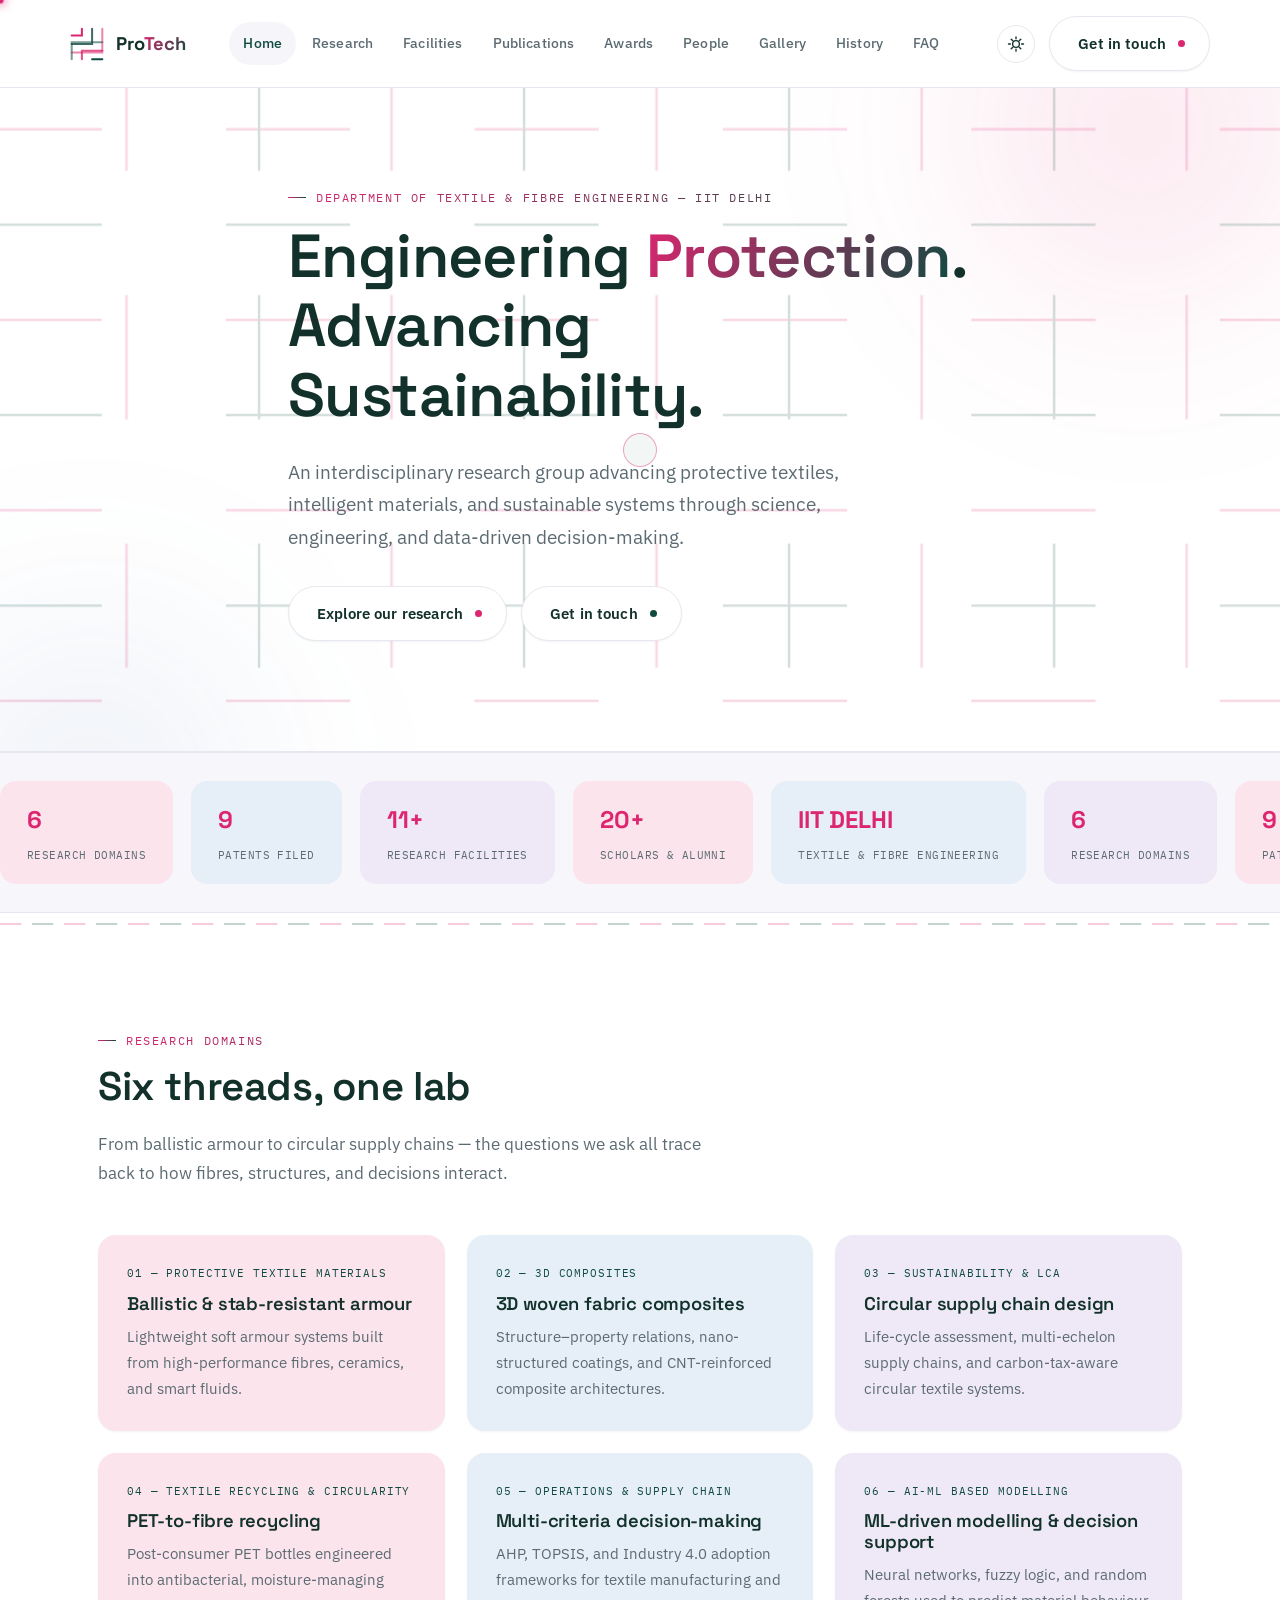
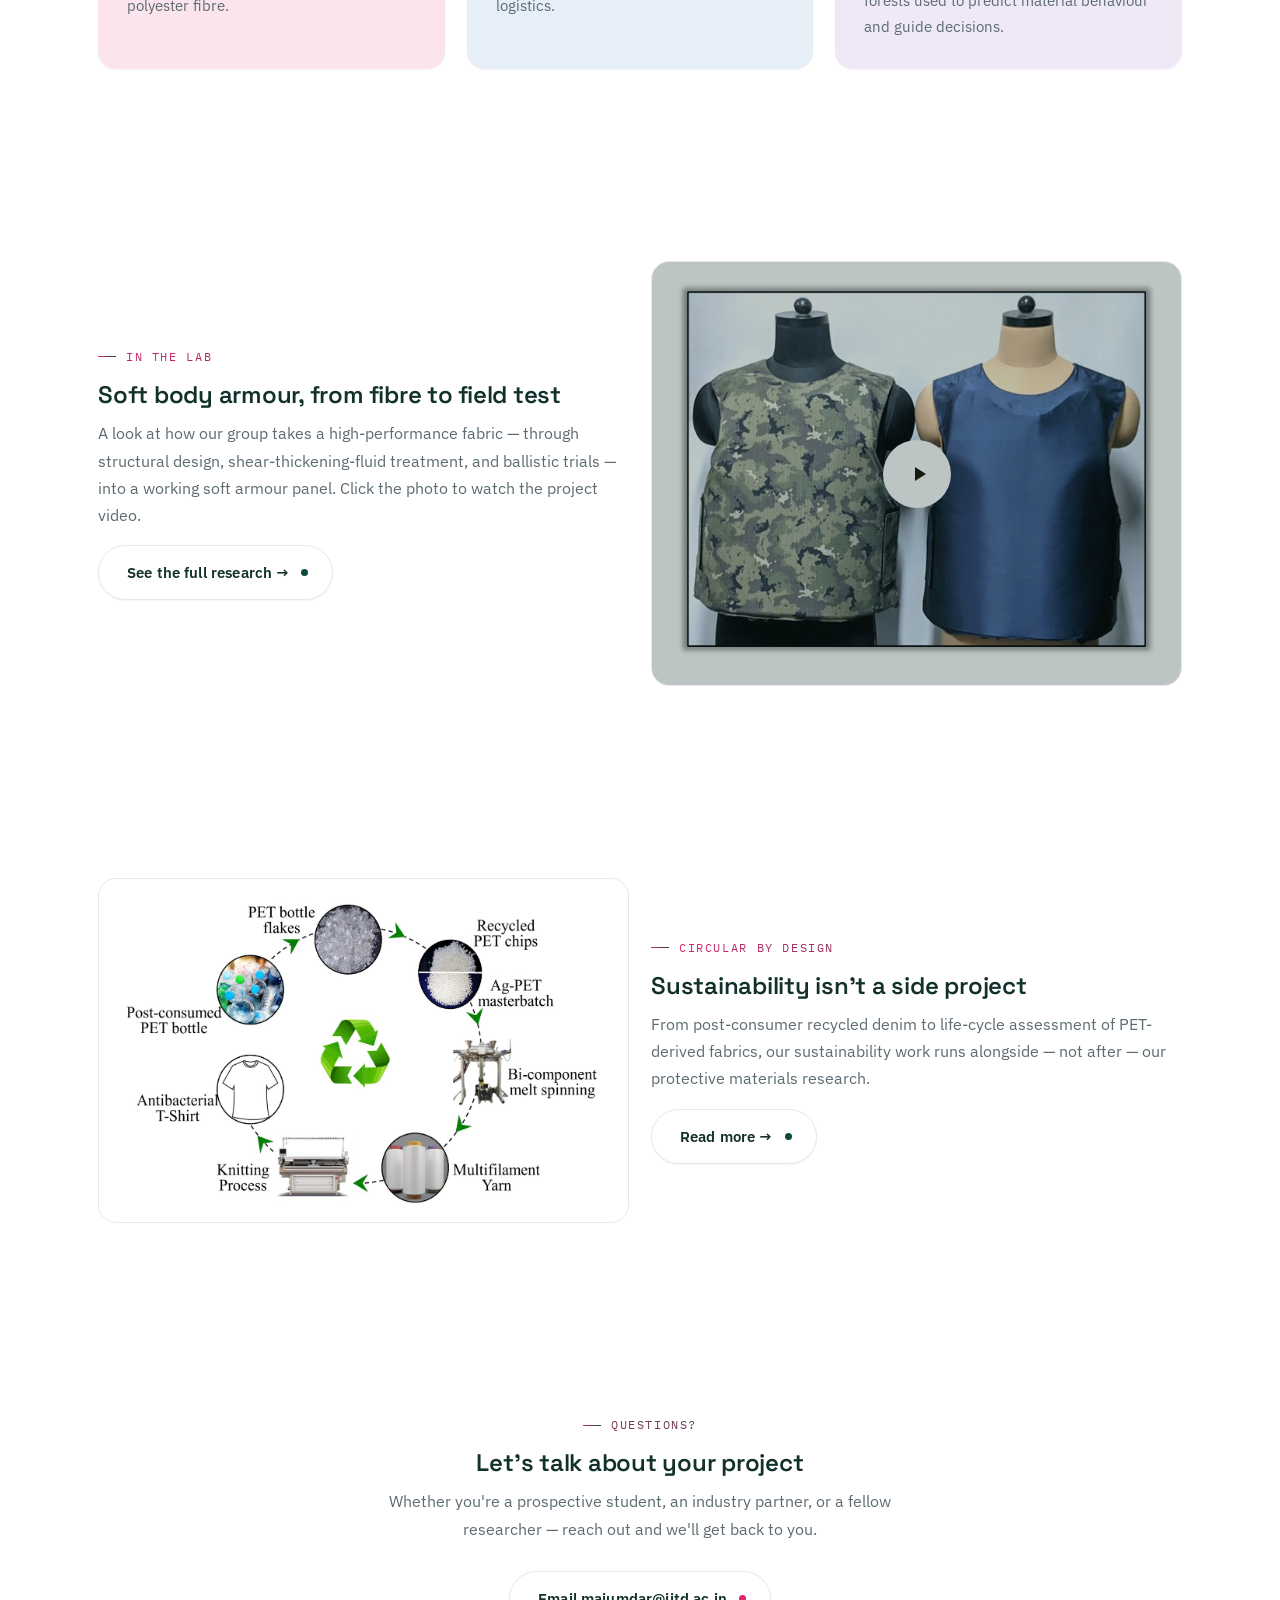
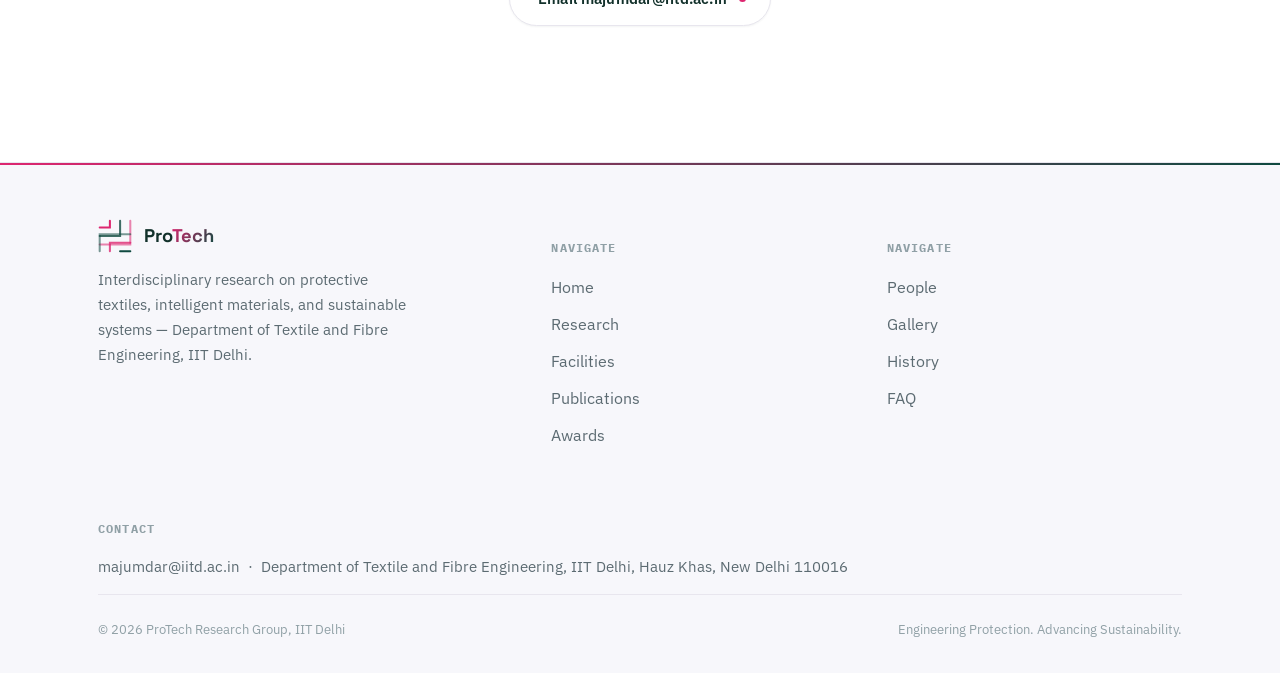
<file: index.html>
<!doctype html>
<html lang="en">
<head>
<meta charset="UTF-8">
<script>(function(){try{var t=localStorage.getItem("protech-theme")||"light";document.documentElement.setAttribute("data-theme",t);}catch(e){document.documentElement.setAttribute("data-theme","light");}})();</script>
<meta name="viewport" content="width=device-width, initial-scale=1.0">
<title>ProTech — Protective Textiles & Advanced Materials | IIT Delhi</title>
<meta name="description" content="ProTech is an interdisciplinary research group at IIT Delhi advancing protective textiles, intelligent materials, and sustainable systems.">
<link rel="stylesheet" href="styles.css">
</head>
<body data-page="home">

<header class="site" id="site-header"></header>

<section class="hero">
  <div class="hero-bg"></div>
  <div class="container hero-inner">
    <div class="eyebrow">Department of Textile &amp; Fibre Engineering — IIT Delhi</div>
    <h1>Engineering <em>Protection</em>.<br>Advancing Sustainability.</h1>
    <p class="lede">An interdisciplinary research group advancing protective textiles, intelligent materials, and sustainable systems through science, engineering, and data-driven decision-making.</p>
    <div class="hero-cta">
      <a class="btn btn-primary" href="research.html">Explore our research</a>
      <a class="btn btn-ghost" href="mailto:majumdar@iitd.ac.in">Get in touch</a>
    </div>
  </div>
</section>

<div class="stat-strip">
  <div class="stat-strip-track" aria-hidden="false">
    <span class="stat-strip-item"><span class="ssi-num">6</span><span class="ssi-lbl">RESEARCH DOMAINS</span></span>
    <span class="stat-strip-item"><span class="ssi-num">9</span><span class="ssi-lbl">PATENTS FILED</span></span>
    <span class="stat-strip-item"><span class="ssi-num">11+</span><span class="ssi-lbl">RESEARCH FACILITIES</span></span>
    <span class="stat-strip-item"><span class="ssi-num">20+</span><span class="ssi-lbl">SCHOLARS &amp; ALUMNI</span></span>
    <span class="stat-strip-item"><span class="ssi-num">IIT DELHI</span><span class="ssi-lbl">TEXTILE &amp; FIBRE ENGINEERING</span></span>
    <span class="stat-strip-item"><span class="ssi-num">6</span><span class="ssi-lbl">RESEARCH DOMAINS</span></span>
    <span class="stat-strip-item"><span class="ssi-num">9</span><span class="ssi-lbl">PATENTS FILED</span></span>
    <span class="stat-strip-item"><span class="ssi-num">11+</span><span class="ssi-lbl">RESEARCH FACILITIES</span></span>
    <span class="stat-strip-item"><span class="ssi-num">20+</span><span class="ssi-lbl">SCHOLARS &amp; ALUMNI</span></span>
    <span class="stat-strip-item"><span class="ssi-num">IIT DELHI</span><span class="ssi-lbl">TEXTILE &amp; FIBRE ENGINEERING</span></span>
  </div>
</div>

<div class="weave-divider"></div>

<section>
  <div class="container">
    <div class="section-head">
      <div class="eyebrow">Research domains</div>
      <h2>Six threads, one lab</h2>
      <p>From ballistic armour to circular supply chains — the questions we ask all trace back to how fibres, structures, and decisions interact.</p>
    </div>
    <div class="grid cols-3">
      <a class="card" href="research.html#protective-textile-materials">
        <span class="tag">01 — Protective Textile Materials</span>
        <h3>Ballistic &amp; stab-resistant armour</h3>
        <p>Lightweight soft armour systems built from high-performance fibres, ceramics, and smart fluids.</p>
      </a>
      <a class="card" href="research.html#3d-fabric-composites">
        <span class="tag">02 — 3D Composites</span>
        <h3>3D woven fabric composites</h3>
        <p>Structure–property relations, nano-structured coatings, and CNT-reinforced composite architectures.</p>
      </a>
      <a class="card" href="research.html#sustainability">
        <span class="tag">03 — Sustainability &amp; LCA</span>
        <h3>Circular supply chain design</h3>
        <p>Life-cycle assessment, multi-echelon supply chains, and carbon-tax-aware circular textile systems.</p>
      </a>
      <a class="card" href="research.html#circularity">
        <span class="tag">04 — Textile Recycling &amp; Circularity</span>
        <h3>PET-to-fibre recycling</h3>
        <p>Post-consumer PET bottles engineered into antibacterial, moisture-managing polyester fibre.</p>
      </a>
      <a class="card" href="research.html#operations">
        <span class="tag">05 — Operations &amp; Supply Chain</span>
        <h3>Multi-criteria decision-making</h3>
        <p>AHP, TOPSIS, and Industry 4.0 adoption frameworks for textile manufacturing and logistics.</p>
      </a>
      <a class="card" href="research.html#mcdm">
        <span class="tag">06 — AI-ML Based Modelling</span>
        <h3>ML-driven modelling &amp; decision support</h3>
        <p>Neural networks, fuzzy logic, and random forests used to predict material behaviour and guide decisions.</p>
      </a>
    </div>
  </div>
</section>

<section class="on-canvas">
  <div class="container">
    <div class="grid cols-2" style="align-items:center;">
      <div>
        <div class="eyebrow on-canvas">In the lab</div>
        <h2>Soft body armour, from fibre to field test</h2>
        <p>A look at how our group takes a high-performance fabric — through structural design, shear-thickening-fluid treatment, and ballistic trials — into a working soft armour panel. Click the photo to watch the project video.</p>
        <a class="btn btn-ghost" href="research.html#protective-textile-materials">See the full research →</a>
      </div>
      <div class="media-diagram video-trigger" data-video-embed="https://drive.google.com/file/d/1mlj1eYfZprWXYEATWUknhIgmf3blxOsn/preview">
        <img src="images/soft-armour-panels.jpg" alt="Soft body armour panels developed by the ProTech group — click to watch the project video">
        <div class="video-play-btn">
          <svg width="24" height="24" viewBox="0 0 24 24" fill="none"><path d="M8 5v14l11-7-11-7z" fill="#191305"/></svg>
        </div>
      </div>
    </div>
  </div>
</section>

<section>
  <div class="container">
    <div class="grid cols-2" style="align-items:center;">
      <div class="media-diagram">
        <img src="images/pet-recycling-flow.jpg" alt="Post-consumer PET bottle recycling flow into antibacterial T-shirts">
      </div>
      <div>
        <div class="eyebrow">Circular by design</div>
        <h2>Sustainability isn't a side project</h2>
        <p>From post-consumer recycled denim to life-cycle assessment of PET-derived fabrics, our sustainability work runs alongside — not after — our protective materials research.</p>
        <a class="btn btn-ghost" href="research.html#sustainability">Read more →</a>
      </div>
    </div>
  </div>
</section>

<section class="on-canvas">
  <div class="container text-center">
    <div class="eyebrow on-canvas" style="justify-content:center;">Questions?</div>
    <h2>Let's talk about your project</h2>
    <p style="max-width:520px;margin:0 auto 28px;">Whether you're a prospective student, an industry partner, or a fellow researcher — reach out and we'll get back to you.</p>
    <a class="btn btn-primary" href="mailto:majumdar@iitd.ac.in">Email majumdar@iitd.ac.in</a>
  </div>
</section>

<footer class="site" id="site-footer"></footer>

<script src="script.js"></script>
</body>
</html>
</file>
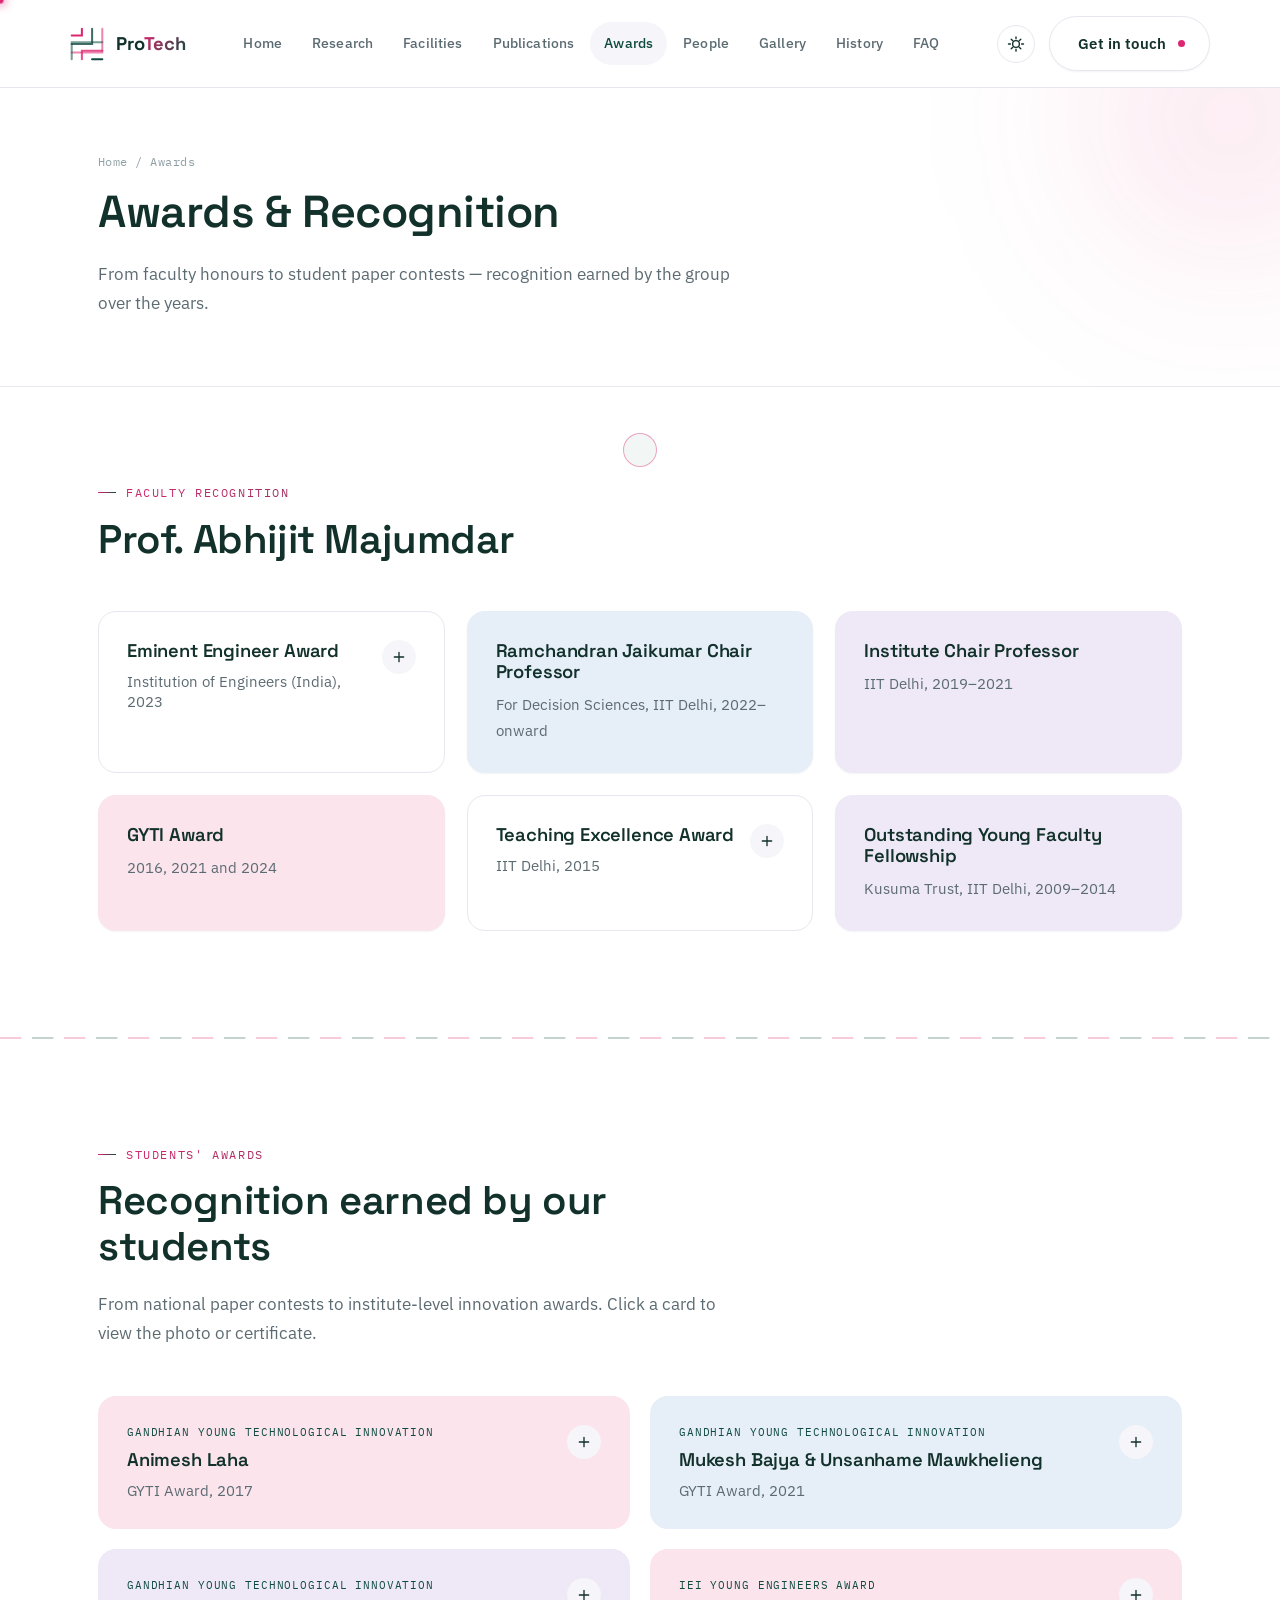
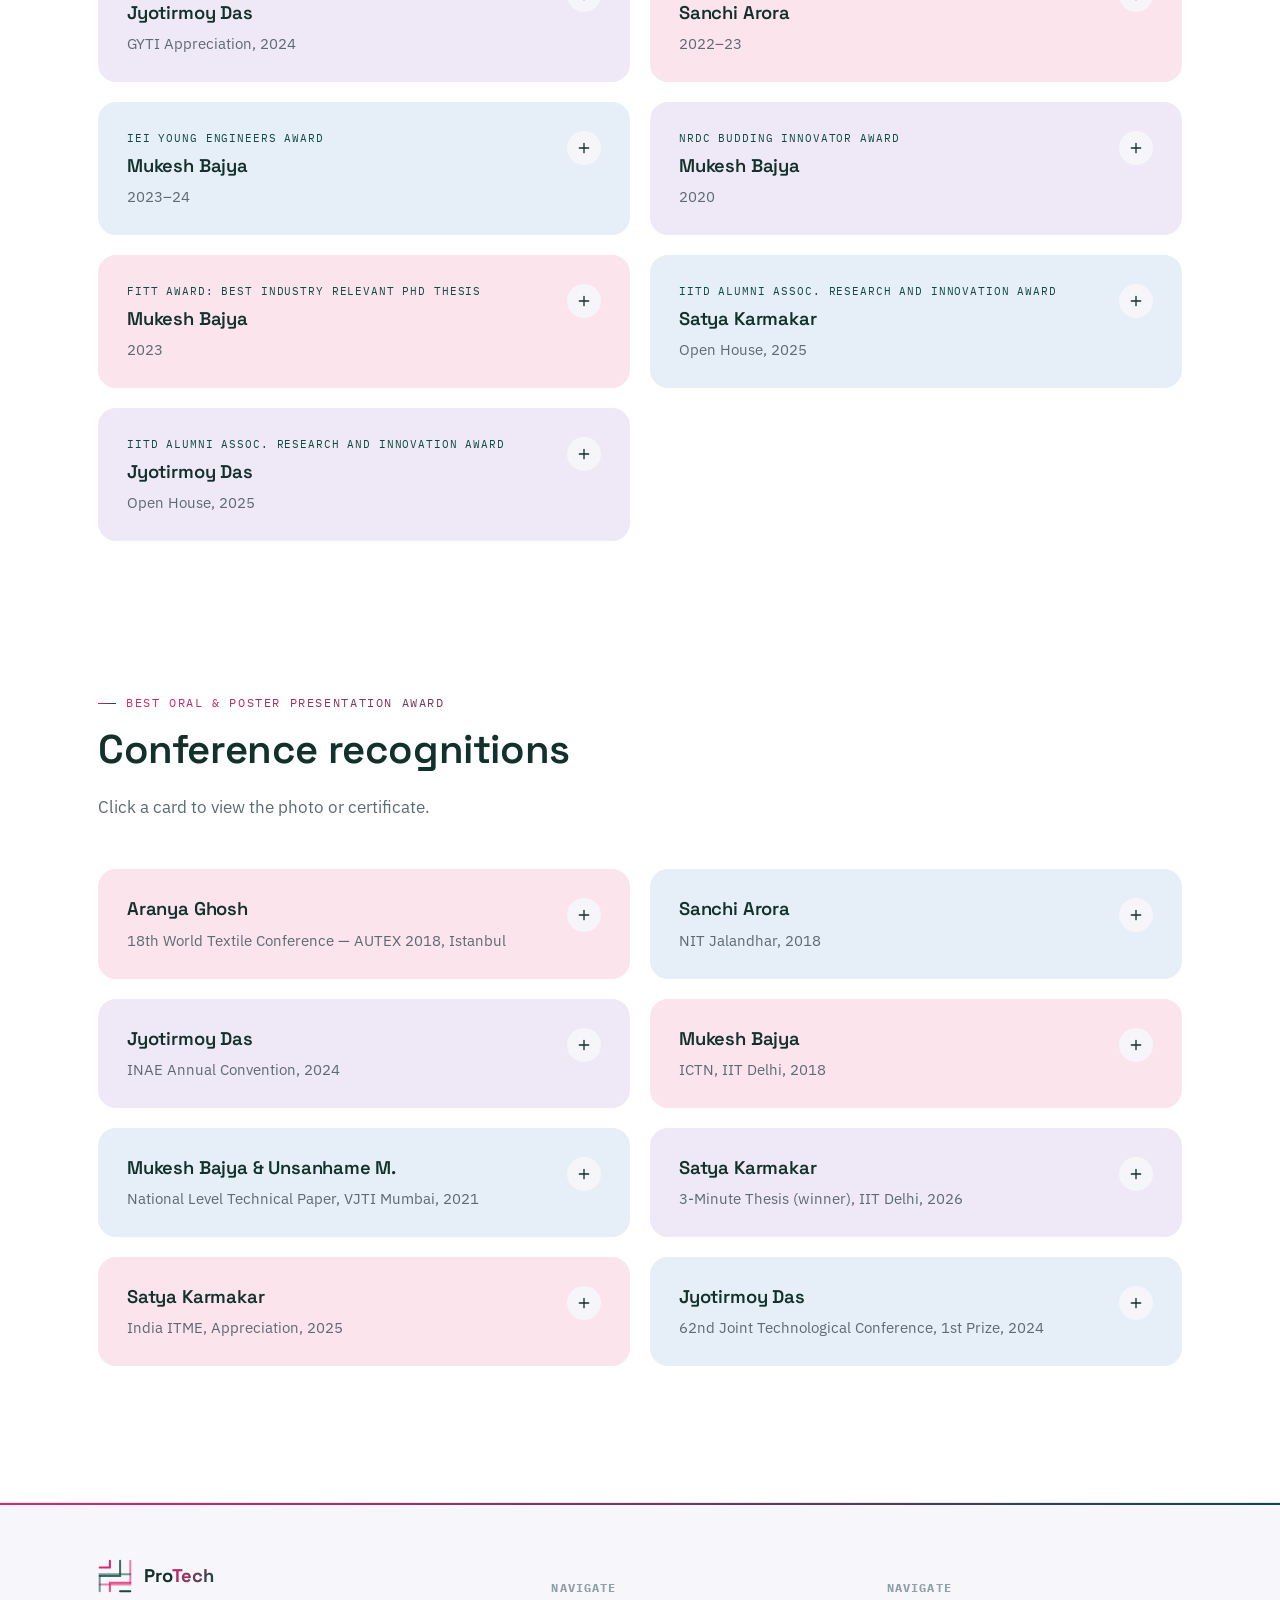
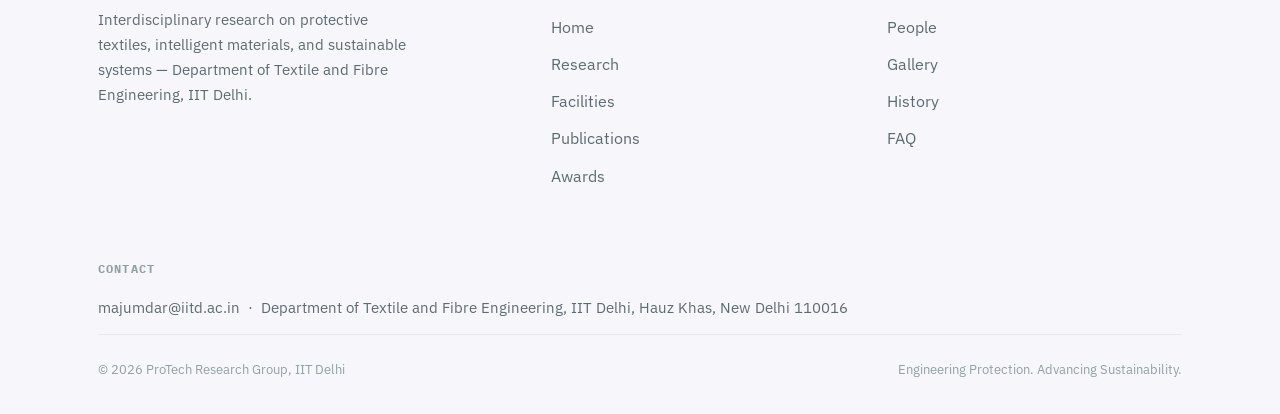
<file: awards.html>
<!doctype html>
<html lang="en">
<head>
<meta charset="UTF-8">
<script>(function(){try{var t=localStorage.getItem("protech-theme")||"light";document.documentElement.setAttribute("data-theme",t);}catch(e){document.documentElement.setAttribute("data-theme","light");}})();</script>
<meta name="viewport" content="width=device-width, initial-scale=1.0">
<title>Awards — ProTech | IIT Delhi</title>
<meta name="description" content="Awards and recognitions received by the ProTech research group at IIT Delhi.">
<link rel="stylesheet" href="styles.css">
</head>
<body data-page="awards">

<header class="site" id="site-header"></header>

<section class="page-hero">
  <div class="container">
    <div class="crumb"><a href="index.html">Home</a> / Awards</div>
    <h1>Awards &amp; Recognition</h1>
    <p>From faculty honours to student paper contests — recognition earned by the group over the years.</p>
  </div>
</section>

<section>
  <div class="container">
    <div class="section-head">
      <div class="eyebrow">Faculty recognition</div>
      <h2>Prof. Abhijit Majumdar</h2>
    </div>
    <div class="grid cols-3">
      <div class="research-card">
        <button class="research-card-head" type="button">
          <div class="rc-text">
            <h3>Eminent Engineer Award</h3>
            <p>Institution of Engineers (India), 2023</p>
          </div>
          <div class="rc-toggle-icon"><svg width="16" height="16" viewBox="0 0 24 24" fill="none"><path d="M12 5v14M5 12h14" stroke="currentColor" stroke-width="2" stroke-linecap="round"/></svg></div>
        </button>
        <div class="research-card-detail"><div class="research-card-detail-inner">
          <img src="images/awards/eminent-engineer-award.jpg" alt="Prof. Abhijit Majumdar receiving the Eminent Engineer Award, Institution of Engineers (India), 2023" style="width:100%;border-radius:12px;display:block;">
        </div></div>
      </div>
      <div class="card"><h3>Ramchandran Jaikumar Chair Professor</h3><p>For Decision Sciences, IIT Delhi, 2022–onward</p></div>
      <div class="card"><h3>Institute Chair Professor</h3><p>IIT Delhi, 2019–2021</p></div>
      <div class="card"><h3>GYTI Award</h3><p>2016, 2021 and 2024</p></div>
      <div class="research-card">
        <button class="research-card-head" type="button">
          <div class="rc-text">
            <h3>Teaching Excellence Award</h3>
            <p>IIT Delhi, 2015</p>
          </div>
          <div class="rc-toggle-icon"><svg width="16" height="16" viewBox="0 0 24 24" fill="none"><path d="M12 5v14M5 12h14" stroke="currentColor" stroke-width="2" stroke-linecap="round"/></svg></div>
        </button>
        <div class="research-card-detail"><div class="research-card-detail-inner">
          <img src="images/awards/teaching-excellence-award.jpg" alt="Prof. Abhijit Majumdar receiving the Teaching Excellence Award, IIT Delhi, 2015" style="width:100%;border-radius:12px;display:block;">
        </div></div>
      </div>
      <div class="card"><h3>Outstanding Young Faculty Fellowship</h3><p>Kusuma Trust, IIT Delhi, 2009–2014</p></div>
    </div>
  </div>
</section>

<div class="weave-divider"></div>

<section class="on-canvas" style="padding-bottom:56px;">
  <div class="container">
    <div class="section-head">
      <div class="eyebrow on-canvas">Students' Awards</div>
      <h2>Recognition earned by our students</h2>
      <p>From national paper contests to institute-level innovation awards. Click a card to view the photo or certificate.</p>
    </div>
    <div class="research-grid">

      <div class="research-card">
        <button class="research-card-head" type="button">
          <div class="rc-text">
            <span class="tag">Gandhian Young Technological Innovation</span>
            <h3>Animesh Laha</h3>
            <p>GYTI Award, 2017</p>
          </div>
          <div class="rc-toggle-icon"><svg width="16" height="16" viewBox="0 0 24 24" fill="none"><path d="M12 5v14M5 12h14" stroke="currentColor" stroke-width="2" stroke-linecap="round"/></svg></div>
        </button>
        <div class="research-card-detail"><div class="research-card-detail-inner">
          <img src="images/awards/animesh-laha-gyti-2017.jpg" alt="Animesh Laha receiving the GYTI Award, 2017" style="width:100%;border-radius:12px;display:block;">
        </div></div>
      </div>

      <div class="research-card">
        <button class="research-card-head" type="button">
          <div class="rc-text">
            <span class="tag">Gandhian Young Technological Innovation</span>
            <h3>Mukesh Bajya &amp; Unsanhame Mawkhelieng</h3>
            <p>GYTI Award, 2021</p>
          </div>
          <div class="rc-toggle-icon"><svg width="16" height="16" viewBox="0 0 24 24" fill="none"><path d="M12 5v14M5 12h14" stroke="currentColor" stroke-width="2" stroke-linecap="round"/></svg></div>
        </button>
        <div class="research-card-detail"><div class="research-card-detail-inner">
          <img src="images/awards/mukesh-unsanhame-gyti-2021.jpg" alt="GYTI Award trophy, 2021" style="width:100%;border-radius:12px;display:block;">
        </div></div>
      </div>

      <div class="research-card">
        <button class="research-card-head" type="button">
          <div class="rc-text">
            <span class="tag">Gandhian Young Technological Innovation</span>
            <h3>Jyotirmoy Das</h3>
            <p>GYTI Appreciation, 2024</p>
          </div>
          <div class="rc-toggle-icon"><svg width="16" height="16" viewBox="0 0 24 24" fill="none"><path d="M12 5v14M5 12h14" stroke="currentColor" stroke-width="2" stroke-linecap="round"/></svg></div>
        </button>
        <div class="research-card-detail"><div class="research-card-detail-inner">
          <img src="images/awards/jyotirmoy-gyti-appreciation-2024.jpg" alt="Jyotirmoy Das receiving GYTI Appreciation, 2024" style="width:100%;border-radius:12px;display:block;">
        </div></div>
      </div>

      <div class="research-card">
        <button class="research-card-head" type="button">
          <div class="rc-text">
            <span class="tag">IEI Young Engineers Award</span>
            <h3>Sanchi Arora</h3>
            <p>2022–23</p>
          </div>
          <div class="rc-toggle-icon"><svg width="16" height="16" viewBox="0 0 24 24" fill="none"><path d="M12 5v14M5 12h14" stroke="currentColor" stroke-width="2" stroke-linecap="round"/></svg></div>
        </button>
        <div class="research-card-detail"><div class="research-card-detail-inner">
          <img src="images/awards/sanchi-arora-iei-2022.jpg" alt="Sanchi Arora receiving IEI Young Engineers Award, 2022-23" style="width:100%;border-radius:12px;display:block;">
        </div></div>
      </div>

      <div class="research-card">
        <button class="research-card-head" type="button">
          <div class="rc-text">
            <span class="tag">IEI Young Engineers Award</span>
            <h3>Mukesh Bajya</h3>
            <p>2023–24</p>
          </div>
          <div class="rc-toggle-icon"><svg width="16" height="16" viewBox="0 0 24 24" fill="none"><path d="M12 5v14M5 12h14" stroke="currentColor" stroke-width="2" stroke-linecap="round"/></svg></div>
        </button>
        <div class="research-card-detail"><div class="research-card-detail-inner">
          <img src="images/awards/mukesh-bajya-iei-2023.jpg" alt="Mukesh Bajya receiving IEI Young Engineers Award, 2023-24" style="width:100%;border-radius:12px;display:block;">
        </div></div>
      </div>

      <div class="research-card">
        <button class="research-card-head" type="button">
          <div class="rc-text">
            <span class="tag">NRDC Budding Innovator Award</span>
            <h3>Mukesh Bajya</h3>
            <p>2020</p>
          </div>
          <div class="rc-toggle-icon"><svg width="16" height="16" viewBox="0 0 24 24" fill="none"><path d="M12 5v14M5 12h14" stroke="currentColor" stroke-width="2" stroke-linecap="round"/></svg></div>
        </button>
        <div class="research-card-detail"><div class="research-card-detail-inner">
          <img src="images/awards/nrdc-mukesh-bajya-2020-cert.jpg" alt="NRDC Budding Innovator Award certificate, Mukesh Bajya, 2020" style="width:100%;border-radius:12px;display:block;">
        </div></div>
      </div>

      <div class="research-card">
        <button class="research-card-head" type="button">
          <div class="rc-text">
            <span class="tag">FITT Award: Best Industry Relevant PhD Thesis</span>
            <h3>Mukesh Bajya</h3>
            <p>2023</p>
          </div>
          <div class="rc-toggle-icon"><svg width="16" height="16" viewBox="0 0 24 24" fill="none"><path d="M12 5v14M5 12h14" stroke="currentColor" stroke-width="2" stroke-linecap="round"/></svg></div>
        </button>
        <div class="research-card-detail"><div class="research-card-detail-inner">
          <img src="images/awards/fitt-mukesh-bajya-2023-cert.jpg" alt="FITT Award for Best Industry Relevant PhD Thesis certificate, Mukesh Bajya, 2023" style="width:100%;border-radius:12px;display:block;">
        </div></div>
      </div>

      <div class="research-card">
        <button class="research-card-head" type="button">
          <div class="rc-text">
            <span class="tag">IITD Alumni Assoc. Research and Innovation Award</span>
            <h3>Satya Karmakar</h3>
            <p>Open House, 2025</p>
          </div>
          <div class="rc-toggle-icon"><svg width="16" height="16" viewBox="0 0 24 24" fill="none"><path d="M12 5v14M5 12h14" stroke="currentColor" stroke-width="2" stroke-linecap="round"/></svg></div>
        </button>
        <div class="research-card-detail"><div class="research-card-detail-inner">
          <img src="images/awards/satya-karmakar-openhouse-2025.jpg" alt="Satya Karmakar receiving IITD Alumni Association Research and Innovation Award, Open House 2025" style="width:100%;border-radius:12px;display:block;">
        </div></div>
      </div>

      <div class="research-card">
        <button class="research-card-head" type="button">
          <div class="rc-text">
            <span class="tag">IITD Alumni Assoc. Research and Innovation Award</span>
            <h3>Jyotirmoy Das</h3>
            <p>Open House, 2025</p>
          </div>
          <div class="rc-toggle-icon"><svg width="16" height="16" viewBox="0 0 24 24" fill="none"><path d="M12 5v14M5 12h14" stroke="currentColor" stroke-width="2" stroke-linecap="round"/></svg></div>
        </button>
        <div class="research-card-detail"><div class="research-card-detail-inner">
          <img src="images/awards/jyotirmoy-das-openhouse-2025.jpg" alt="Jyotirmoy Das receiving IITD Alumni Association Research and Innovation Award, Open House 2025" style="width:100%;border-radius:12px;display:block;">
        </div></div>
      </div>

    </div>
  </div>
</section>

<section>
  <div class="container">
    <div class="section-head">
      <div class="eyebrow">Best Oral &amp; Poster Presentation Award</div>
      <h2>Conference recognitions</h2>
      <p>Click a card to view the photo or certificate.</p>
    </div>
    <div class="research-grid">

      <div class="research-card">
        <button class="research-card-head" type="button">
          <div class="rc-text">
            <h3>Aranya Ghosh</h3>
            <p>18th World Textile Conference — AUTEX 2018, Istanbul</p>
          </div>
          <div class="rc-toggle-icon"><svg width="16" height="16" viewBox="0 0 24 24" fill="none"><path d="M12 5v14M5 12h14" stroke="currentColor" stroke-width="2" stroke-linecap="round"/></svg></div>
        </button>
        <div class="research-card-detail"><div class="research-card-detail-inner">
          <img src="images/awards/aranya-ghosh-autex-2018.jpg" alt="Aranya Ghosh at AUTEX World Textile Conference 2018, Istanbul" style="width:100%;border-radius:12px;display:block;">
        </div></div>
      </div>

      <div class="research-card">
        <button class="research-card-head" type="button">
          <div class="rc-text">
            <h3>Sanchi Arora</h3>
            <p>NIT Jalandhar, 2018</p>
          </div>
          <div class="rc-toggle-icon"><svg width="16" height="16" viewBox="0 0 24 24" fill="none"><path d="M12 5v14M5 12h14" stroke="currentColor" stroke-width="2" stroke-linecap="round"/></svg></div>
        </button>
        <div class="research-card-detail"><div class="research-card-detail-inner">
          <img src="images/awards/sanchi-arora-nit-jalandhar-2018.jpg" alt="Sanchi Arora presentation award, NIT Jalandhar, 2018" style="width:100%;border-radius:12px;display:block;">
        </div></div>
      </div>

      <div class="research-card">
        <button class="research-card-head" type="button">
          <div class="rc-text">
            <h3>Jyotirmoy Das</h3>
            <p>INAE Annual Convention, 2024</p>
          </div>
          <div class="rc-toggle-icon"><svg width="16" height="16" viewBox="0 0 24 24" fill="none"><path d="M12 5v14M5 12h14" stroke="currentColor" stroke-width="2" stroke-linecap="round"/></svg></div>
        </button>
        <div class="research-card-detail"><div class="research-card-detail-inner">
          <img src="images/awards/jyotirmoy-inae-2024.jpg" alt="Jyotirmoy Das at INAE Annual Convention, 2024" style="width:100%;border-radius:12px;display:block;">
        </div></div>
      </div>

      <div class="research-card">
        <button class="research-card-head" type="button">
          <div class="rc-text">
            <h3>Mukesh Bajya</h3>
            <p>ICTN, IIT Delhi, 2018</p>
          </div>
          <div class="rc-toggle-icon"><svg width="16" height="16" viewBox="0 0 24 24" fill="none"><path d="M12 5v14M5 12h14" stroke="currentColor" stroke-width="2" stroke-linecap="round"/></svg></div>
        </button>
        <div class="research-card-detail"><div class="research-card-detail-inner">
          <img src="images/awards/mukesh-bajya-ictn-2018.jpg" alt="Mukesh Bajya at ICTN, IIT Delhi, 2018" style="width:100%;border-radius:12px;display:block;">
        </div></div>
      </div>

      <div class="research-card">
        <button class="research-card-head" type="button">
          <div class="rc-text">
            <h3>Mukesh Bajya &amp; Unsanhame M.</h3>
            <p>National Level Technical Paper, VJTI Mumbai, 2021</p>
          </div>
          <div class="rc-toggle-icon"><svg width="16" height="16" viewBox="0 0 24 24" fill="none"><path d="M12 5v14M5 12h14" stroke="currentColor" stroke-width="2" stroke-linecap="round"/></svg></div>
        </button>
        <div class="research-card-detail"><div class="research-card-detail-inner">
          <img src="images/awards/mukesh-unsanhame-vjti-cert-2021.jpg" alt="National Level Technical Paper certificate, VJTI Mumbai, 2021" style="width:100%;border-radius:12px;display:block;">
        </div></div>
      </div>

      <div class="research-card">
        <button class="research-card-head" type="button">
          <div class="rc-text">
            <h3>Satya Karmakar</h3>
            <p>3-Minute Thesis (winner), IIT Delhi, 2026</p>
          </div>
          <div class="rc-toggle-icon"><svg width="16" height="16" viewBox="0 0 24 24" fill="none"><path d="M12 5v14M5 12h14" stroke="currentColor" stroke-width="2" stroke-linecap="round"/></svg></div>
        </button>
        <div class="research-card-detail"><div class="research-card-detail-inner">
          <img src="images/awards/satya-karmakar-3mt-2026.jpg" alt="Satya Karmakar, 3-Minute Thesis winner, IIT Delhi, 2026" style="width:100%;border-radius:12px;display:block;">
        </div></div>
      </div>

      <div class="research-card">
        <button class="research-card-head" type="button">
          <div class="rc-text">
            <h3>Satya Karmakar</h3>
            <p>India ITME, Appreciation, 2025</p>
          </div>
          <div class="rc-toggle-icon"><svg width="16" height="16" viewBox="0 0 24 24" fill="none"><path d="M12 5v14M5 12h14" stroke="currentColor" stroke-width="2" stroke-linecap="round"/></svg></div>
        </button>
        <div class="research-card-detail"><div class="research-card-detail-inner">
          <img src="images/awards/satya-karmakar-itme-2025-cert.jpg" alt="India ITME Appreciation certificate, Satya Karmakar, 2025" style="width:100%;border-radius:12px;display:block;">
        </div></div>
      </div>

      <div class="research-card">
        <button class="research-card-head" type="button">
          <div class="rc-text">
            <h3>Jyotirmoy Das</h3>
            <p>62nd Joint Technological Conference, 1st Prize, 2024</p>
          </div>
          <div class="rc-toggle-icon"><svg width="16" height="16" viewBox="0 0 24 24" fill="none"><path d="M12 5v14M5 12h14" stroke="currentColor" stroke-width="2" stroke-linecap="round"/></svg></div>
        </button>
        <div class="research-card-detail"><div class="research-card-detail-inner">
          <img src="images/awards/jyotirmoy-das-jtc-2024.jpg" alt="Jyotirmoy Das receiving 1st Prize at the 62nd Joint Technological Conference, 2024" style="width:100%;border-radius:12px;display:block;">
        </div></div>
      </div>

    </div>
  </div>
</section>

<footer class="site" id="site-footer"></footer>
<script src="script.js"></script>
</body>
</html>
</file>
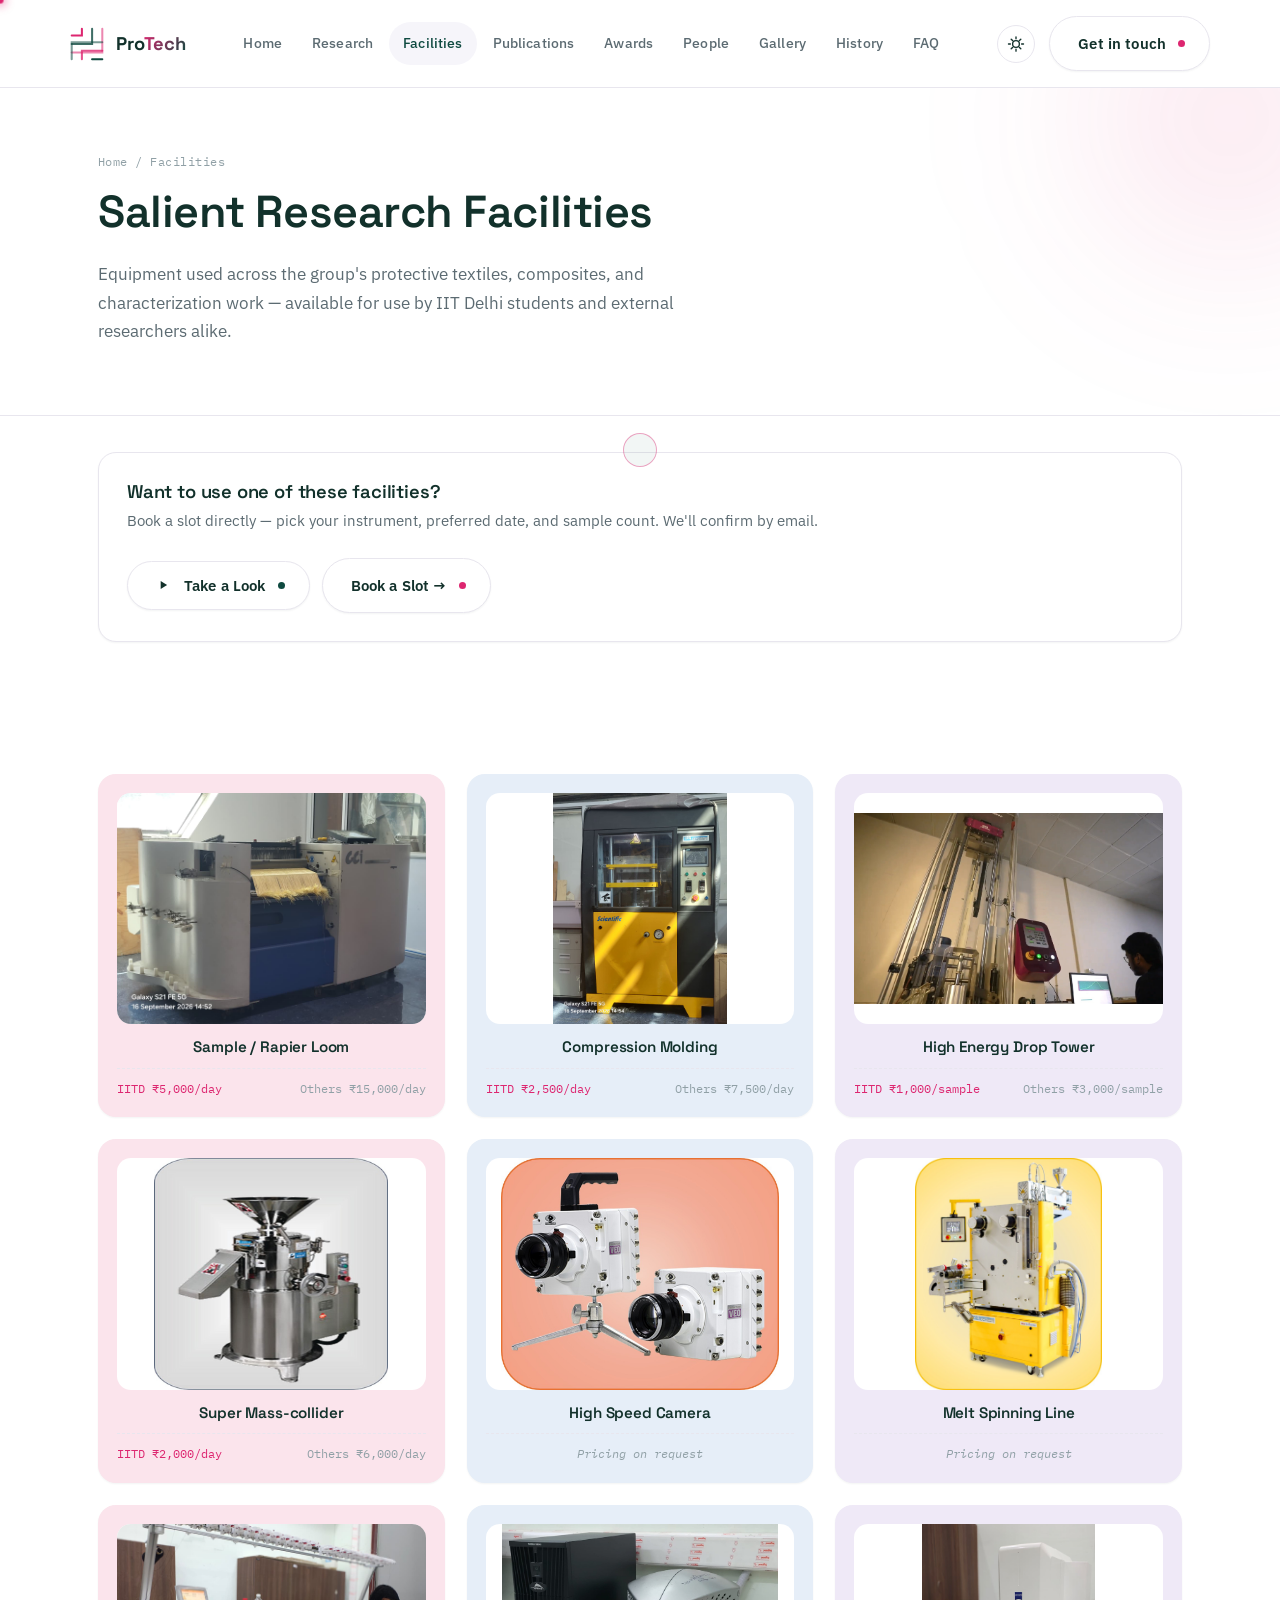
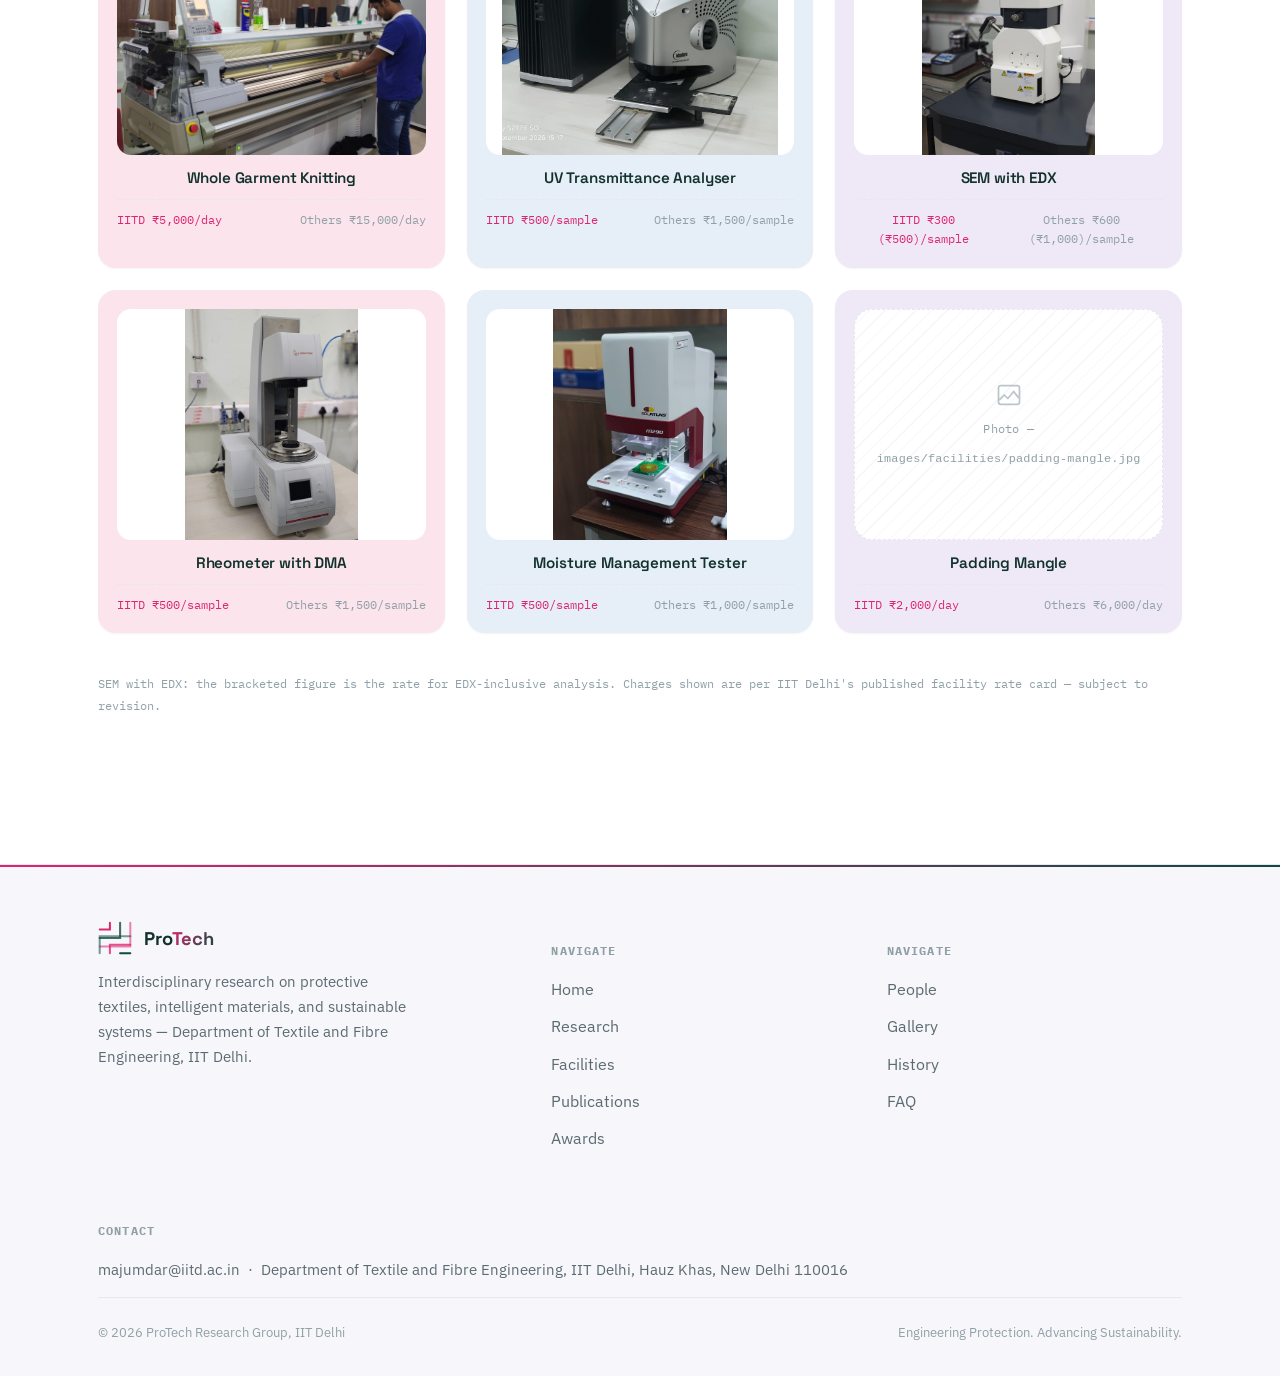
<file: facilities.html>
<!doctype html>
<html lang="en">
<head>
<meta charset="UTF-8">
<script>(function(){try{var t=localStorage.getItem("protech-theme")||"light";document.documentElement.setAttribute("data-theme",t);}catch(e){document.documentElement.setAttribute("data-theme","light");}})();</script>
<meta name="viewport" content="width=device-width, initial-scale=1.0">
<title>Facilities — ProTech | IIT Delhi</title>
<meta name="description" content="Salient research facilities of the ProTech research group at IIT Delhi, with testing charges and slot booking.">
<link rel="stylesheet" href="styles.css">
</head>
<body data-page="facilities">

<header class="site" id="site-header"></header>

<section class="page-hero">
  <div class="container">
    <div class="crumb"><a href="index.html">Home</a> / Facilities</div>
    <h1>Salient Research Facilities</h1>
    <p>Equipment used across the group's protective textiles, composites, and characterization work — available for use by IIT Delhi students and external researchers alike.</p>
  </div>
</section>

<section class="on-canvas" style="padding-top:36px; padding-bottom:36px;">
  <div class="container">
    <div class="card" style="display:flex; align-items:center; justify-content:space-between; gap:24px; flex-wrap:wrap;">
      <div>
        <h3 style="margin-bottom:6px;">Want to use one of these facilities?</h3>
        <p class="mb-0">Book a slot directly — pick your instrument, preferred date, and sample count. We'll confirm by email.</p>
      </div>
      <div style="display:flex; align-items:center; gap:12px; flex-wrap:wrap;">
        <button class="btn btn-ghost" type="button" data-video-embed="https://drive.google.com/file/d/19EtuZwyahsWon2BTO5vkOph_rOnhJoF-/preview">
          <svg width="14" height="14" viewBox="0 0 24 24" fill="none" style="margin-right:2px;"><path d="M8 5v14l11-7-11-7z" fill="currentColor"/></svg>
          Take a Look
        </button>
        <a class="btn btn-primary" href="https://forms.gle/FyxcbudHUdfGGEPPA" target="_blank" rel="noopener" id="bookSlotBtn">Book a Slot →</a>
      </div>
    </div>
  </div>
</section>

<section>
  <div class="container">
    <div class="grid cols-3">

      <div class="card facility-card">
        <div class="facility-photo"><img src="images/facilities/rapier-loom.jpg" alt="Rapier / Sample Loom"></div>
        <h3>Sample / Rapier Loom</h3>
        <div class="price-tag"><span>IITD ₹5,000/day</span><span>Others ₹15,000/day</span></div>
      </div>
      <div class="card facility-card">
        <div class="facility-photo"><img src="images/facilities/compression-molding.jpg" alt="Compression Molding"></div>
        <h3>Compression Molding</h3>
        <div class="price-tag"><span>IITD ₹2,500/day</span><span>Others ₹7,500/day</span></div>
      </div>
      <div class="card facility-card">
        <div class="facility-photo"><img src="images/facilities/drop-tower-impact.jpg" alt="High Energy Drop Tower"></div>
        <h3>High Energy Drop Tower</h3>
        <div class="price-tag"><span>IITD ₹1,000/sample</span><span>Others ₹3,000/sample</span></div>
      </div>

      <div class="card facility-card">
        <div class="facility-photo"><img src="images/facilities/super-mass-collider.jpg" alt="Super Mass-collider"></div>
        <h3>Super Mass-collider</h3>
        <div class="price-tag"><span>IITD ₹2,000/day</span><span>Others ₹6,000/day</span></div>
      </div>
      <div class="card facility-card">
        <div class="facility-photo"><img src="images/facilities/high-speed-camera.jpg" alt="High Speed Camera"></div>
        <h3>High Speed Camera</h3>
        <div class="price-tag price-tbd">Pricing on request</div>
      </div>
      <div class="card facility-card">
        <div class="facility-photo"><img src="images/facilities/melt-spinning-line.jpg" alt="Melt Spinning Line"></div>
        <h3>Melt Spinning Line</h3>
        <div class="price-tag price-tbd">Pricing on request</div>
      </div>

      <div class="card facility-card">
        <div class="facility-photo"><img src="images/facilities/whole-garment-knitting.jpg" alt="Whole Garment Knitting"></div>
        <h3>Whole Garment Knitting</h3>
        <div class="price-tag"><span>IITD ₹5,000/day</span><span>Others ₹15,000/day</span></div>
      </div>
      <div class="card facility-card">
        <div class="facility-photo"><img src="images/facilities/uv-transmittance-tester.jpg" alt="UV Transmittance Tester"></div>
        <h3>UV Transmittance Analyser</h3>
        <div class="price-tag"><span>IITD ₹500/sample</span><span>Others ₹1,500/sample</span></div>
      </div>
      <div class="card facility-card">
        <div class="facility-photo"><img src="images/facilities/sem-with-edx.jpg" alt="SEM with EDX"></div>
        <h3>SEM with EDX</h3>
        <div class="price-tag"><span>IITD ₹300 (₹500)/sample</span><span>Others ₹600 (₹1,000)/sample</span></div>
      </div>

      <div class="card facility-card">
        <div class="facility-photo"><img src="images/facilities/rheometer-dma.jpg" alt="Rheometer with DMA"></div>
        <h3>Rheometer with DMA</h3>
        <div class="price-tag"><span>IITD ₹500/sample</span><span>Others ₹1,500/sample</span></div>
      </div>
      <div class="card facility-card">
        <div class="facility-photo"><img src="images/facilities/moisture-management-tester.jpg" alt="Moisture Management Tester"></div>
        <h3>Moisture Management Tester</h3>
        <div class="price-tag"><span>IITD ₹500/sample</span><span>Others ₹1,000/sample</span></div>
      </div>
      <div class="card facility-card">
        <div class="media-placeholder facility-photo" style="aspect-ratio:4/3;"><svg viewBox="0 0 24 24" fill="none"><path d="M4 16l4-4 3 3 5-6 4 5" stroke="currentColor" stroke-width="1.5" stroke-linejoin="round" stroke-linecap="round"/><rect x="3" y="4" width="18" height="16" rx="2" stroke="currentColor" stroke-width="1.5"/></svg>Photo — <code>images/facilities/padding-mangle.jpg</code></div>
        <h3>Padding Mangle</h3>
        <div class="price-tag"><span>IITD ₹2,000/day</span><span>Others ₹6,000/day</span></div>
      </div>

    </div>

    <p style="font-family:var(--mono); font-size:.78rem; color:var(--ink-dim-2); margin-top:40px;">SEM with EDX: the bracketed figure is the rate for EDX-inclusive analysis. Charges shown are per IIT Delhi's published facility rate card — subject to revision.</p>
  </div>
</section>

<footer class="site" id="site-footer"></footer>
<script src="script.js"></script>
</body>
</html>
</file>
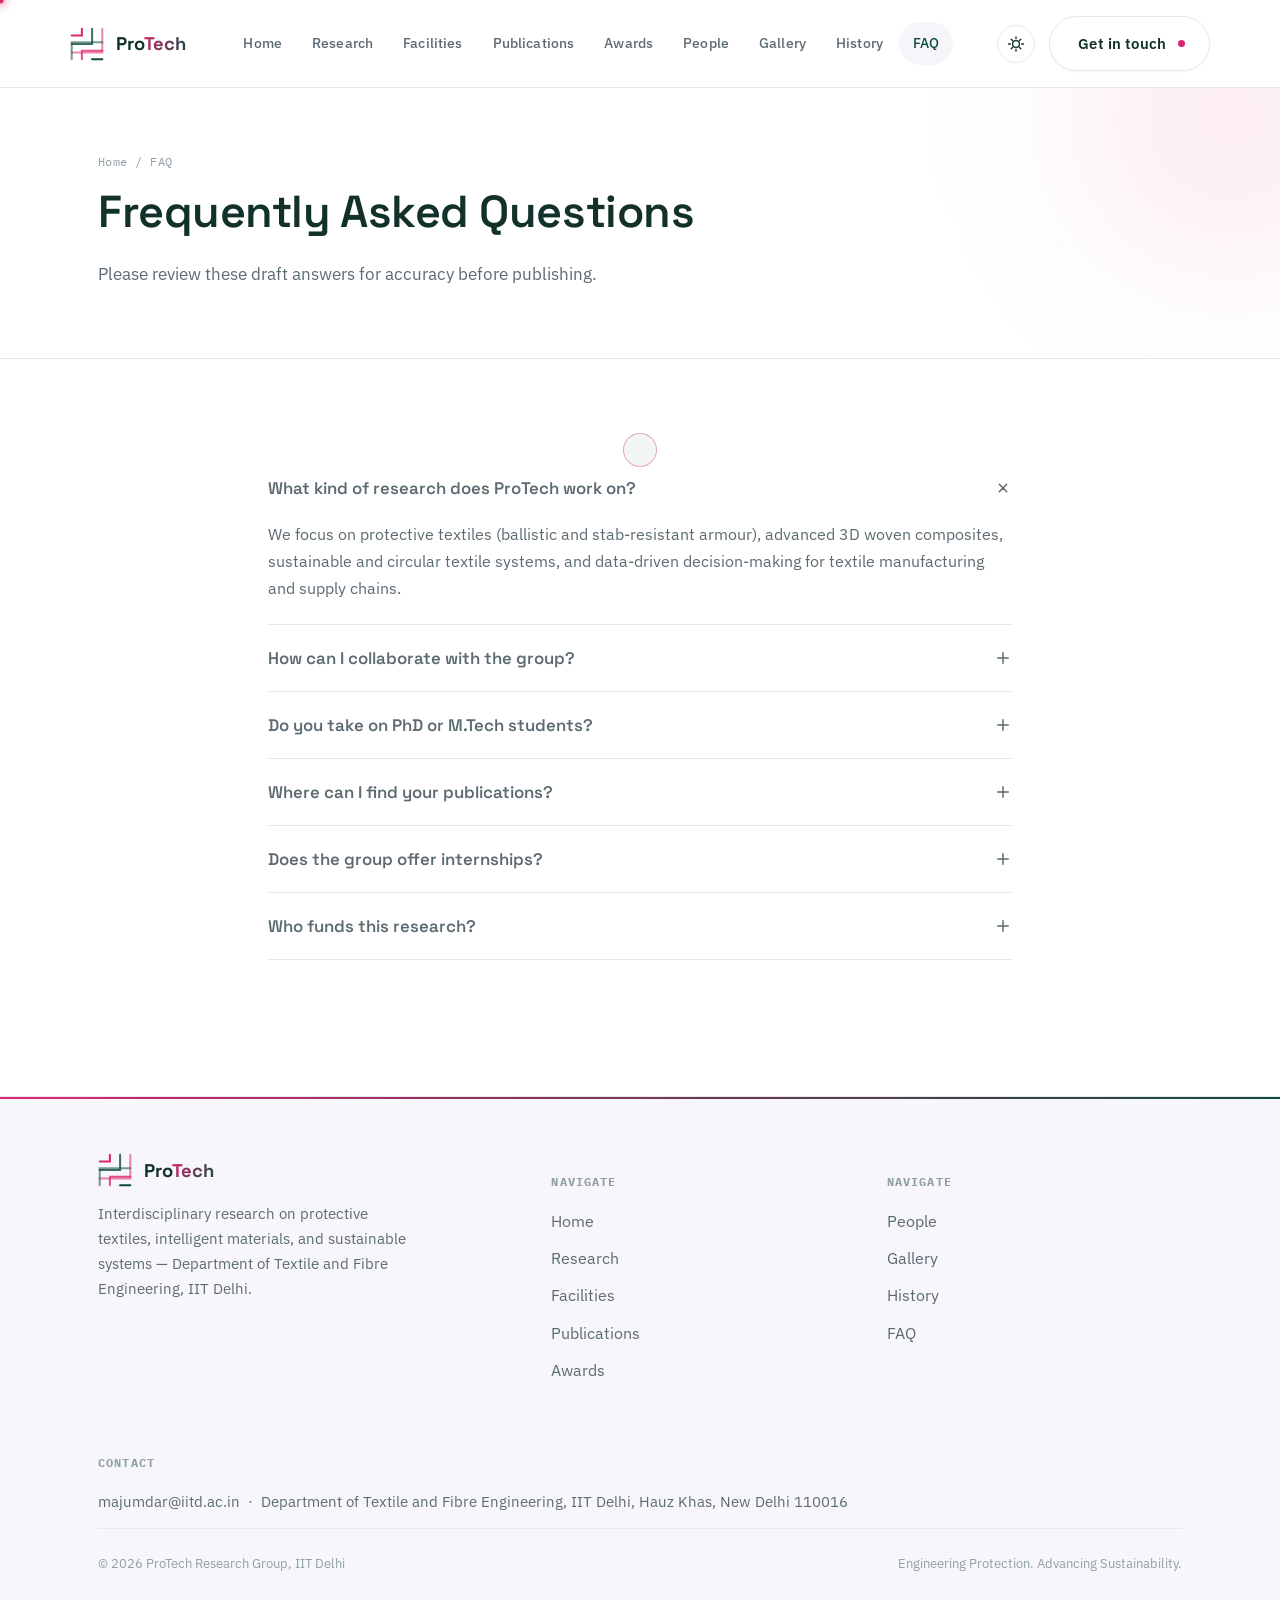
<file: faq.html>
<!doctype html>
<html lang="en">
<head>
<meta charset="UTF-8">
<script>(function(){try{var t=localStorage.getItem("protech-theme")||"light";document.documentElement.setAttribute("data-theme",t);}catch(e){document.documentElement.setAttribute("data-theme","light");}})();</script>
<meta name="viewport" content="width=device-width, initial-scale=1.0">
<title>FAQ — ProTech | IIT Delhi</title>
<meta name="description" content="Frequently asked questions about the ProTech research group at IIT Delhi.">
<link rel="stylesheet" href="styles.css">
</head>
<body data-page="faq">

<header class="site" id="site-header"></header>

<section class="page-hero">
  <div class="container">
    <div class="crumb"><a href="index.html">Home</a> / FAQ</div>
    <h1>Frequently Asked Questions</h1>
    <p>Please review these draft answers for accuracy before publishing.</p>
  </div>
</section>

<section>
  <div class="container" style="max-width:800px;">
    <div class="accordion">

      <div class="accordion-item open">
        <button class="accordion-btn">What kind of research does ProTech work on?
          <svg class="accordion-icon" viewBox="0 0 24 24" fill="none"><path d="M12 5v14M5 12h14" stroke="currentColor" stroke-width="2" stroke-linecap="round"/></svg>
        </button>
        <div class="accordion-panel"><div>We focus on protective textiles (ballistic and stab-resistant armour), advanced 3D woven composites, sustainable and circular textile systems, and data-driven decision-making for textile manufacturing and supply chains.</div></div>
      </div>

      <div class="accordion-item">
        <button class="accordion-btn">How can I collaborate with the group?
          <svg class="accordion-icon" viewBox="0 0 24 24" fill="none"><path d="M12 5v14M5 12h14" stroke="currentColor" stroke-width="2" stroke-linecap="round"/></svg>
        </button>
        <div class="accordion-panel"><div>We welcome collaborations with industry, government agencies (including DRDO), and academic partners. Reach out via email to discuss a potential project.</div></div>
      </div>

      <div class="accordion-item">
        <button class="accordion-btn">Do you take on PhD or M.Tech students?
          <svg class="accordion-icon" viewBox="0 0 24 24" fill="none"><path d="M12 5v14M5 12h14" stroke="currentColor" stroke-width="2" stroke-linecap="round"/></svg>
        </button>
        <div class="accordion-panel"><div>Yes — we regularly host PhD scholars and M.Tech students interested in textile engineering, protective materials, or operations research. See the People page for how to get in touch.</div></div>
      </div>

      <div class="accordion-item">
        <button class="accordion-btn">Where can I find your publications?
          <svg class="accordion-icon" viewBox="0 0 24 24" fill="none"><path d="M12 5v14M5 12h14" stroke="currentColor" stroke-width="2" stroke-linecap="round"/></svg>
        </button>
        <div class="accordion-panel"><div>See our <a href="publications.html" style="text-decoration:underline;">Publications page</a>, or Prof. Majumdar's Google Scholar profile for the complete list.</div></div>
      </div>

      <div class="accordion-item">
        <button class="accordion-btn">Does the group offer internships?
          <svg class="accordion-icon" viewBox="0 0 24 24" fill="none"><path d="M12 5v14M5 12h14" stroke="currentColor" stroke-width="2" stroke-linecap="round"/></svg>
        </button>
        <div class="accordion-panel"><div>We offer internships during the summer and winter breaks. Please feel free to send us your project details and CV.</div></div>
      </div>

      <div class="accordion-item">
        <button class="accordion-btn">Who funds this research?
          <svg class="accordion-icon" viewBox="0 0 24 24" fill="none"><path d="M12 5v14M5 12h14" stroke="currentColor" stroke-width="2" stroke-linecap="round"/></svg>
        </button>
        <div class="accordion-panel"><div>Our work has been supported by agencies including DRDO, DST, SERB, and CSIR, among others.</div></div>
      </div>

    </div>
  </div>
</section>

<footer class="site" id="site-footer"></footer>
<script src="script.js"></script>
</body>
</html>
</file>
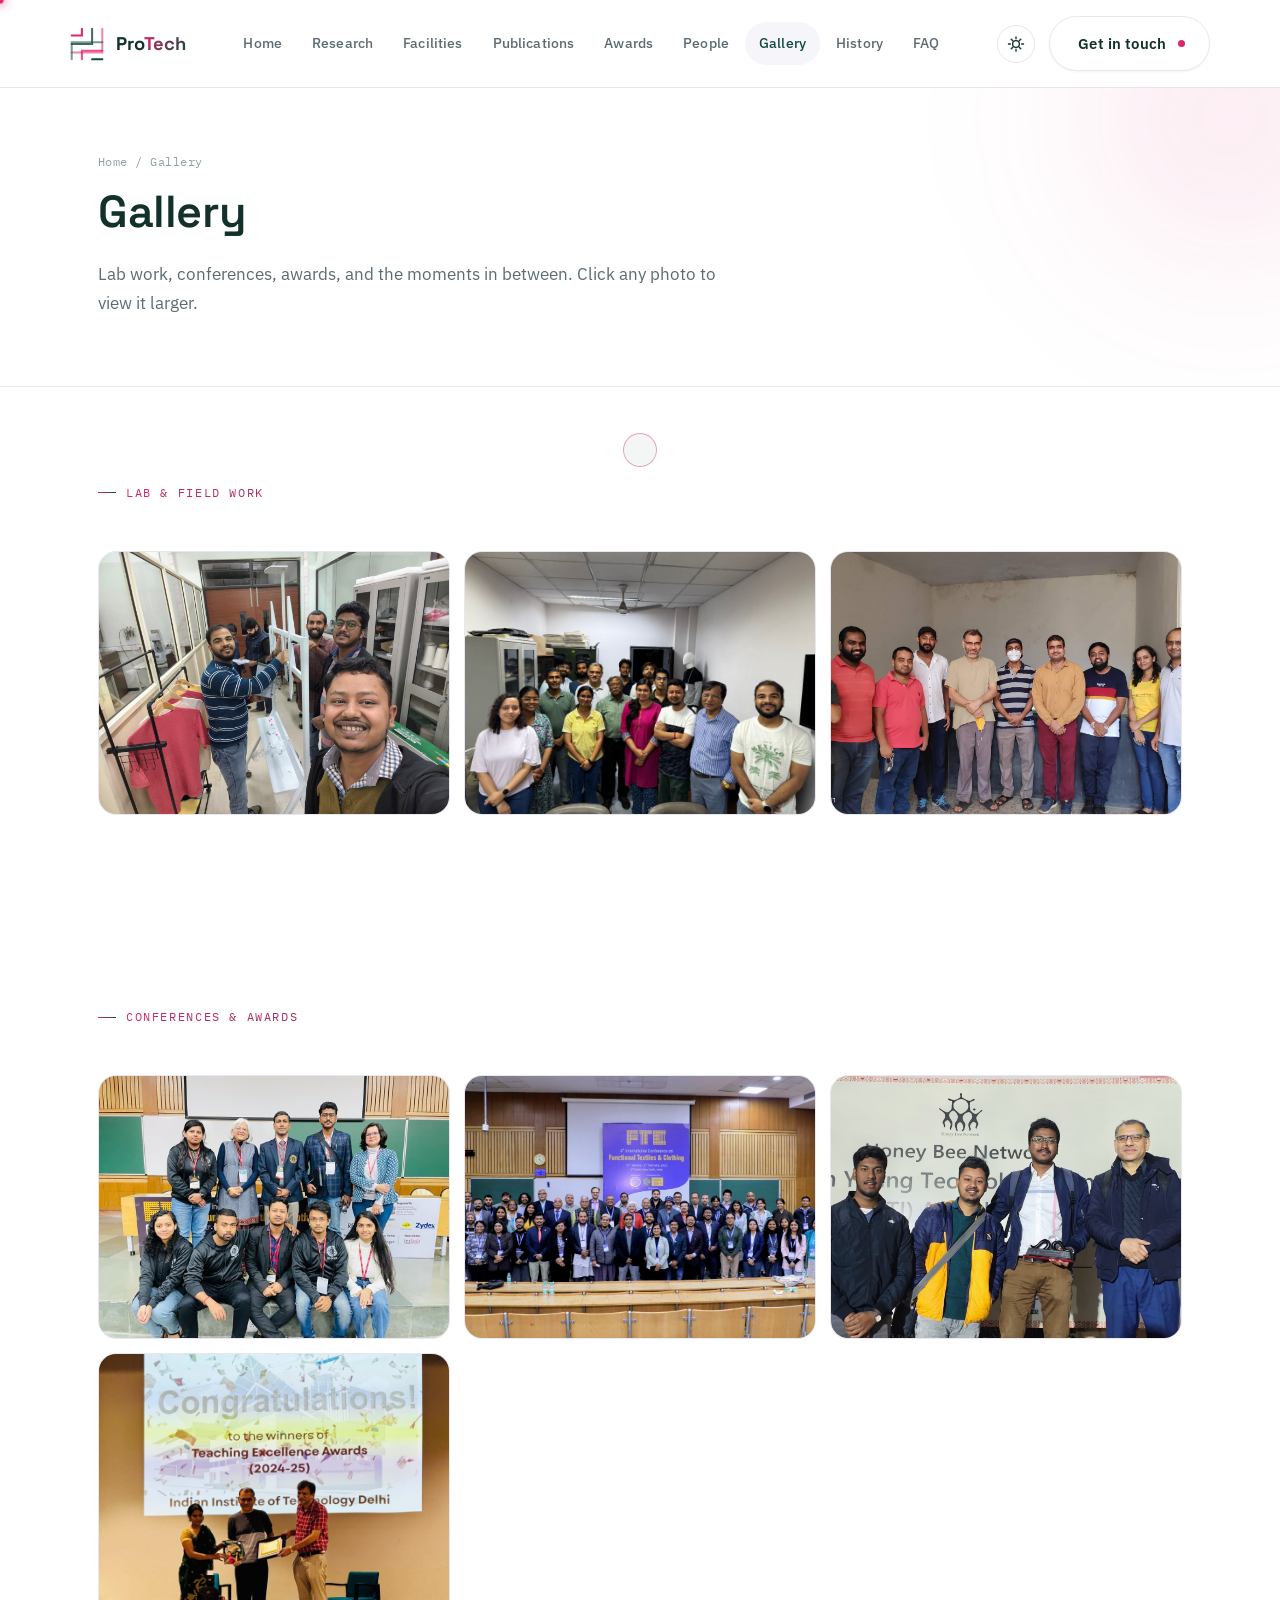
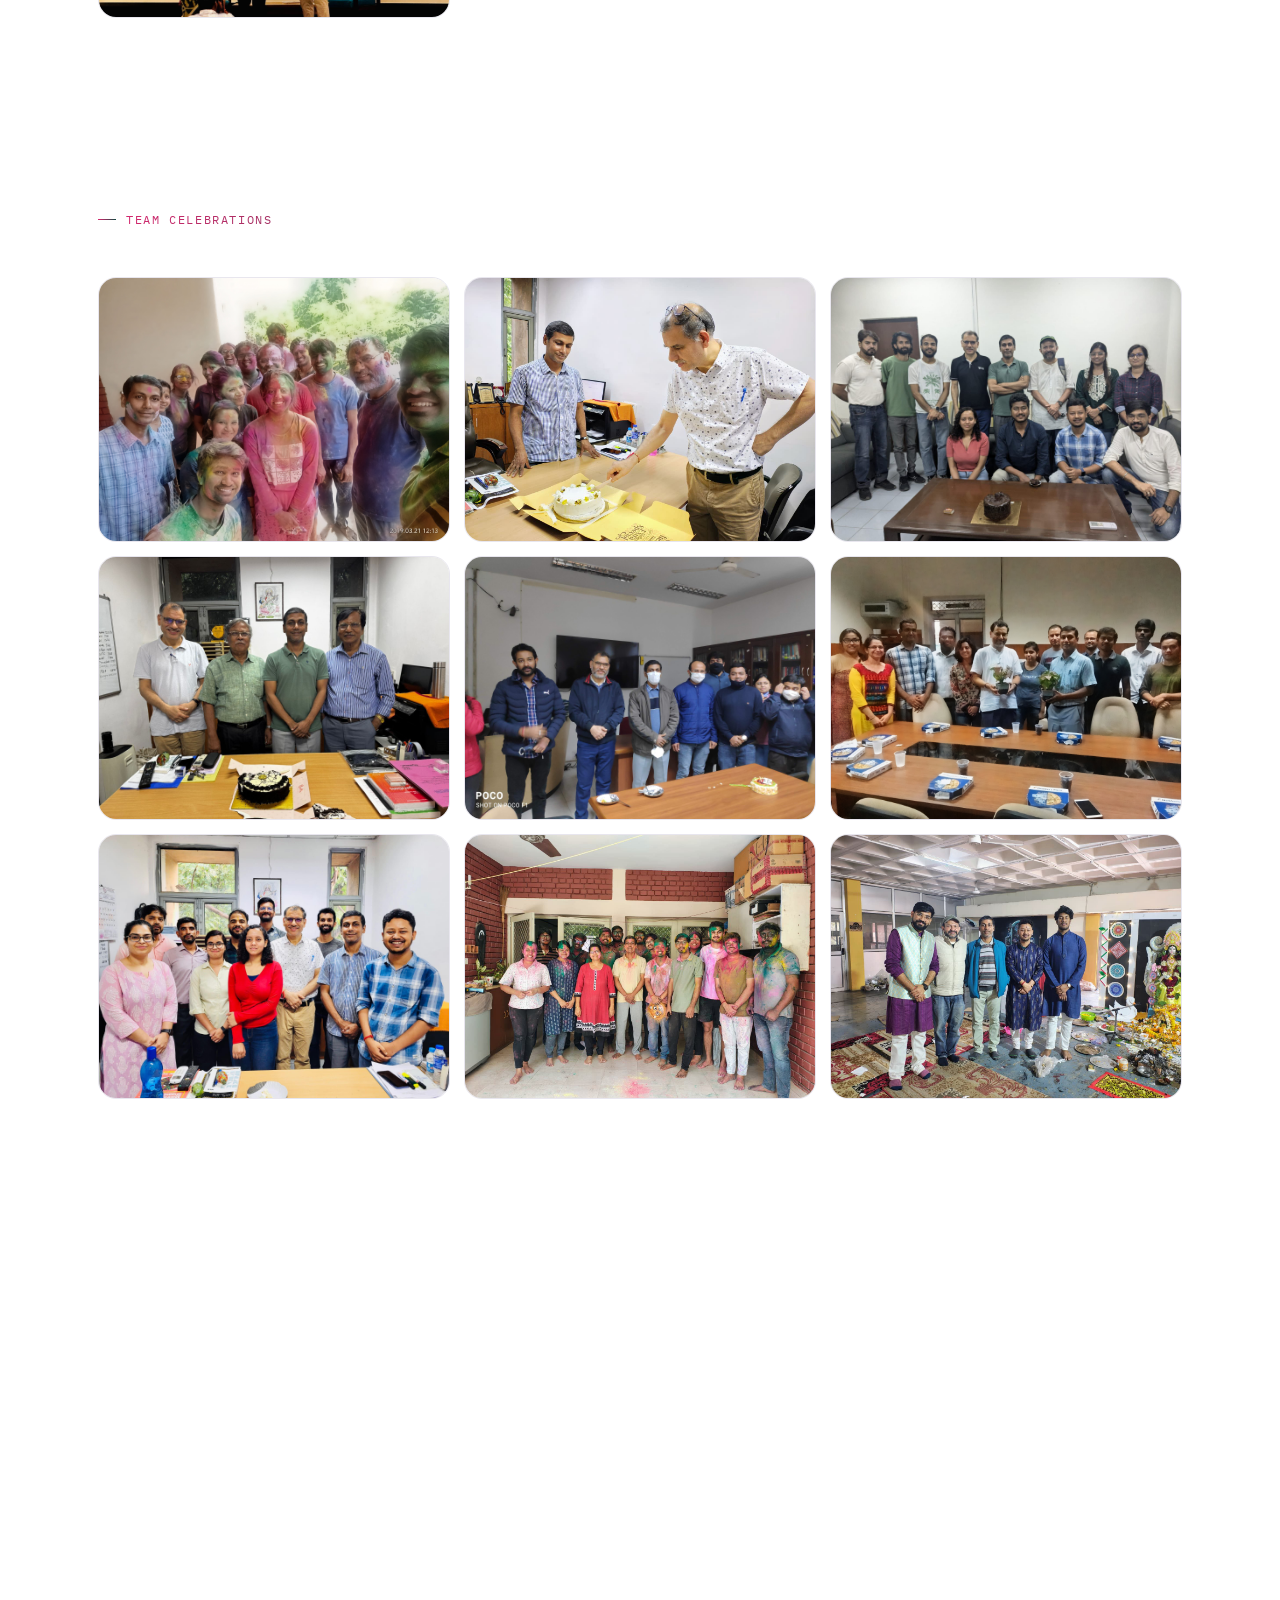
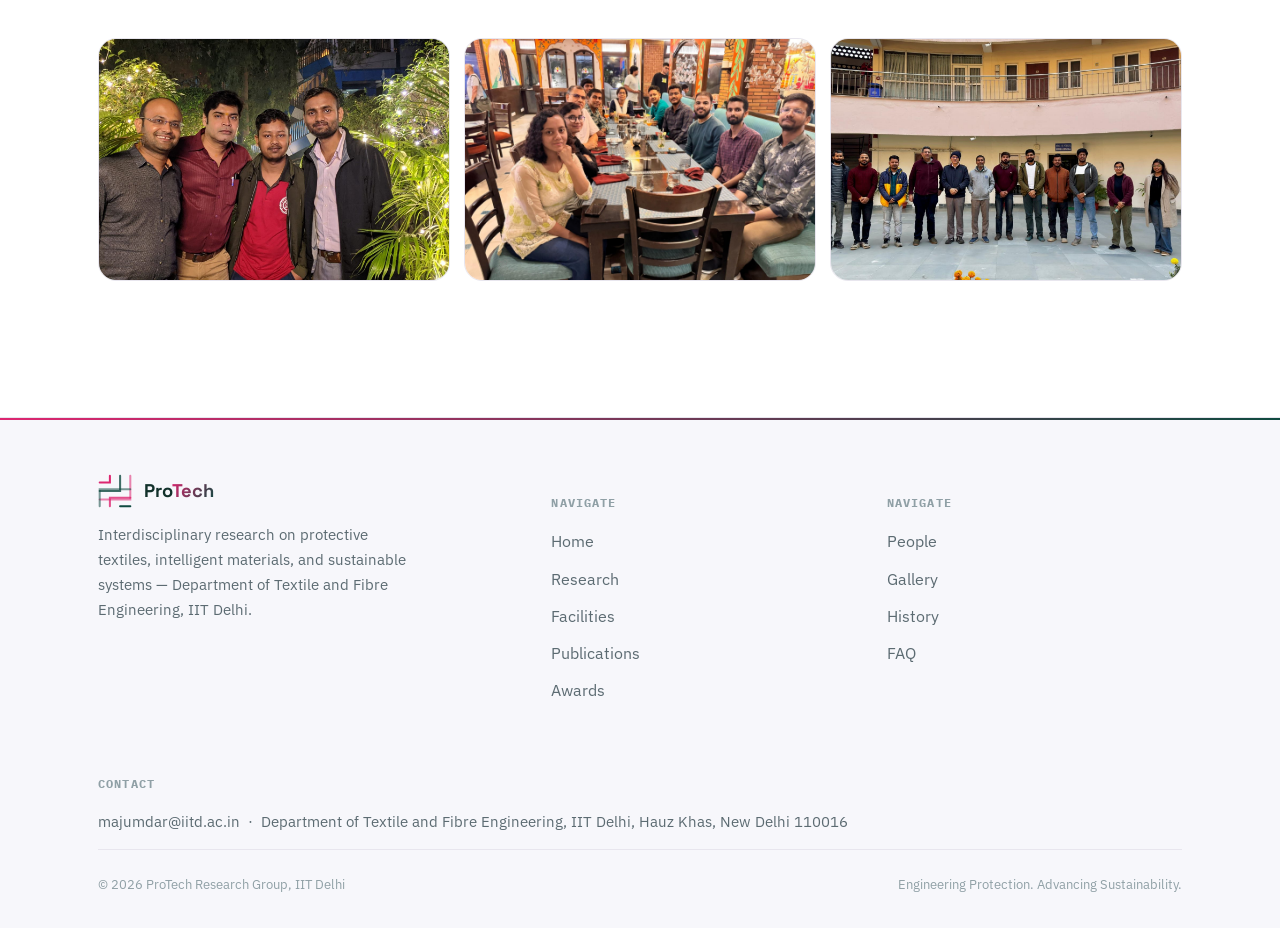
<file: gallery.html>
<!doctype html>
<html lang="en">
<head>
<meta charset="UTF-8">
<script>(function(){try{var t=localStorage.getItem("protech-theme")||"light";document.documentElement.setAttribute("data-theme",t);}catch(e){document.documentElement.setAttribute("data-theme","light");}})();</script>
<meta name="viewport" content="width=device-width, initial-scale=1.0">
<title>Gallery — ProTech | IIT Delhi</title>
<meta name="description" content="Photo gallery of the ProTech research group at IIT Delhi.">
<link rel="stylesheet" href="styles.css">
</head>
<body data-page="gallery">

<header class="site" id="site-header"></header>

<section class="page-hero">
  <div class="container">
    <div class="crumb"><a href="index.html">Home</a> / Gallery</div>
    <h1>Gallery</h1>
    <p>Lab work, conferences, awards, and the moments in between. Click any photo to view it larger.</p>
  </div>
</section>

<section>
  <div class="container">
    <div class="section-head"><div class="eyebrow">Lab &amp; field work</div></div>
    <div class="gallery-grid">
      <div class="media"><img src="images/gallery/lab-equipment-setup.jpg" alt="Group members setting up testing equipment in the lab"></div>
      <div class="media"><img src="images/gallery/lab-team-photo.jpg" alt="Team group photo in the lab, with a mannequin in the background"></div>
      <div class="media"><img src="images/gallery/lab-ppe-group.jpg" alt="Group photo wearing masks during a facility visit"></div>
    </div>
  </div>
</section>

<section class="on-canvas">
  <div class="container">
    <div class="section-head"><div class="eyebrow on-canvas">Conferences &amp; awards</div></div>
    <div class="gallery-grid">
      <div class="media"><img src="images/gallery/conference-group-1.jpg" alt="Group photo at an international textile conference"></div>
      <div class="media"><img src="images/gallery/FTC-2025-group.jpg" alt="Group photo at an FTC 2025 conference"></div>
      <div class="media"><img src="images/gallery/gyti-honeybee-award.jpg" alt="Team receiving the GYTI award at the Honey Bee Network ceremony"></div>
      <div class="media"><img src="images/gallery/teaching-excellence-award.jpg" alt="Prof. Majumdar receiving the IIT Delhi Teaching Excellence Award 2024-25"></div>
    </div>
  </div>
</section>

<section>
  <div class="container">
    <div class="section-head"><div class="eyebrow">Team celebrations</div></div>
    <div class="gallery-grid">
      <div class="media"><img src="images/gallery/holi-old-celebration.jpg" alt="Old team celebrating Holi together"></div>
      <div class="media"><img src="images/gallery/cake-celebration-office-1.jpg" alt="Cake celebration in Prof. Majumdar's office"></div>
      <div class="media"><img src="images/gallery/cake-celebration-lounge.jpg" alt="Team cake celebration in the common room"></div>
      <div class="media"><img src="images/gallery/cake-celebration-senior-faculty.jpg" alt="Cake celebration with senior faculty"></div>
      <div class="media"><img src="images/gallery/celebration-masked-1.jpg" alt="Team celebration, group photo"></div>
      <div class="media"><img src="images/gallery/team-celebration-lounge-2.jpg" alt="Team group photo celebration"></div>
      <div class="media"><img src="images/gallery/team-office-group.jpg" alt="Team group photo in the office"></div>
      <div class="media"><img src="images/gallery/holi-celebration.jpg" alt="Team celebrating Holi together, covered in colours"></div>
      <div class="media"><img src="images/gallery/durga-puja-celebration.jpg" alt="Team at a Durga Puja celebration"></div>
    </div>
  </div>
</section>

<section class="on-canvas">
  <div class="container">
    <div class="section-head"><div class="eyebrow on-canvas">Outings &amp; team meals</div></div>
    <div class="gallery-grid">
      <div class="media"><img src="images/gallery/team-lunch-1.jpg" alt="Team lunch outing"></div>
      <div class="media"><img src="images/gallery/team-meal-guesthouse.jpg" alt="Team meal at a guesthouse dining hall"></div>
      <div class="media"><img src="images/gallery/team-dinner-outdoor-1.jpg" alt="Team members at an evening outing"></div>
      <div class="media"><img src="images/gallery/team-outing-garden.jpg" alt="Team members at an evening garden outing"></div>
      <div class="media"><img src="images/gallery/team-dinner-restaurant-2.jpg" alt="Team dinner at a restaurant"></div>
      <div class="media"><img src="images/gallery/team-guesthouse-group.jpg" alt="Team group photo at a guesthouse courtyard"></div>
    </div>
  </div>
</section>

<!--
  To add more photos: drop the file into images/gallery/, then add a new tile:
  <div class="media"><img src="images/gallery/your-filename.jpg" alt="Description"></div>
  Clicking any photo in the gallery grid opens a lightbox automatically.
-->

<footer class="site" id="site-footer"></footer>
<script src="script.js"></script>
</body>
</html>
</file>
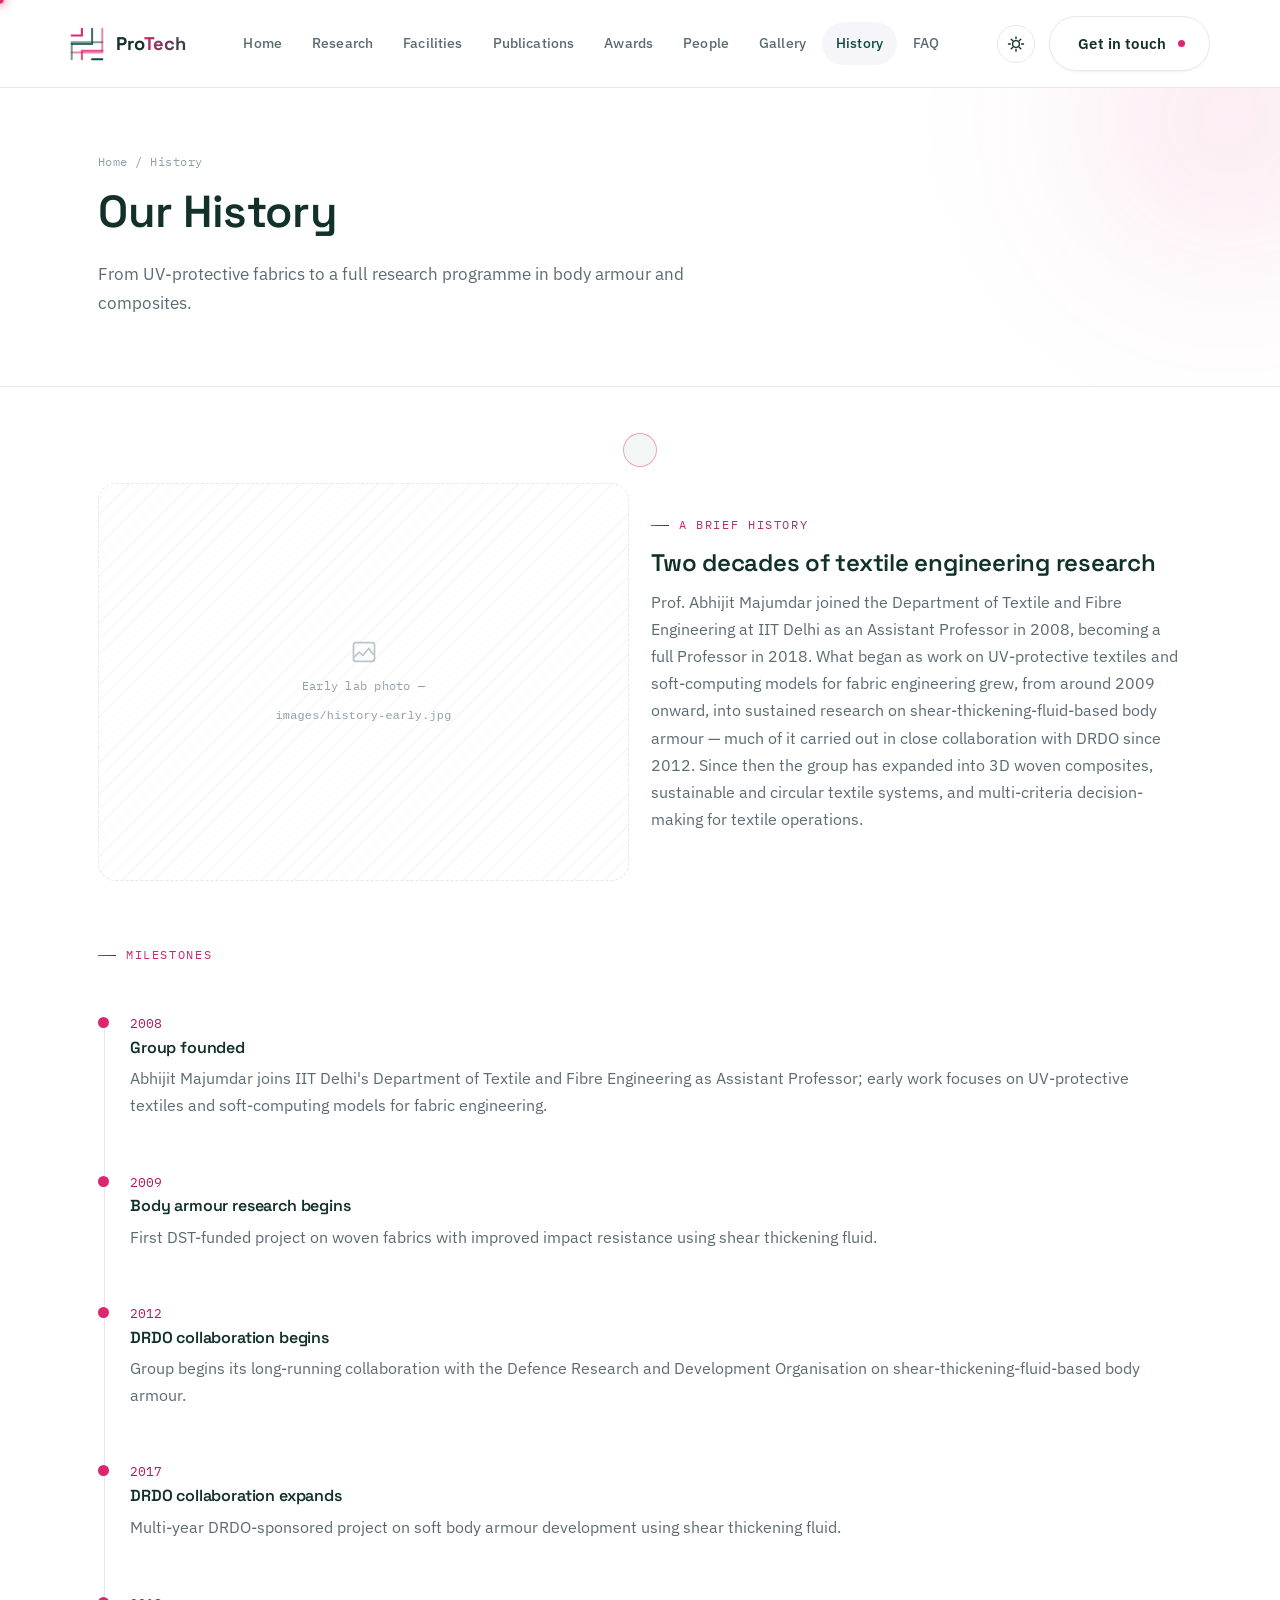
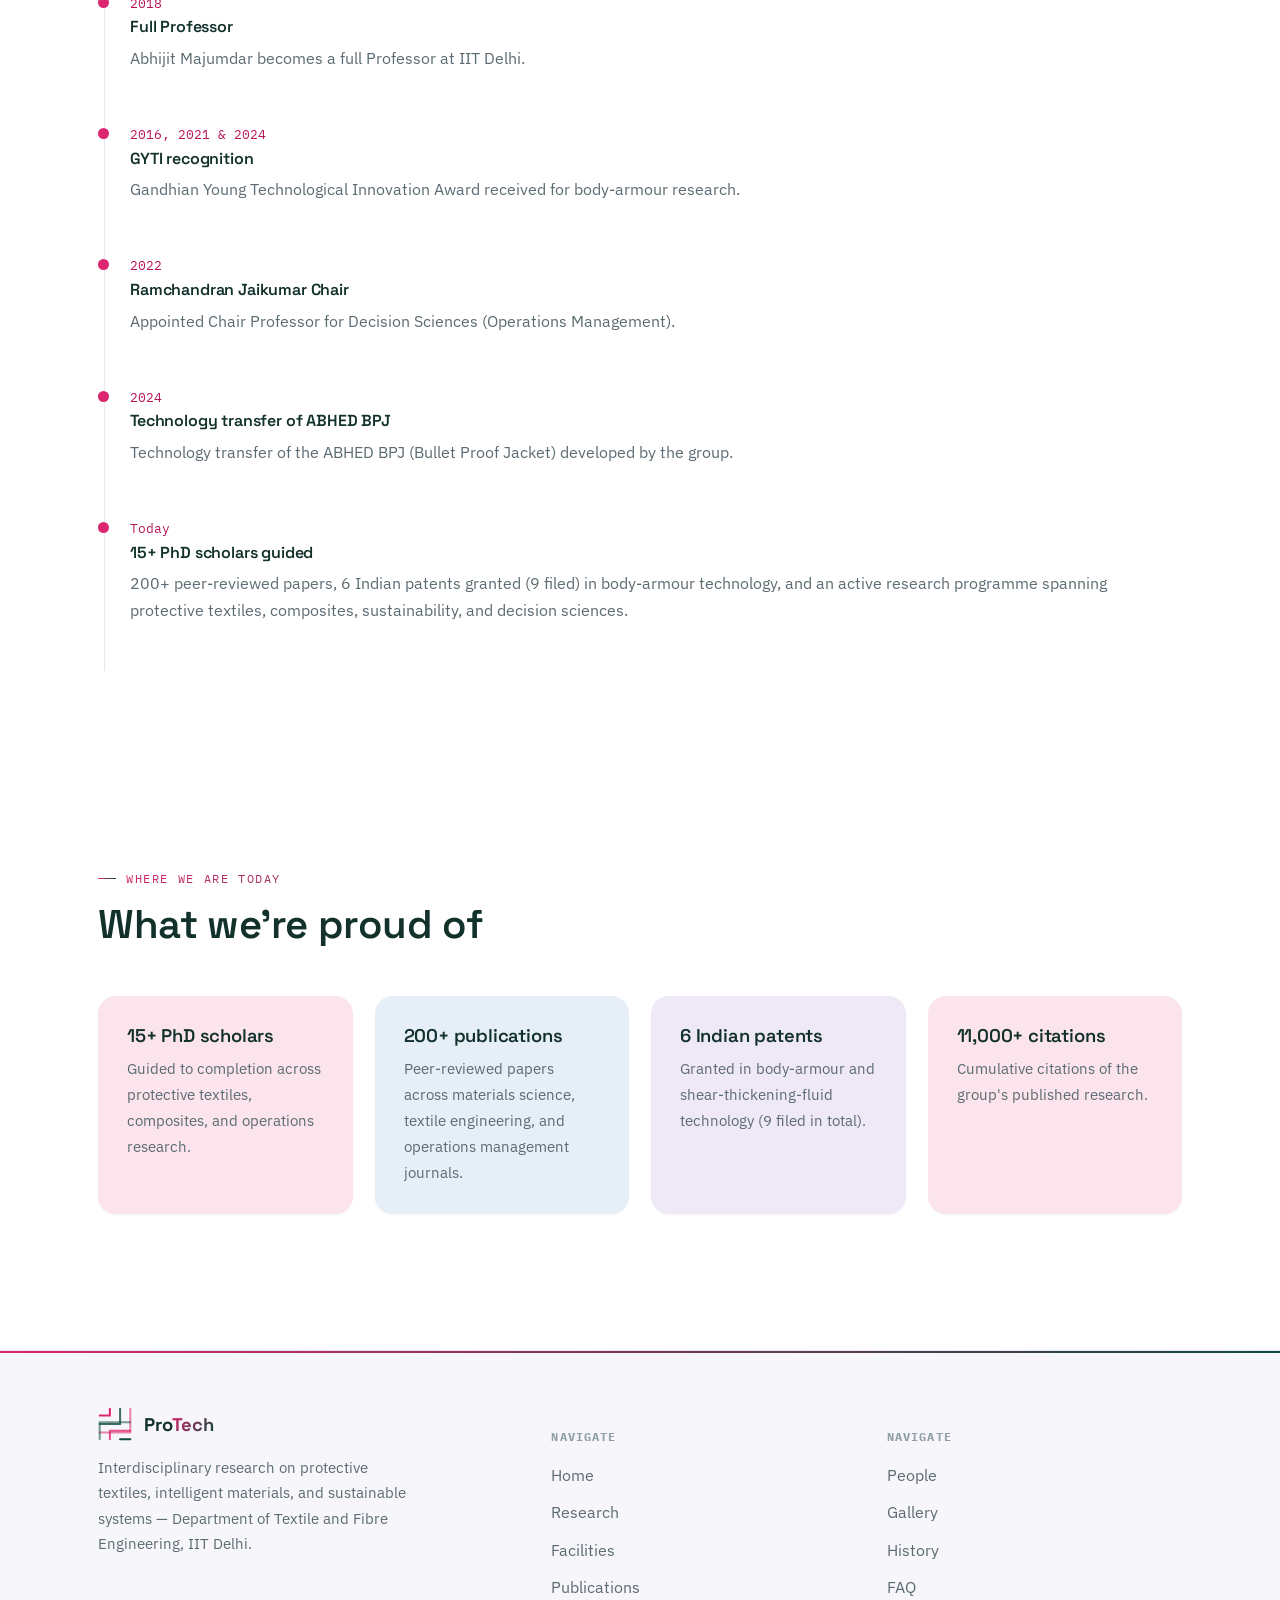
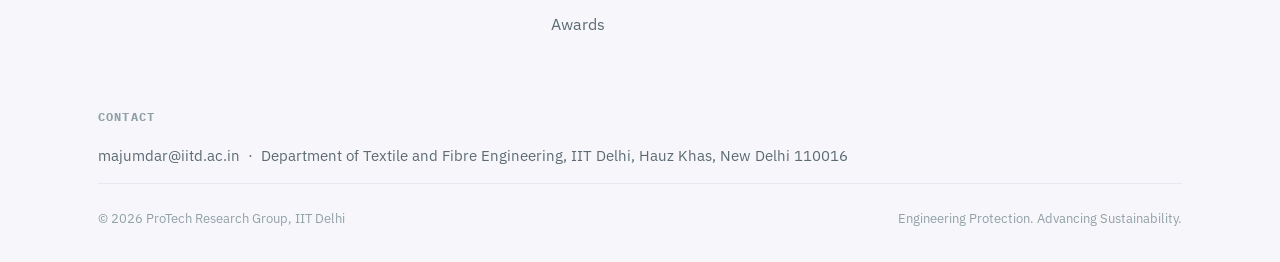
<file: history.html>
<!doctype html>
<html lang="en">
<head>
<meta charset="UTF-8">
<script>(function(){try{var t=localStorage.getItem("protech-theme")||"light";document.documentElement.setAttribute("data-theme",t);}catch(e){document.documentElement.setAttribute("data-theme","light");}})();</script>
<meta name="viewport" content="width=device-width, initial-scale=1.0">
<title>History — ProTech | IIT Delhi</title>
<meta name="description" content="The history of the ProTech research group at IIT Delhi.">
<link rel="stylesheet" href="styles.css">
</head>
<body data-page="history">

<header class="site" id="site-header"></header>

<section class="page-hero">
  <div class="container">
    <div class="crumb"><a href="index.html">Home</a> / History</div>
    <h1>Our History</h1>
    <p>From UV-protective fabrics to a full research programme in body armour and composites.</p>
  </div>
</section>

<section>
  <div class="container">
    <div class="grid cols-2" style="align-items:center; margin-bottom:64px;">
      <div class="media-placeholder"><svg viewBox="0 0 24 24" fill="none"><path d="M4 16l4-4 3 3 5-6 4 5" stroke="currentColor" stroke-width="1.5" stroke-linejoin="round" stroke-linecap="round"/><rect x="3" y="4" width="18" height="16" rx="2" stroke="currentColor" stroke-width="1.5"/></svg>Early lab photo — <code>images/history-early.jpg</code></div>
      <div>
        <div class="eyebrow">A brief history</div>
        <h2>Two decades of textile engineering research</h2>
        <p>Prof. Abhijit Majumdar joined the Department of Textile and Fibre Engineering at IIT Delhi as an Assistant Professor in 2008, becoming a full Professor in 2018. What began as work on UV-protective textiles and soft-computing models for fabric engineering grew, from around 2009 onward, into sustained research on shear-thickening-fluid-based body armour — much of it carried out in close collaboration with DRDO since 2012. Since then the group has expanded into 3D woven composites, sustainable and circular textile systems, and multi-criteria decision-making for textile operations.</p>
      </div>
    </div>

    <div class="section-head"><div class="eyebrow">Milestones</div></div>
    <div class="timeline">
      <div class="tl-item"><span class="yr">2008</span><h4>Group founded</h4><p>Abhijit Majumdar joins IIT Delhi's Department of Textile and Fibre Engineering as Assistant Professor; early work focuses on UV-protective textiles and soft-computing models for fabric engineering.</p></div>
      <div class="tl-item"><span class="yr">2009</span><h4>Body armour research begins</h4><p>First DST-funded project on woven fabrics with improved impact resistance using shear thickening fluid.</p></div>
      <div class="tl-item"><span class="yr">2012</span><h4>DRDO collaboration begins</h4><p>Group begins its long-running collaboration with the Defence Research and Development Organisation on shear-thickening-fluid-based body armour.</p></div>
      <div class="tl-item"><span class="yr">2017</span><h4>DRDO collaboration expands</h4><p>Multi-year DRDO-sponsored project on soft body armour development using shear thickening fluid.</p></div>
      <div class="tl-item"><span class="yr">2018</span><h4>Full Professor</h4><p>Abhijit Majumdar becomes a full Professor at IIT Delhi.</p></div>
      <div class="tl-item"><span class="yr">2016, 2021 &amp; 2024</span><h4>GYTI recognition</h4><p>Gandhian Young Technological Innovation Award received for body-armour research.</p></div>
      <div class="tl-item"><span class="yr">2022</span><h4>Ramchandran Jaikumar Chair</h4><p>Appointed Chair Professor for Decision Sciences (Operations Management).</p></div>
      <div class="tl-item"><span class="yr">2024</span><h4>Technology transfer of ABHED BPJ</h4><p>Technology transfer of the ABHED BPJ (Bullet Proof Jacket) developed by the group.</p></div>
      <div class="tl-item"><span class="yr">Today</span><h4>15+ PhD scholars guided</h4><p>200+ peer-reviewed papers, 6 Indian patents granted (9 filed) in body-armour technology, and an active research programme spanning protective textiles, composites, sustainability, and decision sciences.</p></div>
    </div>
  </div>
</section>

<section class="on-canvas">
  <div class="container">
    <div class="section-head">
      <div class="eyebrow on-canvas">Where we are today</div>
      <h2>What we're proud of</h2>
    </div>
    <div class="grid cols-4">
      <div class="card"><h3>15+ PhD scholars</h3><p>Guided to completion across protective textiles, composites, and operations research.</p></div>
      <div class="card"><h3>200+ publications</h3><p>Peer-reviewed papers across materials science, textile engineering, and operations management journals.</p></div>
      <div class="card"><h3>6 Indian patents</h3><p>Granted in body-armour and shear-thickening-fluid technology (9 filed in total).</p></div>
      <div class="card"><h3>11,000+ citations</h3><p>Cumulative citations of the group's published research.</p></div>
    </div>
  </div>
</section>

<footer class="site" id="site-footer"></footer>
<script src="script.js"></script>
</body>
</html>
</file>
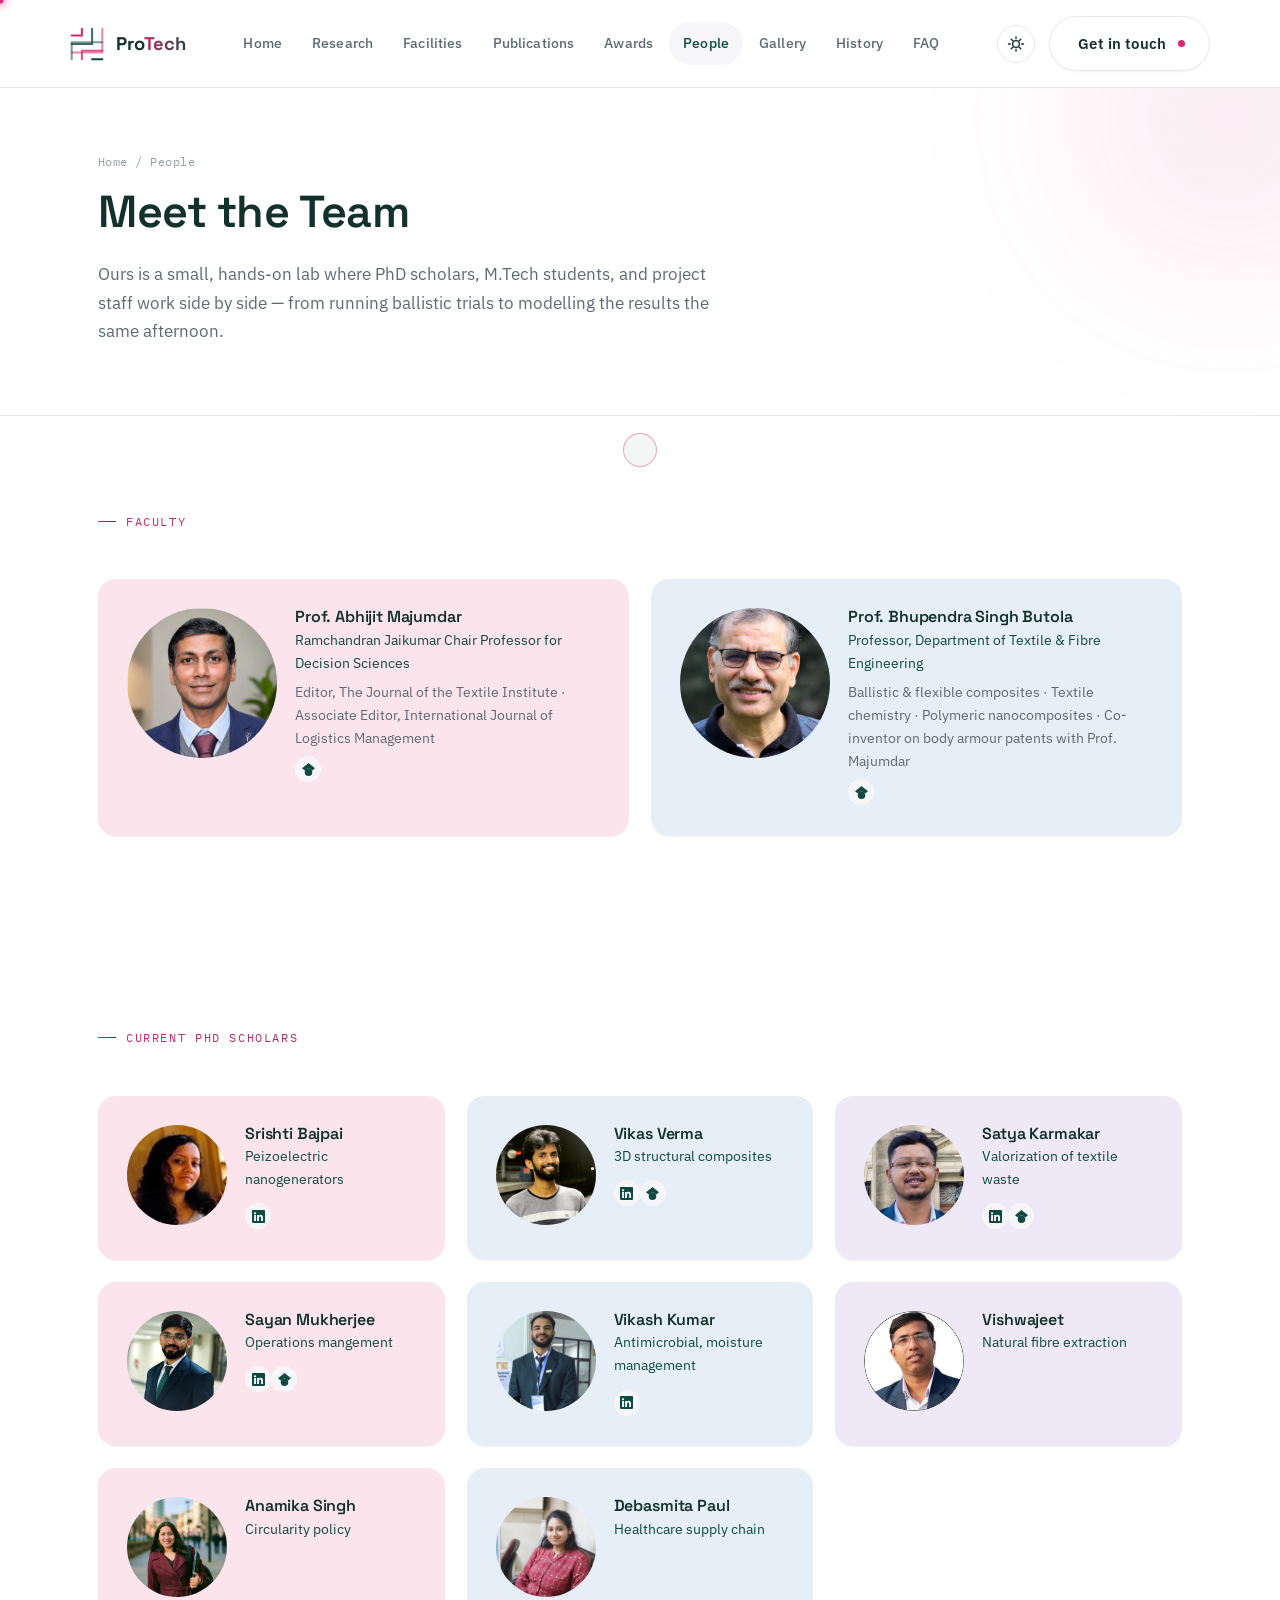
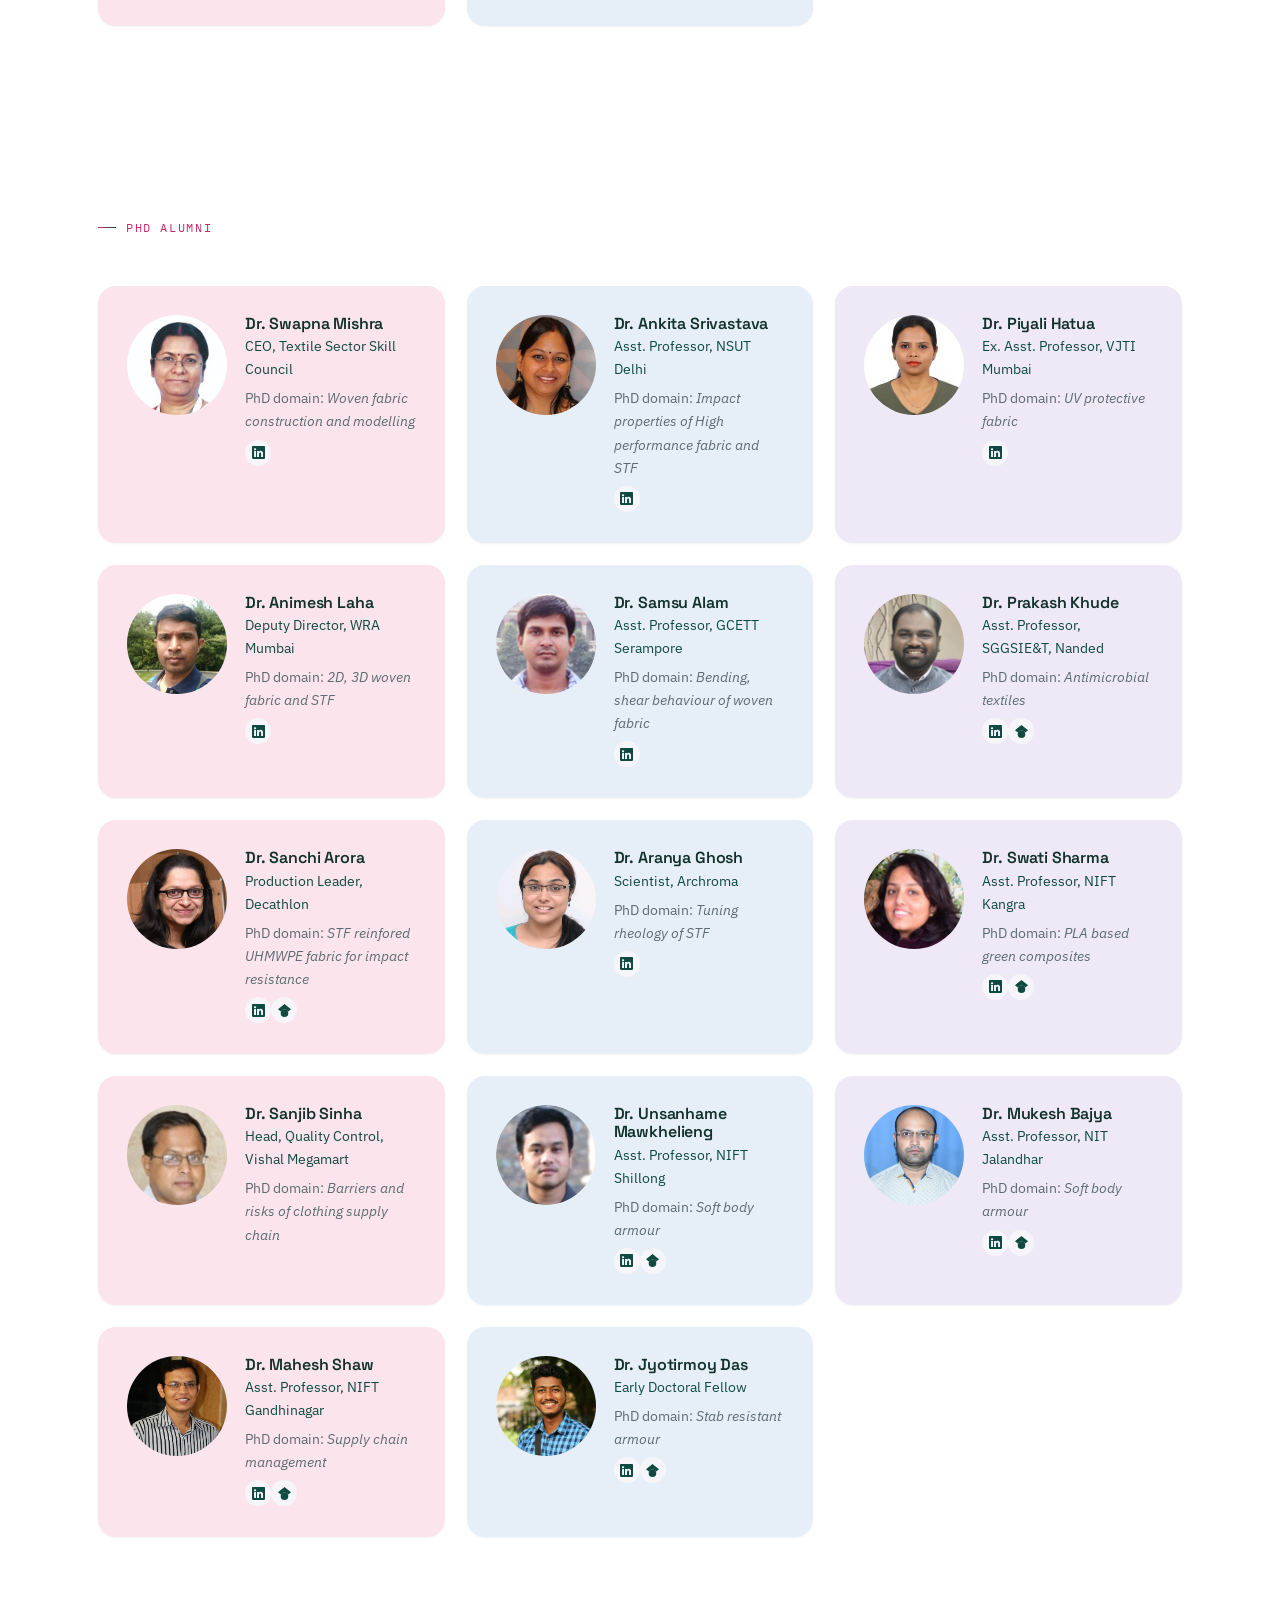
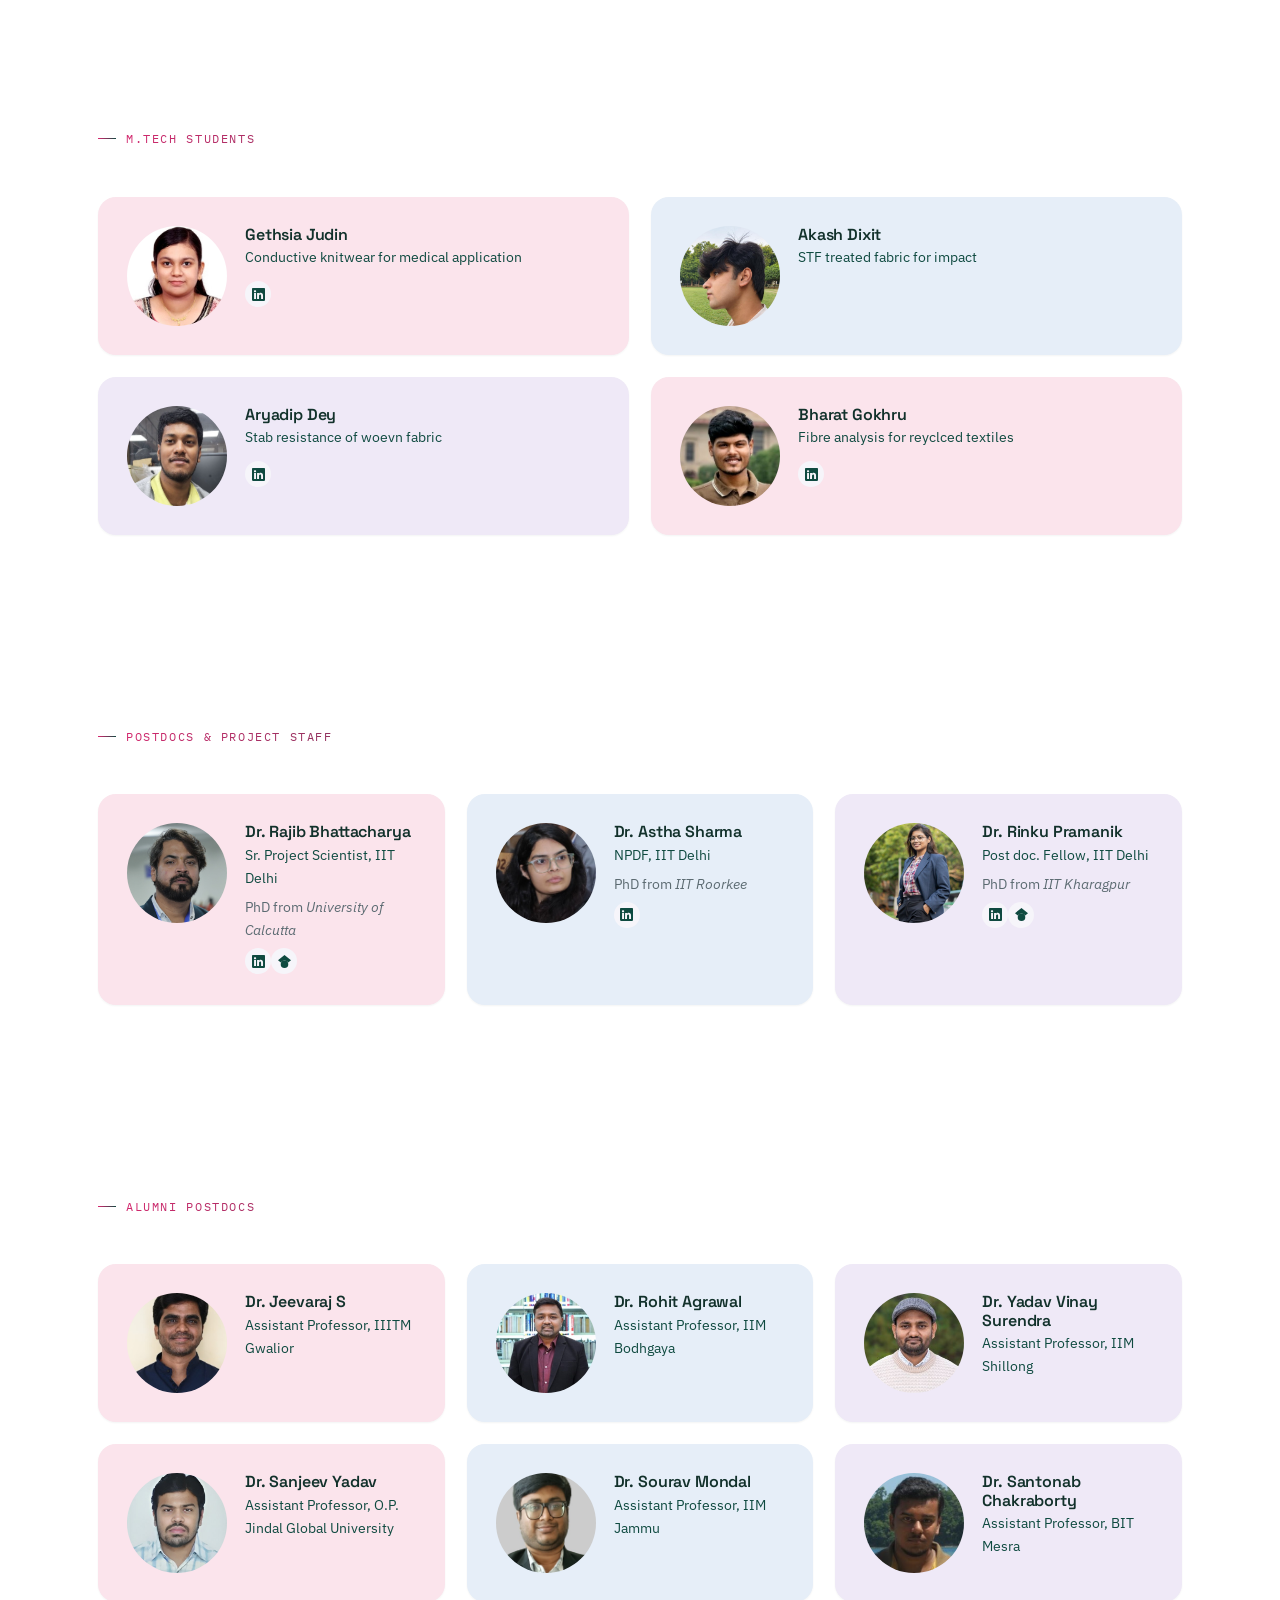
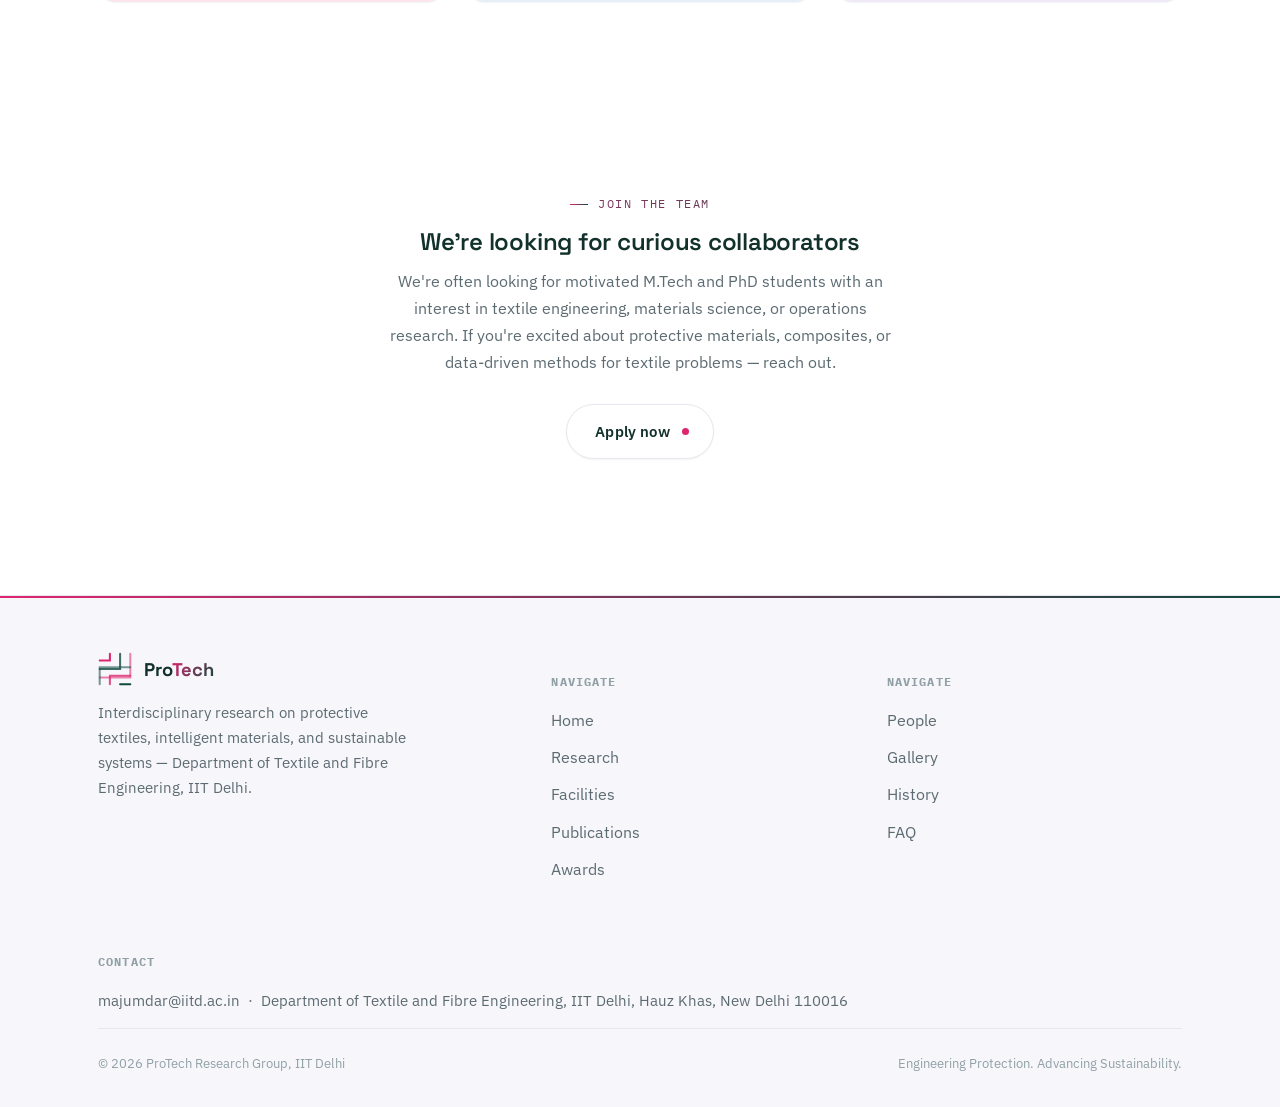
<file: people.html>
<!doctype html>
<html lang="en">
<head>
<meta charset="UTF-8">
<script>(function(){try{var t=localStorage.getItem("protech-theme")||"light";document.documentElement.setAttribute("data-theme",t);}catch(e){document.documentElement.setAttribute("data-theme","light");}})();</script>
<meta name="viewport" content="width=device-width, initial-scale=1.0">
<title>People — ProTech | IIT Delhi</title>
<meta name="description" content="Meet the ProTech research team at IIT Delhi — faculty, alumni, PhD scholars, and students.">
<link rel="stylesheet" href="styles.css">
</head>
<body data-page="people">

<header class="site" id="site-header"></header>

<section class="page-hero">
  <div class="container">
    <div class="crumb"><a href="index.html">Home</a> / People</div>
    <h1>Meet the Team</h1>
    <p>Ours is a small, hands-on lab where PhD scholars, M.Tech students, and project staff work side by side — from running ballistic trials to modelling the results the same afternoon.</p>
  </div>
</section>

<section>
  <div class="container">
    <div class="section-head"><div class="eyebrow">Faculty</div></div>
    <div class="grid cols-2">
      <div class="card person">
        <img class="avatar" src="images/people/abhijit-majumdar.jpg" alt="Prof. Abhijit Majumdar" style="width: 150px; height: 150px; object-fit: cover;">
        <div>
          <h4>Prof. Abhijit Majumdar</h4>
          <div class="role">Ramchandran Jaikumar Chair Professor for Decision Sciences</div>
          <div class="meta">Editor, The Journal of the Textile Institute · Associate Editor, International Journal of Logistics Management</div>
          <a class="li-link" href="https://scholar.google.com/citations?user=4za7vPQAAAAJ&hl=en" target="_blank" rel="noopener" aria-label="Prof. Abhijit Majumdar on Google Scholar" style="margin-right:8px;"><svg width="13" height="13" viewBox="0 0 24 24" fill="currentColor" xmlns="http://www.w3.org/2000/svg"><path d="M5.242 13.769 0 9.5 12 0l12 9.5-5.242 4.269C17.548 11.249 14.978 9.5 12 9.5c-2.977 0-5.548 1.748-6.758 4.269zM12 10a7 7 0 100 14 7 7 0 000-14z"/></svg></a>
        </div>
      </div>
      <div class="card person">
        <img class="avatar" src="images/people/butola.jpg" alt="Prof. Bhupendra Singh Butola" style="width: 150px; height: 150px; object-fit: cover;">
        <div>
          <h4>Prof. Bhupendra Singh Butola</h4>
          <div class="role">Professor, Department of Textile &amp; Fibre Engineering</div>
          <div class="meta">Ballistic &amp; flexible composites · Textile chemistry · Polymeric nanocomposites · Co-inventor on body armour patents with Prof. Majumdar</div>
          <a class="li-link" href="https://scholar.google.com/citations?user=bG3FddQAAAAJ&hl=en" target="_blank" rel="noopener" aria-label="Prof. Bhupendra Singh Butola on Google Scholar" style="margin-right:8px;"><svg width="13" height="13" viewBox="0 0 24 24" fill="currentColor" xmlns="http://www.w3.org/2000/svg"><path d="M5.242 13.769 0 9.5 12 0l12 9.5-5.242 4.269C17.548 11.249 14.978 9.5 12 9.5c-2.977 0-5.548 1.748-6.758 4.269zM12 10a7 7 0 100 14 7 7 0 000-14z"/></svg></a>
        </div>
      </div>
    </div>
  </div>
</section>

<section class="on-canvas">
  <div class="container">
    <div class="section-head"><div class="eyebrow on-canvas">Current PhD scholars</div></div>
    <div class="grid cols-3">
      <div class="card person"><img class="avatar" src="images/people/srishti-bajpai.jpg" alt="Srishti Bajpai" style="width: 100px; height: 100px; object-fit: cover;"><div><h4>Srishti Bajpai</h4><div class="role">Peizoelectric nanogenerators</div><a class="li-link" href="https://www.linkedin.com/in/srishti-bajpai-28b292188/" target="_blank" rel="noopener" aria-label="Srishti Bajpai on LinkedIn"><svg width="13" height="13" viewBox="0 0 16 16" fill="currentColor" xmlns="http://www.w3.org/2000/svg"><path d="M0 1.146C0 .513.526 0 1.175 0h13.65C15.474 0 16 .513 16 1.146v13.708c0 .633-.526 1.146-1.175 1.146H1.175C.526 16 0 15.487 0 14.854zm4.943 12.248V6.169H2.542v7.225zm-1.2-8.212c.837 0 1.358-.554 1.358-1.248-.015-.709-.52-1.248-1.342-1.248S2.4 3.226 2.4 3.934c0 .694.521 1.248 1.327 1.248zm4.908 8.212V9.359c0-.216.016-.432.08-.586.173-.431.568-.878 1.232-.878.869 0 1.216.662 1.216 1.634v3.865h2.401V9.25c0-2.22-1.184-3.252-2.764-3.252-1.274 0-1.845.7-2.165 1.193v.025h-.016l.016-.025V6.169h-2.4c.03.678 0 7.225 0 7.225z"/></svg></a></div></div>
      <div class="card person"><img class="avatar" src="images/people/vikas-verma.jpg" alt="Vikas Verma" style="width: 100px; height: 100px; object-fit: cover;"><div><h4>Vikas Verma</h4><div class="role">3D structural composites</div><a class="li-link" href="https://www.linkedin.com/in/vikas-verma-00996b317/" target="_blank" rel="noopener" aria-label="Vikas Verma on LinkedIn"><svg width="13" height="13" viewBox="0 0 16 16" fill="currentColor" xmlns="http://www.w3.org/2000/svg"><path d="M0 1.146C0 .513.526 0 1.175 0h13.65C15.474 0 16 .513 16 1.146v13.708c0 .633-.526 1.146-1.175 1.146H1.175C.526 16 0 15.487 0 14.854zm4.943 12.248V6.169H2.542v7.225zm-1.2-8.212c.837 0 1.358-.554 1.358-1.248-.015-.709-.52-1.248-1.342-1.248S2.4 3.226 2.4 3.934c0 .694.521 1.248 1.327 1.248zm4.908 8.212V9.359c0-.216.016-.432.08-.586.173-.431.568-.878 1.232-.878.869 0 1.216.662 1.216 1.634v3.865h2.401V9.25c0-2.22-1.184-3.252-2.764-3.252-1.274 0-1.845.7-2.165 1.193v.025h-.016l.016-.025V6.169h-2.4c.03.678 0 7.225 0 7.225z"/></svg></a><a class="li-link" href="https://scholar.google.com/citations?user=W29i3qgAAAAJ&hl=en" target="_blank" rel="noopener" aria-label="Vikas Verma on Google Scholar"><svg width="13" height="13" viewBox="0 0 24 24" fill="currentColor" xmlns="http://www.w3.org/2000/svg"><path d="M5.242 13.769 0 9.5 12 0l12 9.5-5.242 4.269C17.548 11.249 14.978 9.5 12 9.5c-2.977 0-5.548 1.748-6.758 4.269zM12 10a7 7 0 100 14 7 7 0 000-14z"/></svg></a></div></div>
      <div class="card person"><img class="avatar" src="images/people/satya-karmakar.jpg" alt="Satya Karmakar" style="width: 100px; height: 100px; object-fit: cover;"><div><h4>Satya Karmakar</h4><div class="role">Valorization of textile waste</div><a class="li-link" href="https://www.linkedin.com/in/satya-karmakar-008413181/" target="_blank" rel="noopener" aria-label="Satya Karmakar on LinkedIn"><svg width="13" height="13" viewBox="0 0 16 16" fill="currentColor" xmlns="http://www.w3.org/2000/svg"><path d="M0 1.146C0 .513.526 0 1.175 0h13.65C15.474 0 16 .513 16 1.146v13.708c0 .633-.526 1.146-1.175 1.146H1.175C.526 16 0 15.487 0 14.854zm4.943 12.248V6.169H2.542v7.225zm-1.2-8.212c.837 0 1.358-.554 1.358-1.248-.015-.709-.52-1.248-1.342-1.248S2.4 3.226 2.4 3.934c0 .694.521 1.248 1.327 1.248zm4.908 8.212V9.359c0-.216.016-.432.08-.586.173-.431.568-.878 1.232-.878.869 0 1.216.662 1.216 1.634v3.865h2.401V9.25c0-2.22-1.184-3.252-2.764-3.252-1.274 0-1.845.7-2.165 1.193v.025h-.016l.016-.025V6.169h-2.4c.03.678 0 7.225 0 7.225z"/></svg></a><a class="li-link" href="https://scholar.google.com/citations?user=fuxIi1oAAAAJ&hl=en&oi=sra" target="_blank" rel="noopener" aria-label="Satya Karmakar on Google Scholar"><svg width="13" height="13" viewBox="0 0 24 24" fill="currentColor" xmlns="http://www.w3.org/2000/svg"><path d="M5.242 13.769 0 9.5 12 0l12 9.5-5.242 4.269C17.548 11.249 14.978 9.5 12 9.5c-2.977 0-5.548 1.748-6.758 4.269zM12 10a7 7 0 100 14 7 7 0 000-14z"/></svg></a></div></div>
      <div class="card person"><img class="avatar" src="images/people/sayan-mukherjee.jpg" alt="Sayan Mukherjee" style="width: 100px; height: 100px; object-fit: cover;"><div><h4>Sayan Mukherjee</h4><div class="role">Operations mangement</div><a class="li-link" href="https://www.linkedin.com/in/sayan-mukherjee-aa8639187/" target="_blank" rel="noopener" aria-label="Sayan Mukherjee on LinkedIn"><svg width="13" height="13" viewBox="0 0 16 16" fill="currentColor" xmlns="http://www.w3.org/2000/svg"><path d="M0 1.146C0 .513.526 0 1.175 0h13.65C15.474 0 16 .513 16 1.146v13.708c0 .633-.526 1.146-1.175 1.146H1.175C.526 16 0 15.487 0 14.854zm4.943 12.248V6.169H2.542v7.225zm-1.2-8.212c.837 0 1.358-.554 1.358-1.248-.015-.709-.52-1.248-1.342-1.248S2.4 3.226 2.4 3.934c0 .694.521 1.248 1.327 1.248zm4.908 8.212V9.359c0-.216.016-.432.08-.586.173-.431.568-.878 1.232-.878.869 0 1.216.662 1.216 1.634v3.865h2.401V9.25c0-2.22-1.184-3.252-2.764-3.252-1.274 0-1.845.7-2.165 1.193v.025h-.016l.016-.025V6.169h-2.4c.03.678 0 7.225 0 7.225z"/></svg></a><a class="li-link" href="https://scholar.google.com/citations?user=hyi9powAAAAJ&hl=en" target="_blank" rel="noopener" aria-label="Sayan Mukherjee on Google Scholar"><svg width="13" height="13" viewBox="0 0 24 24" fill="currentColor" xmlns="http://www.w3.org/2000/svg"><path d="M5.242 13.769 0 9.5 12 0l12 9.5-5.242 4.269C17.548 11.249 14.978 9.5 12 9.5c-2.977 0-5.548 1.748-6.758 4.269zM12 10a7 7 0 100 14 7 7 0 000-14z"/></svg></a></div></div>
      <div class="card person"><img class="avatar" src="images/people/vikash-kumar.jpg" alt="Vikash Kumar" style="width: 100px; height: 100px; object-fit: cover;"><div><h4>Vikash Kumar</h4><div class="role">Antimicrobial, moisture management</div><a class="li-link" href="https://www.linkedin.com/in/vikash-kumar-070b0812a/" target="_blank" rel="noopener" aria-label="Vikash Kumar on LinkedIn"><svg width="13" height="13" viewBox="0 0 16 16" fill="currentColor" xmlns="http://www.w3.org/2000/svg"><path d="M0 1.146C0 .513.526 0 1.175 0h13.65C15.474 0 16 .513 16 1.146v13.708c0 .633-.526 1.146-1.175 1.146H1.175C.526 16 0 15.487 0 14.854zm4.943 12.248V6.169H2.542v7.225zm-1.2-8.212c.837 0 1.358-.554 1.358-1.248-.015-.709-.52-1.248-1.342-1.248S2.4 3.226 2.4 3.934c0 .694.521 1.248 1.327 1.248zm4.908 8.212V9.359c0-.216.016-.432.08-.586.173-.431.568-.878 1.232-.878.869 0 1.216.662 1.216 1.634v3.865h2.401V9.25c0-2.22-1.184-3.252-2.764-3.252-1.274 0-1.845.7-2.165 1.193v.025h-.016l.016-.025V6.169h-2.4c.03.678 0 7.225 0 7.225z"/></svg></a></div></div>
      <div class="card person"><img class="avatar" src="images/people/vishwajeet.jpg" alt="Vishwajeet" style="width: 100px; height: 100px; object-fit: cover;"><div><h4>Vishwajeet</h4><div class="role">Natural fibre extraction</div></div></div>
      <div class="card person"><img class="avatar" src="images/people/anamika-singh.jpg" alt="Anamika Singh" style="width: 100px; height: 100px; object-fit: cover;"><div><h4>Anamika Singh</h4><div class="role">Circularity policy</div></div></div>
      <div class="card person"><img class="avatar" src="images/people/debasmita-paul.jpg" alt="Debasmita Paul" style="width: 100px; height: 100px; object-fit: cover;"><div><h4>Debasmita Paul</h4><div class="role">Healthcare supply chain</div></div></div>
    </div>
  </div>
</section>

<section>
  <div class="container">
    <div class="section-head"><div class="eyebrow">PhD Alumni</div></div>
    <div class="grid cols-3">
      <div class="card person"><img class="avatar" src="images/people/swapna-mishra.jpg" alt="Dr. Swapna Mishra" style="width: 100px; height: 100px; object-fit: cover;"><div><h4>Dr. Swapna Mishra</h4><div class="role">CEO, Textile Sector Skill Council</div><div class="meta">PhD domain: <em>Woven fabric construction and modelling</em></div><a class="li-link" href="https://www.linkedin.com/in/dr-swapna-mishra-b4a10b1b/" target="_blank" rel="noopener" aria-label="Swapna Mishra on LinkedIn"><svg width="13" height="13" viewBox="0 0 16 16" fill="currentColor" xmlns="http://www.w3.org/2000/svg"><path d="M0 1.146C0 .513.526 0 1.175 0h13.65C15.474 0 16 .513 16 1.146v13.708c0 .633-.526 1.146-1.175 1.146H1.175C.526 16 0 15.487 0 14.854zm4.943 12.248V6.169H2.542v7.225zm-1.2-8.212c.837 0 1.358-.554 1.358-1.248-.015-.709-.52-1.248-1.342-1.248S2.4 3.226 2.4 3.934c0 .694.521 1.248 1.327 1.248zm4.908 8.212V9.359c0-.216.016-.432.08-.586.173-.431.568-.878 1.232-.878.869 0 1.216.662 1.216 1.634v3.865h2.401V9.25c0-2.22-1.184-3.252-2.764-3.252-1.274 0-1.845.7-2.165 1.193v.025h-.016l.016-.025V6.169h-2.4c.03.678 0 7.225 0 7.225z"/></svg></a></div></div>
      <div class="card person"><img class="avatar" src="images/people/ankita-srivastava.jpg" alt="Dr. Ankita Srivastava" style="width: 100px; height: 100px; object-fit: cover;"><div><h4>Dr. Ankita Srivastava</h4><div class="role">Asst. Professor, NSUT Delhi</div><div class="meta">PhD domain: <em>Impact properties of High performance fabric and STF</em></div><a class="li-link" href="https://www.linkedin.com/in/dr-ankita-srivastava-b9730321?originalSubdomain=in" target="_blank" rel="noopener" aria-label="Ankita Srivastava on LinkedIn"><svg width="13" height="13" viewBox="0 0 16 16" fill="currentColor" xmlns="http://www.w3.org/2000/svg"><path d="M0 1.146C0 .513.526 0 1.175 0h13.65C15.474 0 16 .513 16 1.146v13.708c0 .633-.526 1.146-1.175 1.146H1.175C.526 16 0 15.487 0 14.854zm4.943 12.248V6.169H2.542v7.225zm-1.2-8.212c.837 0 1.358-.554 1.358-1.248-.015-.709-.52-1.248-1.342-1.248S2.4 3.226 2.4 3.934c0 .694.521 1.248 1.327 1.248zm4.908 8.212V9.359c0-.216.016-.432.08-.586.173-.431.568-.878 1.232-.878.869 0 1.216.662 1.216 1.634v3.865h2.401V9.25c0-2.22-1.184-3.252-2.764-3.252-1.274 0-1.845.7-2.165 1.193v.025h-.016l.016-.025V6.169h-2.4c.03.678 0 7.225 0 7.225z"/></svg></a></div></div>
      <div class="card person"><img class="avatar" src="images/people/piyali-hatua.jpg" alt="Dr. Piyali Hatua" style="width: 100px; height: 100px; object-fit: cover;"><div><h4>Dr. Piyali Hatua</h4><div class="role">Ex. Asst. Professor, VJTI Mumbai</div><div class="meta">PhD domain: <em>UV protective fabric</em></div><a class="li-link" href="https://www.linkedin.com/in/dr-piyali-hatua-5a647429/" target="_blank" rel="noopener" aria-label="Piyali Hatua on LinkedIn"><svg width="13" height="13" viewBox="0 0 16 16" fill="currentColor" xmlns="http://www.w3.org/2000/svg"><path d="M0 1.146C0 .513.526 0 1.175 0h13.65C15.474 0 16 .513 16 1.146v13.708c0 .633-.526 1.146-1.175 1.146H1.175C.526 16 0 15.487 0 14.854zm4.943 12.248V6.169H2.542v7.225zm-1.2-8.212c.837 0 1.358-.554 1.358-1.248-.015-.709-.52-1.248-1.342-1.248S2.4 3.226 2.4 3.934c0 .694.521 1.248 1.327 1.248zm4.908 8.212V9.359c0-.216.016-.432.08-.586.173-.431.568-.878 1.232-.878.869 0 1.216.662 1.216 1.634v3.865h2.401V9.25c0-2.22-1.184-3.252-2.764-3.252-1.274 0-1.845.7-2.165 1.193v.025h-.016l.016-.025V6.169h-2.4c.03.678 0 7.225 0 7.225z"/></svg></a></div></div>
      <div class="card person"><img class="avatar" src="images/people/animesh-laha.jpg" alt="Dr. Animesh Laha" style="width: 100px; height: 100px; object-fit: cover;"><div><h4>Dr. Animesh Laha</h4><div class="role">Deputy Director, WRA Mumbai</div><div class="meta">PhD domain: <em>2D, 3D woven fabric and  STF</em></div><a class="li-link" href="https://www.linkedin.com/in/dr-animesh-laha-7a1821161/" target="_blank" rel="noopener" aria-label="Animesh Laha on LinkedIn"><svg width="13" height="13" viewBox="0 0 16 16" fill="currentColor" xmlns="http://www.w3.org/2000/svg"><path d="M0 1.146C0 .513.526 0 1.175 0h13.65C15.474 0 16 .513 16 1.146v13.708c0 .633-.526 1.146-1.175 1.146H1.175C.526 16 0 15.487 0 14.854zm4.943 12.248V6.169H2.542v7.225zm-1.2-8.212c.837 0 1.358-.554 1.358-1.248-.015-.709-.52-1.248-1.342-1.248S2.4 3.226 2.4 3.934c0 .694.521 1.248 1.327 1.248zm4.908 8.212V9.359c0-.216.016-.432.08-.586.173-.431.568-.878 1.232-.878.869 0 1.216.662 1.216 1.634v3.865h2.401V9.25c0-2.22-1.184-3.252-2.764-3.252-1.274 0-1.845.7-2.165 1.193v.025h-.016l.016-.025V6.169h-2.4c.03.678 0 7.225 0 7.225z"/></svg></a></div></div>
      <div class="card person"><img class="avatar" src="images/people/samsu-alam.jpg" alt="Dr. Samsu Alam" style="width: 100px; height: 100px; object-fit: cover;"><div><h4>Dr. Samsu Alam</h4><div class="role">Asst. Professor, GCETT Serampore</div><div class="meta">PhD domain: <em>Bending, shear behaviour of woven fabric</em></div><a class="li-link" href="https://www.linkedin.com/in/md-samsu-alam-05578a37/" target="_blank" rel="noopener" aria-label="Samsu Alam on LinkedIn"><svg width="13" height="13" viewBox="0 0 16 16" fill="currentColor" xmlns="http://www.w3.org/2000/svg"><path d="M0 1.146C0 .513.526 0 1.175 0h13.65C15.474 0 16 .513 16 1.146v13.708c0 .633-.526 1.146-1.175 1.146H1.175C.526 16 0 15.487 0 14.854zm4.943 12.248V6.169H2.542v7.225zm-1.2-8.212c.837 0 1.358-.554 1.358-1.248-.015-.709-.52-1.248-1.342-1.248S2.4 3.226 2.4 3.934c0 .694.521 1.248 1.327 1.248zm4.908 8.212V9.359c0-.216.016-.432.08-.586.173-.431.568-.878 1.232-.878.869 0 1.216.662 1.216 1.634v3.865h2.401V9.25c0-2.22-1.184-3.252-2.764-3.252-1.274 0-1.845.7-2.165 1.193v.025h-.016l.016-.025V6.169h-2.4c.03.678 0 7.225 0 7.225z"/></svg></a></div></div>
      <div class="card person"><img class="avatar" src="images/people/prakash-khude.jpg" alt="Dr. Prakash Khude" style="width: 100px; height: 100px; object-fit: cover;"><div><h4>Dr. Prakash Khude</h4><div class="role">Asst. Professor, SGGSIE&amp;T, Nanded</div><div class="meta">PhD domain: <em>Antimicrobial textiles</em></div><a class="li-link" href="https://in.linkedin.com/in/dr-prakash-khude-5548413b" target="_blank" rel="noopener" aria-label="Prakash Khude on LinkedIn"><svg width="13" height="13" viewBox="0 0 16 16" fill="currentColor" xmlns="http://www.w3.org/2000/svg"><path d="M0 1.146C0 .513.526 0 1.175 0h13.65C15.474 0 16 .513 16 1.146v13.708c0 .633-.526 1.146-1.175 1.146H1.175C.526 16 0 15.487 0 14.854zm4.943 12.248V6.169H2.542v7.225zm-1.2-8.212c.837 0 1.358-.554 1.358-1.248-.015-.709-.52-1.248-1.342-1.248S2.4 3.226 2.4 3.934c0 .694.521 1.248 1.327 1.248zm4.908 8.212V9.359c0-.216.016-.432.08-.586.173-.431.568-.878 1.232-.878.869 0 1.216.662 1.216 1.634v3.865h2.401V9.25c0-2.22-1.184-3.252-2.764-3.252-1.274 0-1.845.7-2.165 1.193v.025h-.016l.016-.025V6.169h-2.4c.03.678 0 7.225 0 7.225z"/></svg></a><a class="li-link" href="https://scholar.google.com/citations?user=t6ZCAhIAAAAJ&hl=en&oi=sra" target="_blank" rel="noopener" aria-label="Prakash Khude on Google Scholar"><svg width="13" height="13" viewBox="0 0 24 24" fill="currentColor" xmlns="http://www.w3.org/2000/svg"><path d="M5.242 13.769 0 9.5 12 0l12 9.5-5.242 4.269C17.548 11.249 14.978 9.5 12 9.5c-2.977 0-5.548 1.748-6.758 4.269zM12 10a7 7 0 100 14 7 7 0 000-14z"/></svg></a></div></div>
      <div class="card person"><img class="avatar" src="images/people/sanchi-arora.jpg" alt="Dr. Sanchi Arora" style="width: 100px; height: 100px; object-fit: cover;"><div><h4>Dr. Sanchi Arora</h4><div class="role">Production Leader, Decathlon</div><div class="meta">PhD domain: <em>STF reinfored UHMWPE fabric for impact resistance</em></div><a class="li-link" href="https://www.linkedin.com/in/arora-sanchi/" target="_blank" rel="noopener" aria-label="Sanchi Arora on LinkedIn"><svg width="13" height="13" viewBox="0 0 16 16" fill="currentColor" xmlns="http://www.w3.org/2000/svg"><path d="M0 1.146C0 .513.526 0 1.175 0h13.65C15.474 0 16 .513 16 1.146v13.708c0 .633-.526 1.146-1.175 1.146H1.175C.526 16 0 15.487 0 14.854zm4.943 12.248V6.169H2.542v7.225zm-1.2-8.212c.837 0 1.358-.554 1.358-1.248-.015-.709-.52-1.248-1.342-1.248S2.4 3.226 2.4 3.934c0 .694.521 1.248 1.327 1.248zm4.908 8.212V9.359c0-.216.016-.432.08-.586.173-.431.568-.878 1.232-.878.869 0 1.216.662 1.216 1.634v3.865h2.401V9.25c0-2.22-1.184-3.252-2.764-3.252-1.274 0-1.845.7-2.165 1.193v.025h-.016l.016-.025V6.169h-2.4c.03.678 0 7.225 0 7.225z"/></svg></a><a class="li-link" href="https://scholar.google.com/citations?hl=en&user=as192EwAAAAJ&view_op=list_works&sortby=pubdate" target="_blank" rel="noopener" aria-label="Sanchi Arora on Google Scholar"><svg width="13" height="13" viewBox="0 0 24 24" fill="currentColor" xmlns="http://www.w3.org/2000/svg"><path d="M5.242 13.769 0 9.5 12 0l12 9.5-5.242 4.269C17.548 11.249 14.978 9.5 12 9.5c-2.977 0-5.548 1.748-6.758 4.269zM12 10a7 7 0 100 14 7 7 0 000-14z"/></svg></a></div></div>
      <div class="card person"><img class="avatar" src="images/people/aranya-ghosh.jpg" alt="Dr. Aranya Ghosh" style="width: 100px; height: 100px; object-fit: cover;"><div><h4>Dr. Aranya Ghosh</h4><div class="role">Scientist, Archroma</div><div class="meta">PhD domain: <em>Tuning rheology of STF</em></div><a class="li-link" href="https://www.linkedin.com/in/aranya-ghosh-4ab28358/" target="_blank" rel="noopener" aria-label="Aranya Ghosh on LinkedIn"><svg width="13" height="13" viewBox="0 0 16 16" fill="currentColor" xmlns="http://www.w3.org/2000/svg"><path d="M0 1.146C0 .513.526 0 1.175 0h13.65C15.474 0 16 .513 16 1.146v13.708c0 .633-.526 1.146-1.175 1.146H1.175C.526 16 0 15.487 0 14.854zm4.943 12.248V6.169H2.542v7.225zm-1.2-8.212c.837 0 1.358-.554 1.358-1.248-.015-.709-.52-1.248-1.342-1.248S2.4 3.226 2.4 3.934c0 .694.521 1.248 1.327 1.248zm4.908 8.212V9.359c0-.216.016-.432.08-.586.173-.431.568-.878 1.232-.878.869 0 1.216.662 1.216 1.634v3.865h2.401V9.25c0-2.22-1.184-3.252-2.764-3.252-1.274 0-1.845.7-2.165 1.193v.025h-.016l.016-.025V6.169h-2.4c.03.678 0 7.225 0 7.225z"/></svg></a></div></div>
      <div class="card person"><img class="avatar" src="images/people/swati-sharma.jpg" alt="Dr. Swati Sharma" style="width: 100px; height: 100px; object-fit: cover;"><div><h4>Dr. Swati Sharma</h4><div class="role">Asst. Professor, NIFT Kangra</div><div class="meta">PhD domain: <em>PLA based green composites</em></div><a class="li-link" href="https://www.linkedin.com/in/swati-sharma-207a8467/" target="_blank" rel="noopener" aria-label="Swati Sharma on LinkedIn"><svg width="13" height="13" viewBox="0 0 16 16" fill="currentColor" xmlns="http://www.w3.org/2000/svg"><path d="M0 1.146C0 .513.526 0 1.175 0h13.65C15.474 0 16 .513 16 1.146v13.708c0 .633-.526 1.146-1.175 1.146H1.175C.526 16 0 15.487 0 14.854zm4.943 12.248V6.169H2.542v7.225zm-1.2-8.212c.837 0 1.358-.554 1.358-1.248-.015-.709-.52-1.248-1.342-1.248S2.4 3.226 2.4 3.934c0 .694.521 1.248 1.327 1.248zm4.908 8.212V9.359c0-.216.016-.432.08-.586.173-.431.568-.878 1.232-.878.869 0 1.216.662 1.216 1.634v3.865h2.401V9.25c0-2.22-1.184-3.252-2.764-3.252-1.274 0-1.845.7-2.165 1.193v.025h-.016l.016-.025V6.169h-2.4c.03.678 0 7.225 0 7.225z"/></svg></a><a class="li-link" href="https://scholar.google.com/citations?user=ryi3EckAAAAJ&hl=en&oi=ao" target="_blank" rel="noopener" aria-label="Swati Sharma on Google Scholar"><svg width="13" height="13" viewBox="0 0 24 24" fill="currentColor" xmlns="http://www.w3.org/2000/svg"><path d="M5.242 13.769 0 9.5 12 0l12 9.5-5.242 4.269C17.548 11.249 14.978 9.5 12 9.5c-2.977 0-5.548 1.748-6.758 4.269zM12 10a7 7 0 100 14 7 7 0 000-14z"/></svg></a></div></div>
      <div class="card person"><img class="avatar" src="images/people/sanjib-sinha.jpg" alt="Dr. Sanjib Sinha" style="width: 100px; height: 100px; object-fit: cover;"><div><h4>Dr. Sanjib Sinha</h4><div class="role">Head, Quality Control, Vishal Megamart</div><div class="meta">PhD domain: <em>Barriers and risks of clothing supply chain</em></div></div></div>
      <div class="card person"><img class="avatar" src="images/people/unsanhame-m.jpg" alt="Dr. Unsanhame Mawkhelieng" style="width: 100px; height: 100px; object-fit: cover;"><div><h4>Dr. Unsanhame Mawkhelieng</h4><div class="role">Asst. Professor, NIFT Shillong</div><div class="meta">PhD domain: <em>Soft body armour</em></div><a class="li-link" href="https://www.linkedin.com/in/unsan-hame-36971599/" target="_blank" rel="noopener" aria-label="Unsanhame Mawkhelieng on LinkedIn"><svg width="13" height="13" viewBox="0 0 16 16" fill="currentColor" xmlns="http://www.w3.org/2000/svg"><path d="M0 1.146C0 .513.526 0 1.175 0h13.65C15.474 0 16 .513 16 1.146v13.708c0 .633-.526 1.146-1.175 1.146H1.175C.526 16 0 15.487 0 14.854zm4.943 12.248V6.169H2.542v7.225zm-1.2-8.212c.837 0 1.358-.554 1.358-1.248-.015-.709-.52-1.248-1.342-1.248S2.4 3.226 2.4 3.934c0 .694.521 1.248 1.327 1.248zm4.908 8.212V9.359c0-.216.016-.432.08-.586.173-.431.568-.878 1.232-.878.869 0 1.216.662 1.216 1.634v3.865h2.401V9.25c0-2.22-1.184-3.252-2.764-3.252-1.274 0-1.845.7-2.165 1.193v.025h-.016l.016-.025V6.169h-2.4c.03.678 0 7.225 0 7.225z"/></svg></a><a class="li-link" href="https://scholar.google.com/citations?user=wcG7QAwAAAAJ&hl=en&oi=sra" target="_blank" rel="noopener" aria-label="Unsanhame Mawkhlieng on Google Scholar"><svg width="13" height="13" viewBox="0 0 24 24" fill="currentColor" xmlns="http://www.w3.org/2000/svg"><path d="M5.242 13.769 0 9.5 12 0l12 9.5-5.242 4.269C17.548 11.249 14.978 9.5 12 9.5c-2.977 0-5.548 1.748-6.758 4.269zM12 10a7 7 0 100 14 7 7 0 000-14z"/></svg></a></div></div>
      <div class="card person"><img class="avatar" src="images/people/mukesh-bajya.jpg" alt="Dr. Mukesh Bajya" style="width: 100px; height: 100px; object-fit: cover;"><div><h4>Dr. Mukesh Bajya</h4><div class="role">Asst. Professor, NIT Jalandhar</div><div class="meta">PhD domain: <em>Soft body armour</em></div><a class="li-link" href="https://www.linkedin.com/in/mukeshbajya/" target="_blank" rel="noopener" aria-label="Mukesh Bajya on LinkedIn"><svg width="13" height="13" viewBox="0 0 16 16" fill="currentColor" xmlns="http://www.w3.org/2000/svg"><path d="M0 1.146C0 .513.526 0 1.175 0h13.65C15.474 0 16 .513 16 1.146v13.708c0 .633-.526 1.146-1.175 1.146H1.175C.526 16 0 15.487 0 14.854zm4.943 12.248V6.169H2.542v7.225zm-1.2-8.212c.837 0 1.358-.554 1.358-1.248-.015-.709-.52-1.248-1.342-1.248S2.4 3.226 2.4 3.934c0 .694.521 1.248 1.327 1.248zm4.908 8.212V9.359c0-.216.016-.432.08-.586.173-.431.568-.878 1.232-.878.869 0 1.216.662 1.216 1.634v3.865h2.401V9.25c0-2.22-1.184-3.252-2.764-3.252-1.274 0-1.845.7-2.165 1.193v.025h-.016l.016-.025V6.169h-2.4c.03.678 0 7.225 0 7.225z"/></svg></a><a class="li-link" href="https://scholar.google.com/citations?hl=en&user=ybwE7REAAAAJ&view_op=list_works&sortby=pubdate" target="_blank" rel="noopener" aria-label="Mukesh Bajya on Google Scholar"><svg width="13" height="13" viewBox="0 0 24 24" fill="currentColor" xmlns="http://www.w3.org/2000/svg"><path d="M5.242 13.769 0 9.5 12 0l12 9.5-5.242 4.269C17.548 11.249 14.978 9.5 12 9.5c-2.977 0-5.548 1.748-6.758 4.269zM12 10a7 7 0 100 14 7 7 0 000-14z"/></svg></a></div></div>
      <div class="card person"><img class="avatar" src="images/people/mahesh-shaw.jpg" alt="Dr. Mahesh Shaw" style="width: 100px; height: 100px; object-fit: cover;"><div><h4>Dr. Mahesh Shaw</h4><div class="role">Asst. Professor, NIFT Gandhinagar</div><div class="meta">PhD domain: <em>Supply chain management</em></div><a class="li-link" href="https://in.linkedin.com/in/mahesh-shaw-90278517" target="_blank" rel="noopener" aria-label="Mahesh Shaw on LinkedIn"><svg width="13" height="13" viewBox="0 0 16 16" fill="currentColor" xmlns="http://www.w3.org/2000/svg"><path d="M0 1.146C0 .513.526 0 1.175 0h13.65C15.474 0 16 .513 16 1.146v13.708c0 .633-.526 1.146-1.175 1.146H1.175C.526 16 0 15.487 0 14.854zm4.943 12.248V6.169H2.542v7.225zm-1.2-8.212c.837 0 1.358-.554 1.358-1.248-.015-.709-.52-1.248-1.342-1.248S2.4 3.226 2.4 3.934c0 .694.521 1.248 1.327 1.248zm4.908 8.212V9.359c0-.216.016-.432.08-.586.173-.431.568-.878 1.232-.878.869 0 1.216.662 1.216 1.634v3.865h2.401V9.25c0-2.22-1.184-3.252-2.764-3.252-1.274 0-1.845.7-2.165 1.193v.025h-.016l.016-.025V6.169h-2.4c.03.678 0 7.225 0 7.225z"/></svg></a><a class="li-link" href="https://scholar.google.com/citations?user=YW-7mpgAAAAJ&hl=en&oi=sra" target="_blank" rel="noopener" aria-label="Mahesh Shaw on Google Scholar"><svg width="13" height="13" viewBox="0 0 24 24" fill="currentColor" xmlns="http://www.w3.org/2000/svg"><path d="M5.242 13.769 0 9.5 12 0l12 9.5-5.242 4.269C17.548 11.249 14.978 9.5 12 9.5c-2.977 0-5.548 1.748-6.758 4.269zM12 10a7 7 0 100 14 7 7 0 000-14z"/></svg></a></div></div>
      <div class="card person"><img class="avatar" src="images/people/jyotirmoy-das.jpg" alt="Dr. Jyotirmoy Das" style="width: 100px; height: 100px; object-fit: cover;"><div><h4>Dr. Jyotirmoy Das</h4><div class="role">Early Doctoral Fellow</div><div class="meta">PhD domain: <em>Stab resistant armour</em></div><a class="li-link" href="https://www.linkedin.com/in/jyotirmoy~das/" target="_blank" rel="noopener" aria-label="Jyotirmoy Das on LinkedIn"><svg width="13" height="13" viewBox="0 0 16 16" fill="currentColor" xmlns="http://www.w3.org/2000/svg"><path d="M0 1.146C0 .513.526 0 1.175 0h13.65C15.474 0 16 .513 16 1.146v13.708c0 .633-.526 1.146-1.175 1.146H1.175C.526 16 0 15.487 0 14.854zm4.943 12.248V6.169H2.542v7.225zm-1.2-8.212c.837 0 1.358-.554 1.358-1.248-.015-.709-.52-1.248-1.342-1.248S2.4 3.226 2.4 3.934c0 .694.521 1.248 1.327 1.248zm4.908 8.212V9.359c0-.216.016-.432.08-.586.173-.431.568-.878 1.232-.878.869 0 1.216.662 1.216 1.634v3.865h2.401V9.25c0-2.22-1.184-3.252-2.764-3.252-1.274 0-1.845.7-2.165 1.193v.025h-.016l.016-.025V6.169h-2.4c.03.678 0 7.225 0 7.225z"/></svg></a><a class="li-link" href="https://scholar.google.com/citations?user=kwlV02MAAAAJ&hl=en" target="_blank" rel="noopener" aria-label="Jyotirmoy Das on Google Scholar"><svg width="13" height="13" viewBox="0 0 24 24" fill="currentColor" xmlns="http://www.w3.org/2000/svg"><path d="M5.242 13.769 0 9.5 12 0l12 9.5-5.242 4.269C17.548 11.249 14.978 9.5 12 9.5c-2.977 0-5.548 1.748-6.758 4.269zM12 10a7 7 0 100 14 7 7 0 000-14z"/></svg></a></div></div>
    </div>
  </div>
</section>

<section>
  <div class="container">
    <div class="section-head">
      <div class="eyebrow">M.Tech students</div>
    </div>
    <div class="grid cols-2">
      <div class="card person"><img class="avatar" src="images/people/gethsia-judin.jpg" alt="Gethsia Judin" style="width: 100px; height: 100px; object-fit: cover;"><div><h4>Gethsia Judin</h4><div class="role">Conductive knitwear for medical application</div><a class="li-link" href="https://www.linkedin.com/in/gethsia-judin-101433263/" target="_blank" rel="noopener" aria-label="Gethsia Judin on LinkedIn"><svg width="13" height="13" viewBox="0 0 16 16" fill="currentColor" xmlns="http://www.w3.org/2000/svg"><path d="M0 1.146C0 .513.526 0 1.175 0h13.65C15.474 0 16 .513 16 1.146v13.708c0 .633-.526 1.146-1.175 1.146H1.175C.526 16 0 15.487 0 14.854zm4.943 12.248V6.169H2.542v7.225zm-1.2-8.212c.837 0 1.358-.554 1.358-1.248-.015-.709-.52-1.248-1.342-1.248S2.4 3.226 2.4 3.934c0 .694.521 1.248 1.327 1.248zm4.908 8.212V9.359c0-.216.016-.432.08-.586.173-.431.568-.878 1.232-.878.869 0 1.216.662 1.216 1.634v3.865h2.401V9.25c0-2.22-1.184-3.252-2.764-3.252-1.274 0-1.845.7-2.165 1.193v.025h-.016l.016-.025V6.169h-2.4c.03.678 0 7.225 0 7.225z"/></svg></a></div></div>
      <div class="card person"><img class="avatar" src="images/people/akash-dixit.jpg" alt="Akash Dixit" style="width: 100px; height: 100px; object-fit: cover;"><div><h4>Akash Dixit</h4><div class="role">STF treated fabric for impact</div></div></div>
      <div class="card person"><img class="avatar" src="images/people/aryadip-dey.jpg" alt="Aryadip Dey" style="width: 100px; height: 100px; object-fit: cover;"><div><h4>Aryadip Dey</h4><div class="role">Stab resistance of woevn fabric</div><a class="li-link" href="https://www.linkedin.com/in/aryadip-dey-52979720a/" target="_blank" rel="noopener" aria-label="Aryadip Dey on LinkedIn"><svg width="13" height="13" viewBox="0 0 16 16" fill="currentColor" xmlns="http://www.w3.org/2000/svg"><path d="M0 1.146C0 .513.526 0 1.175 0h13.65C15.474 0 16 .513 16 1.146v13.708c0 .633-.526 1.146-1.175 1.146H1.175C.526 16 0 15.487 0 14.854zm4.943 12.248V6.169H2.542v7.225zm-1.2-8.212c.837 0 1.358-.554 1.358-1.248-.015-.709-.52-1.248-1.342-1.248S2.4 3.226 2.4 3.934c0 .694.521 1.248 1.327 1.248zm4.908 8.212V9.359c0-.216.016-.432.08-.586.173-.431.568-.878 1.232-.878.869 0 1.216.662 1.216 1.634v3.865h2.401V9.25c0-2.22-1.184-3.252-2.764-3.252-1.274 0-1.845.7-2.165 1.193v.025h-.016l.016-.025V6.169h-2.4c.03.678 0 7.225 0 7.225z"/></svg></a></div></div>
      <div class="card person"><img class="avatar" src="images/people/bharat-gokhru.jpg" alt="Bharat Gokhru" style="width: 100px; height: 100px; object-fit: cover;"><div><h4>Bharat Gokhru</h4><div class="role">Fibre analysis for reyclced textiles</div><a class="li-link" href="https://www.linkedin.com/in/bharat-gokhru-79a33b29a/" target="_blank" rel="noopener" aria-label="Bharat Gokhru on LinkedIn"><svg width="13" height="13" viewBox="0 0 16 16" fill="currentColor" xmlns="http://www.w3.org/2000/svg"><path d="M0 1.146C0 .513.526 0 1.175 0h13.65C15.474 0 16 .513 16 1.146v13.708c0 .633-.526 1.146-1.175 1.146H1.175C.526 16 0 15.487 0 14.854zm4.943 12.248V6.169H2.542v7.225zm-1.2-8.212c.837 0 1.358-.554 1.358-1.248-.015-.709-.52-1.248-1.342-1.248S2.4 3.226 2.4 3.934c0 .694.521 1.248 1.327 1.248zm4.908 8.212V9.359c0-.216.016-.432.08-.586.173-.431.568-.878 1.232-.878.869 0 1.216.662 1.216 1.634v3.865h2.401V9.25c0-2.22-1.184-3.252-2.764-3.252-1.274 0-1.845.7-2.165 1.193v.025h-.016l.016-.025V6.169h-2.4c.03.678 0 7.225 0 7.225z"/></svg></a></div></div>
    </div>
  </div>
</section>

<section class="on-canvas">
  <div class="container">
    <div class="section-head"><div class="eyebrow on-canvas">Postdocs &amp; project staff</div></div>
    <div class="grid cols-3">
      <div class="card person"><img class="avatar" src="images/people/rajib-bhattacharya.jpg" alt="Dr. Rajib Bhattacharya" style="width: 100px; height: 100px; object-fit: cover;"><div><h4>Dr. Rajib Bhattacharya</h4><div class="role">Sr. Project Scientist, IIT Delhi</div><div class="meta">PhD from <em>University of Calcutta</em></div><a class="li-link" href="https://www.linkedin.com/in/rajib-bhattacharyya-970aa717b/" target="_blank" rel="noopener" aria-label="Rajib Bhattacharya on LinkedIn"><svg width="13" height="13" viewBox="0 0 16 16" fill="currentColor" xmlns="http://www.w3.org/2000/svg"><path d="M0 1.146C0 .513.526 0 1.175 0h13.65C15.474 0 16 .513 16 1.146v13.708c0 .633-.526 1.146-1.175 1.146H1.175C.526 16 0 15.487 0 14.854zm4.943 12.248V6.169H2.542v7.225zm-1.2-8.212c.837 0 1.358-.554 1.358-1.248-.015-.709-.52-1.248-1.342-1.248S2.4 3.226 2.4 3.934c0 .694.521 1.248 1.327 1.248zm4.908 8.212V9.359c0-.216.016-.432.08-.586.173-.431.568-.878 1.232-.878.869 0 1.216.662 1.216 1.634v3.865h2.401V9.25c0-2.22-1.184-3.252-2.764-3.252-1.274 0-1.845.7-2.165 1.193v.025h-.016l.016-.025V6.169h-2.4c.03.678 0 7.225 0 7.225z"/></svg></a><a class="li-link" href="https://scholar.google.com/citations?user=AzGbqEoAAAAJ&hl=en" target="_blank" rel="noopener" aria-label="Rajib Bhattacharya on Google Scholar"><svg width="13" height="13" viewBox="0 0 24 24" fill="currentColor" xmlns="http://www.w3.org/2000/svg"><path d="M5.242 13.769 0 9.5 12 0l12 9.5-5.242 4.269C17.548 11.249 14.978 9.5 12 9.5c-2.977 0-5.548 1.748-6.758 4.269zM12 10a7 7 0 100 14 7 7 0 000-14z"/></svg></a></div></div>
      <div class="card person"><img class="avatar" src="images/people/astha-sharma.jpg" alt="Dr. Astha Sharma" style="width: 100px; height: 100px; object-fit: cover;"><div><h4>Dr. Astha Sharma</h4><div class="role">NPDF, IIT Delhi</div><div class="meta">PhD from <em>IIT Roorkee</em></div><a class="li-link" href="https://www.linkedin.com/in/astha-sharma-b26bb216a/" target="_blank" rel="noopener" aria-label="Astha Sharma on LinkedIn"><svg width="13" height="13" viewBox="0 0 16 16" fill="currentColor" xmlns="http://www.w3.org/2000/svg"><path d="M0 1.146C0 .513.526 0 1.175 0h13.65C15.474 0 16 .513 16 1.146v13.708c0 .633-.526 1.146-1.175 1.146H1.175C.526 16 0 15.487 0 14.854zm4.943 12.248V6.169H2.542v7.225zm-1.2-8.212c.837 0 1.358-.554 1.358-1.248-.015-.709-.52-1.248-1.342-1.248S2.4 3.226 2.4 3.934c0 .694.521 1.248 1.327 1.248zm4.908 8.212V9.359c0-.216.016-.432.08-.586.173-.431.568-.878 1.232-.878.869 0 1.216.662 1.216 1.634v3.865h2.401V9.25c0-2.22-1.184-3.252-2.764-3.252-1.274 0-1.845.7-2.165 1.193v.025h-.016l.016-.025V6.169h-2.4c.03.678 0 7.225 0 7.225z"/></svg></a></div></div>
      <div class="card person"><img class="avatar" src="images/people/rinku-pramanik.jpg" alt="Dr. Rinku Pramanik" style="width: 100px; height: 100px; object-fit: cover;"><div><h4>Dr. Rinku Pramanik</h4><div class="role">Post doc. Fellow, IIT Delhi</div><div class="meta">PhD from <em>IIT Kharagpur</em></div><a class="li-link" href="https://www.linkedin.com/in/rinkupramanick/" target="_blank" rel="noopener" aria-label="Rinku Pramanik on LinkedIn"><svg width="13" height="13" viewBox="0 0 16 16" fill="currentColor" xmlns="http://www.w3.org/2000/svg"><path d="M0 1.146C0 .513.526 0 1.175 0h13.65C15.474 0 16 .513 16 1.146v13.708c0 .633-.526 1.146-1.175 1.146H1.175C.526 16 0 15.487 0 14.854zm4.943 12.248V6.169H2.542v7.225zm-1.2-8.212c.837 0 1.358-.554 1.358-1.248-.015-.709-.52-1.248-1.342-1.248S2.4 3.226 2.4 3.934c0 .694.521 1.248 1.327 1.248zm4.908 8.212V9.359c0-.216.016-.432.08-.586.173-.431.568-.878 1.232-.878.869 0 1.216.662 1.216 1.634v3.865h2.401V9.25c0-2.22-1.184-3.252-2.764-3.252-1.274 0-1.845.7-2.165 1.193v.025h-.016l.016-.025V6.169h-2.4c.03.678 0 7.225 0 7.225z"/></svg></a><a class="li-link" href="https://scholar.google.com/citations?user=8TwhpnoAAAAJ&hl=en&oi=ao" target="_blank" rel="noopener" aria-label="Rinku Pramanik on Google Scholar"><svg width="13" height="13" viewBox="0 0 24 24" fill="currentColor" xmlns="http://www.w3.org/2000/svg"><path d="M5.242 13.769 0 9.5 12 0l12 9.5-5.242 4.269C17.548 11.249 14.978 9.5 12 9.5c-2.977 0-5.548 1.748-6.758 4.269zM12 10a7 7 0 100 14 7 7 0 000-14z"/></svg></a></div></div>
      
    </div>
  </div>
</section>

<section class="on-canvas">
  <div class="container">
    <div class="section-head">
      <div class="eyebrow on-canvas">Alumni Postdocs</div>
    </div>
    <div class="grid cols-3">
      <div class="card person"><img class="avatar" src="images/people/jeevaraj-s.jpg" alt="Dr. Jeevaraj S" style="width: 100px; height: 100px; object-fit: cover;"><div><h4>Dr. Jeevaraj S</h4><div class="role">Assistant Professor, IIITM Gwalior</div></div></div>
      <div class="card person"><img class="avatar" src="images/people/rohit-agrawal.jpg" alt="Dr. Rohit Agrawal" style="width: 100px; height: 100px; object-fit: cover;"><div><h4>Dr. Rohit Agrawal</h4><div class="role">Assistant Professor, IIM Bodhgaya</div></div></div>
      <div class="card person"><img class="avatar" src="images/people/yadav-vinay-surendra.jpg" alt="Dr. Yadav Vinay Surendra" style="width: 100px; height: 100px; object-fit: cover;"><div><h4>Dr. Yadav Vinay Surendra</h4><div class="role">Assistant Professor, IIM Shillong</div></div></div>
      <div class="card person"><img class="avatar" src="images/people/sanjeev-yadav.jpg" alt="Dr. Sanjeev Yadav" style="width: 100px; height: 100px; object-fit: cover;"><div><h4>Dr. Sanjeev Yadav</h4><div class="role">Assistant Professor, O.P. Jindal Global University</div></div></div>
      <div class="card person"><img class="avatar" src="images/people/sourav-mondal.jpg" alt="Dr. Sourav Mondal" style="width: 100px; height: 100px; object-fit: cover;"><div><h4>Dr. Sourav Mondal</h4><div class="role">Assistant Professor, IIM Jammu</div></div></div>
      <div class="card person"><img class="avatar" src="images/people/santonab-chakraborty-alumnus.jpg" alt="Dr. Santonab Chakraborty" style="width: 100px; height: 100px; object-fit: cover;"><div><h4>Dr. Santonab Chakraborty</h4><div class="role">Assistant Professor, BIT Mesra</div></div></div>
    </div>
  </div>
</section>

<section class="text-center">
  <div class="container">
    <div class="eyebrow" style="justify-content:center;">Join the team</div>
    <h2>We're looking for curious collaborators</h2>
    <p style="max-width:520px;margin:0 auto 28px;">We're often looking for motivated M.Tech and PhD students with an interest in textile engineering, materials science, or operations research. If you're excited about protective materials, composites, or data-driven methods for textile problems — reach out.</p>
    <a class="btn btn-primary" href="mailto:majumdar@iitd.ac.in">Apply now</a>
  </div>
</section>

<footer class="site" id="site-footer"></footer>
<script src="script.js"></script>
</body>
</html>
</file>
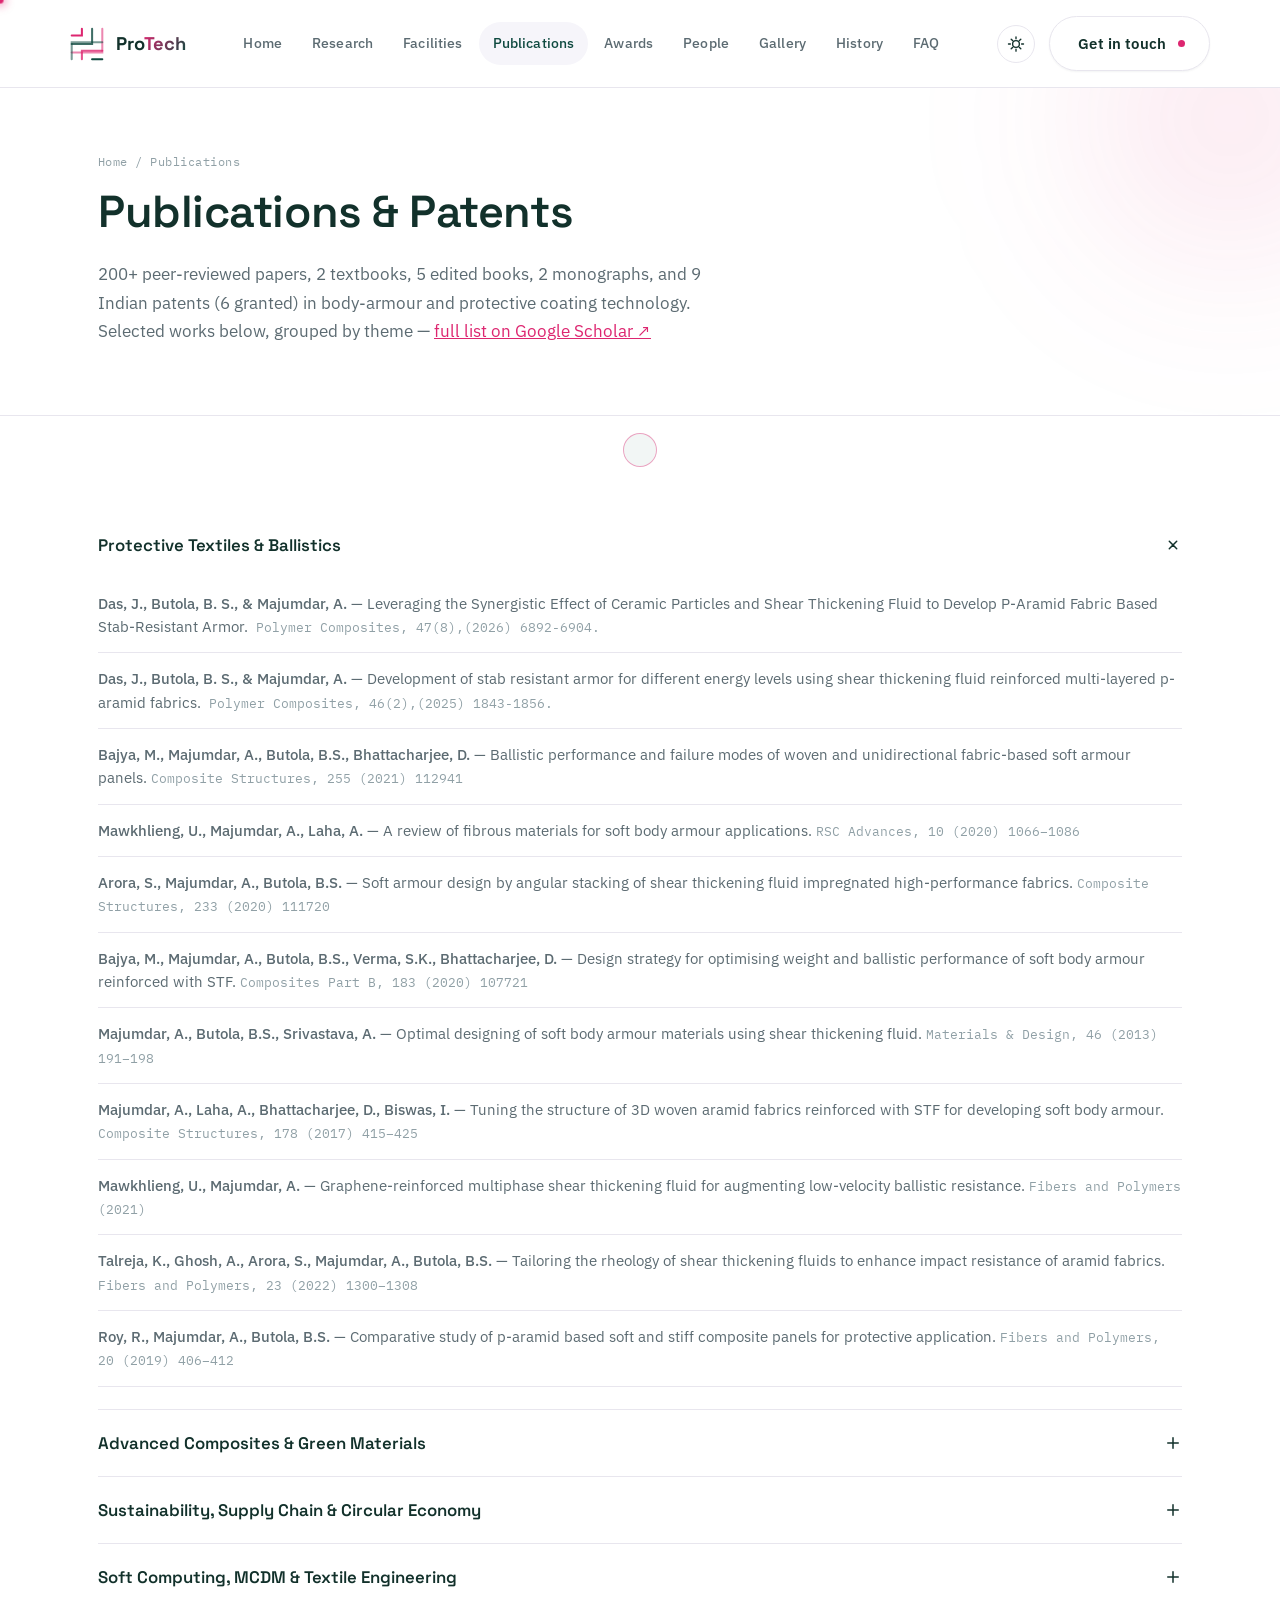
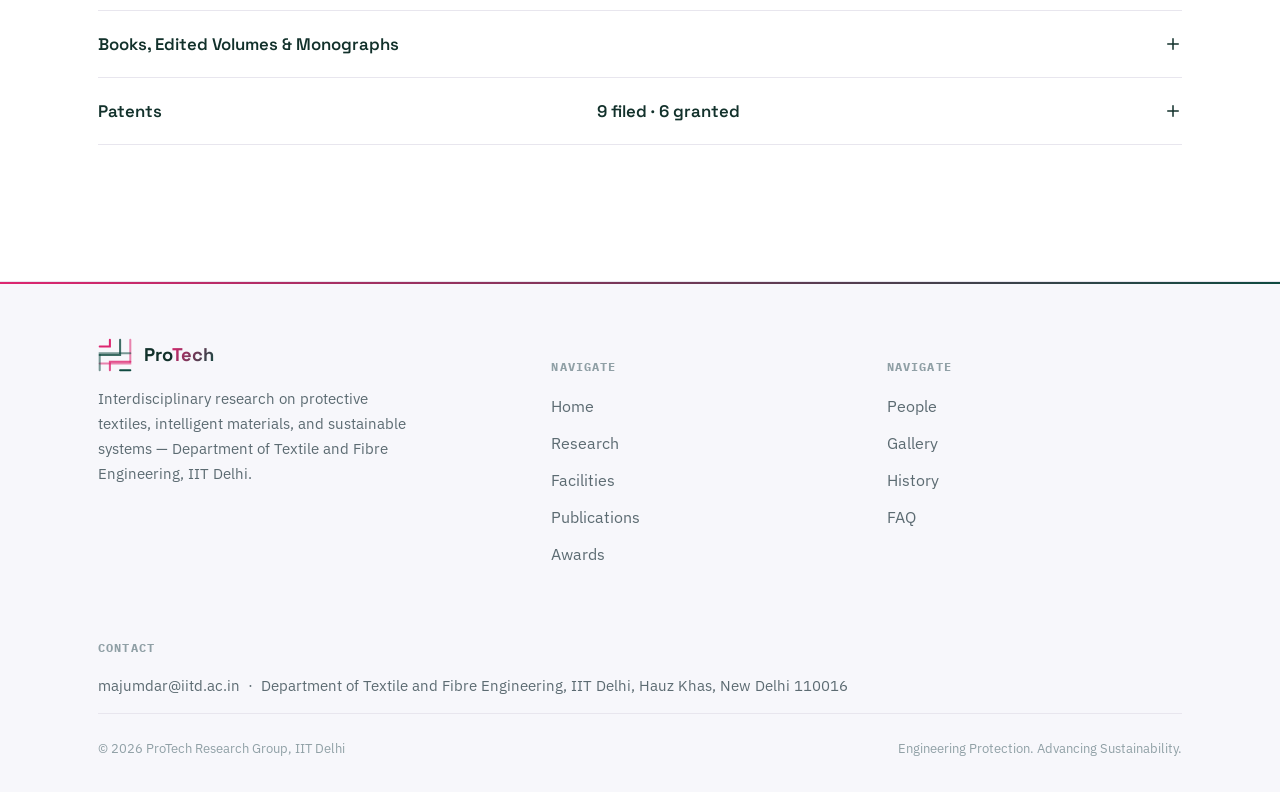
<file: publications.html>
<!doctype html>
<html lang="en">
<head>
<meta charset="UTF-8">
<script>(function(){try{var t=localStorage.getItem("protech-theme")||"light";document.documentElement.setAttribute("data-theme",t);}catch(e){document.documentElement.setAttribute("data-theme","light");}})();</script>
<meta name="viewport" content="width=device-width, initial-scale=1.0">
<title>Publications — ProTech | IIT Delhi</title>
<meta name="description" content="Publications and patents from the ProTech research group at IIT Delhi.">
<link rel="stylesheet" href="styles.css">
</head>
<body data-page="publications">

<header class="site" id="site-header"></header>

<section class="page-hero">
  <div class="container">
    <div class="crumb"><a href="index.html">Home</a> / Publications</div>
    <h1>Publications &amp; Patents</h1>
    <p>200+ peer-reviewed papers, 2 textbooks, 5 edited books, 2 monographs, and 9 Indian patents (6 granted) in body-armour and protective coating technology. Selected works below, grouped by theme —
    <a href="https://scholar.google.com/citations?user=4za7vPQAAAAJ" target="_blank" rel="noopener" style="color:var(--kevlar); text-decoration:underline;">full list on Google Scholar ↗</a></p>
  </div>
</section>

<section class="on-canvas">
  <div class="container">
    <div class="accordion">

      <div class="accordion-item open">
        <button class="accordion-btn">
          Protective Textiles &amp; Ballistics
          <svg class="accordion-icon" viewBox="0 0 24 24" fill="none"><path d="M12 5v14M5 12h14" stroke="currentColor" stroke-width="2" stroke-linecap="round"/></svg>
        </button>
        <div class="accordion-panel"><div>
          <ul class="pub-list">
	    <li><span class="authors">Das, J., Butola, B. S., & Majumdar, A.</span> — Leveraging the Synergistic Effect of Ceramic Particles and Shear Thickening Fluid to Develop P‐Aramid Fabric Based Stab‐Resistant Armor.<span class="venue"> Polymer Composites, 47(8),(2026) 6892-6904.</span></li>
            <li><span class="authors">Das, J., Butola, B. S., & Majumdar, A.</span> — Development of stab resistant armor for different energy levels using shear thickening fluid reinforced multi‐layered p‐aramid fabrics.<span class="venue">  Polymer Composites, 46(2),(2025) 1843-1856.</span></li>
            <li><span class="authors">Bajya, M., Majumdar, A., Butola, B.S., Bhattacharjee, D.</span> — Ballistic performance and failure modes of woven and unidirectional fabric-based soft armour panels. <span class="venue">Composite Structures, 255 (2021) 112941</span></li>
            <li><span class="authors">Mawkhlieng, U., Majumdar, A., Laha, A.</span> — A review of fibrous materials for soft body armour applications. <span class="venue">RSC Advances, 10 (2020) 1066–1086</span></li>
            <li><span class="authors">Arora, S., Majumdar, A., Butola, B.S.</span> — Soft armour design by angular stacking of shear thickening fluid impregnated high-performance fabrics. <span class="venue">Composite Structures, 233 (2020) 111720</span></li>
            <li><span class="authors">Bajya, M., Majumdar, A., Butola, B.S., Verma, S.K., Bhattacharjee, D.</span> — Design strategy for optimising weight and ballistic performance of soft body armour reinforced with STF. <span class="venue">Composites Part B, 183 (2020) 107721</span></li>
            <li><span class="authors">Majumdar, A., Butola, B.S., Srivastava, A.</span> — Optimal designing of soft body armour materials using shear thickening fluid. <span class="venue">Materials &amp; Design, 46 (2013) 191–198</span></li>
            <li><span class="authors">Majumdar, A., Laha, A., Bhattacharjee, D., Biswas, I.</span> — Tuning the structure of 3D woven aramid fabrics reinforced with STF for developing soft body armour. <span class="venue">Composite Structures, 178 (2017) 415–425</span></li>
            <li><span class="authors">Mawkhlieng, U., Majumdar, A.</span> — Graphene-reinforced multiphase shear thickening fluid for augmenting low-velocity ballistic resistance. <span class="venue">Fibers and Polymers (2021)</span></li>
            <li><span class="authors">Talreja, K., Ghosh, A., Arora, S., Majumdar, A., Butola, B.S.</span> — Tailoring the rheology of shear thickening fluids to enhance impact resistance of aramid fabrics. <span class="venue">Fibers and Polymers, 23 (2022) 1300–1308</span></li>
            <li><span class="authors">Roy, R., Majumdar, A., Butola, B.S.</span> — Comparative study of p-aramid based soft and stiff composite panels for protective application. <span class="venue">Fibers and Polymers, 20 (2019) 406–412</span></li>
          </ul>
        </div></div>
      </div>

      <div class="accordion-item">
        <button class="accordion-btn">
          Advanced Composites &amp; Green Materials
          <svg class="accordion-icon" viewBox="0 0 24 24" fill="none"><path d="M12 5v14M5 12h14" stroke="currentColor" stroke-width="2" stroke-linecap="round"/></svg>
        </button>
        <div class="accordion-panel"><div>
          <ul class="pub-list">
            <li><span class="authors">Sharma, S., Majumdar, A., Butola, B.S.</span> — Tailoring the biodegradability of PLA-based films and ramie-PLA green composites using selective additives. <span class="venue">Int. J. Biological Macromolecules, 181 (2021) 1092–1103</span></li>
            <li><span class="authors">Sharma, S., Singh, A.A., Majumdar, A., Butola, B.S.</span> — Harnessing the ductility of PLA/halloysite nanocomposites by synergistic effects of impact modifier and plasticizer. <span class="venue">Composites Part B, 188 (2020) 107845</span></li>
            <li><span class="authors">Rathi, A., Majumdar, A., Rathi, N., Kumar, A.</span> — Harnessing the thermo-mechanical properties and toughness of MWCNT/TiO₂ hybrid epoxy nanocomposites. <span class="venue">Journal of Composite Materials (2022)</span></li>
            <li><span class="authors">Sharma, S., Singh, A.A., Srivastava, M., Majumdar, A.</span> — Modulating the properties of PLA for packaging applications using biobased plasticizers and natural fillers. <span class="venue">Int. J. Biological Macromolecules, 153 (2020) 1165–1175</span></li>
            <li><span class="authors">Sharma, S., Dhakate, S.R., Majumdar, A., Singh, B.P.</span> — Improved static and dynamic mechanical properties of multiscale bucky-paper interleaved Kevlar fiber composites. <span class="venue">Carbon, 152 (2019) 631–642</span></li>
          </ul>
        </div></div>
      </div>

      <div class="accordion-item">
        <button class="accordion-btn">
          Sustainability, Supply Chain &amp; Circular Economy
          <svg class="accordion-icon" viewBox="0 0 24 24" fill="none"><path d="M12 5v14M5 12h14" stroke="currentColor" stroke-width="2" stroke-linecap="round"/></svg>
        </button>
        <div class="accordion-panel"><div>
          <ul class="pub-list">
            <li><span class="authors">Karmakar, S., Majumdar, A., & Butola, B. S.</span> — A sustainable recycling process and its life cycle assessment for valorising post-consumer textile materials for thermal insulation applications. <span class="venue"> Waste Management & Research, 43(5),(2025) 749-761. </span></li>
            <li><span class="authors">Majumdar, A., Shukla, S., Singh, A.A., Arora, S.</span> — Circular Fashion: properties of fabrics made from mechanically recycled PET bottles. <span class="venue">Resources, Conservation and Recycling, 161 (2020) 104915</span></li>
            <li><span class="authors">Majumdar, A., Sinha, S.K., Govindan, K.</span> — Prioritising risk mitigation strategies for environmentally sustainable clothing supply chains. <span class="venue">Sustainable Production and Consumption, 28 (2021) 543–555</span></li>
            <li><span class="authors">Agrawal, R., Majumdar, A., Majumdar, K., Raut, R., Narkhede, B.</span> — Attaining Sustainable Development Goals through supply chain practices and business strategies. <span class="venue">Business Strategy and the Environment (2022)</span></li>
            <li><span class="authors">Majumdar, A., Ali, S.M., Agrawal, R., Srivastava, S.</span> — A triple helix framework for strategy development in circular textile and clothing supply chain: an Indian perspective. <span class="venue">Journal of Cleaner Production, 367 (2022) 132954</span></li>
            <li><span class="authors">Majumdar, A., Shaw, M., Sinha, S.K.</span> — COVID-19 debunks the myth of socially sustainable supply chain: a case of the clothing industry in South Asian countries. <span class="venue">Sustainable Production and Consumption, 24 (2020) 150–155</span></li>
            <li><span class="authors">Majumdar, A., Garg, H., Jain, R.</span> — Managing the barriers of Industry 4.0 adoption and implementation in textile and clothing industry. <span class="venue">Computers in Industry, 125 (2021) 103372</span></li>
          </ul>
        </div></div>
      </div>

      <div class="accordion-item">
        <button class="accordion-btn">
          Soft Computing, MCDM &amp; Textile Engineering
          <svg class="accordion-icon" viewBox="0 0 24 24" fill="none"><path d="M12 5v14M5 12h14" stroke="currentColor" stroke-width="2" stroke-linecap="round"/></svg>
        </button>
        <div class="accordion-panel"><div>
          <ul class="pub-list">
            <li><span class="authors">Mitra, A., Majumdar, A.</span> — Determination of quality value of cotton fiber using integrated Best-Worst Method–Revised AHP. <span class="venue">Journal of Natural Fibers, 20 (2023) 2210324</span></li>
            <li><span class="authors">Jeevaraj, S., Majumdar, A.</span> — A new ranking method for interval-valued intuitionistic fuzzy numbers and its application in MCDM. <span class="venue">Mathematics, 9(21) (2021) 2647</span></li>
            <li><span class="authors">Arora, S., Majumdar, A.</span> — Machine learning and soft computing applications in textile and clothing supply chain: bibliometric and network analyses. <span class="venue">Expert Systems with Applications, 200 (2022) 117000</span></li>
            <li><span class="authors">Majumdar, A., Arora, S., Jindal, A., Bajya, M.</span> — Hybrid neuro-genetic machine learning models for the engineering of ring-spun cotton yarns. <span class="venue">Journal of Natural Fibres (2022)</span></li>
            <li><span class="authors">Alam, S., Majumdar, A., Ghosh, A.</span> — Development and experimental validation of a mathematical model of shear rigidity of woven fabric structures. <span class="venue">Journal of the Textile Institute (2021)</span></li>
          </ul>
        </div></div>
      </div>

      <div class="accordion-item">
        <button class="accordion-btn">
          Books, Edited Volumes &amp; Monographs
          <svg class="accordion-icon" viewBox="0 0 24 24" fill="none"><path d="M12 5v14M5 12h14" stroke="currentColor" stroke-width="2" stroke-linecap="round"/></svg>
        </button>
        <div class="accordion-panel"><div>
          <ul class="pub-list">
            <li><span class="authors">Majumdar, A.</span> — Principles of Woven Fabric Manufacturing. <span class="venue">CRC Press, 2016</span></li>
            <li><span class="authors">Ghosh, A., Mal, P., Majumdar, A.</span> — Advanced Optimization and Decision-Making Techniques in Textile Manufacturing. <span class="venue">CRC Press, 2019</span></li>
            <li><span class="authors">Majumdar, A. (ed.)</span> — Soft Computing in Textile Engineering. <span class="venue">Woodhead Publishing, 2011</span></li>
            <li><span class="authors">Majumdar, A., Das, A., Alagirusamy, R., Kothari, V.K. (eds.)</span> — Process Control in Textile Manufacturing. <span class="venue">Woodhead Publishing, 2013</span></li>
            <li><span class="authors">Majumdar, A., Gupta, D., Gupta, S. (eds.)</span> — Functional Textiles and Clothing. <span class="venue">Springer, 2019 &amp; 2020</span></li>
            <li><span class="authors">Majumdar, A. (ed.)</span> — Advances in Healthcare and Protective Textiles. <span class="venue">Woodhead Publishing</span></li>
            <li><span class="authors">Majumdar, A.</span> — Textile Progress: Soft Body Armour. <span class="venue">Taylor &amp; Francis, 2020</span></li>
          </ul>
        </div></div>
      </div>

      <div class="accordion-item">
        <button class="accordion-btn">
          Patents <span class="count" style="margin-left:10px;">9 filed · 6 granted</span>
          <svg class="accordion-icon" viewBox="0 0 24 24" fill="none"><path d="M12 5v14M5 12h14" stroke="currentColor" stroke-width="2" stroke-linecap="round"/></svg>
        </button>
        <div class="accordion-panel"><div>
          <p>Nine Indian patents filed in the area of body armour, protective coatings, and shear-thickening-fluid technology — six granted, three published and pending grant.</p>
          <ul class="patent-list">
            <li class="granted">
              <span class="patent-status">Granted</span>
              <span class="patent-title">Textile structures for improved impact resistance by sequential padding with shear thickening fluids</span>
              <span class="patent-meta">App. No. 2606/DEL/2014 · Filed 11 Sep 2014</span>
            </li>
            <li class="pending">
              <span class="patent-status">Published</span>
              <span class="patent-title">Flexible composites for ballistic applications</span>
              <span class="patent-meta">App. No. 201611022723 · Filed 1 Jul 2016</span>
            </li>
            <li class="granted">
              <span class="patent-status">Granted</span>
              <span class="patent-title">Three dimensional (3D) textile based flexible body armour</span>
              <span class="patent-meta">App. No. 201711006934 · Filed 27 Feb 2017</span>
            </li>
            <li class="granted">
              <span class="patent-status">Granted</span>
              <span class="patent-title">Fibre reinforced shear thickening fluids (STF) effective at higher temperatures</span>
              <span class="patent-meta">App. No. 201811028018 · Filed 25 Jul 2018</span>
            </li>
            <li class="granted">
              <span class="patent-status">Granted</span>
              <span class="patent-title">A smart bullet proof clothing capable of transmitting signal to a control room</span>
              <span class="patent-meta">App. No. 201911015711 · Filed 19 Apr 2019</span>
            </li>
            <li class="granted">
              <span class="patent-status">Granted</span>
              <span class="patent-title">Dynamic yarn pull-out testing device and method of testing thereof</span>
              <span class="patent-meta">App. No. 202011042269 · Filed 29 Sep 2020</span>
            </li>
            <li class="pending">
              <span class="patent-status">Published</span>
              <span class="patent-title">Armoured vest with smart material</span>
              <span class="patent-meta">App. No. 202211014887 · Filed 17 Mar 2022</span>
            </li>
            <li class="pending">
              <span class="patent-status">Published</span>
              <span class="patent-title">A method of producing ceramic coating paste for protective applications</span>
              <span class="patent-meta">App. No. 202411079878 · Filed 21 Oct 2024</span>
            </li>
            <li class="granted">
              <span class="patent-status">Granted</span>
              <span class="patent-title">Ripstop weaves for enhanced tearing strength and breathability</span>
              <span class="patent-meta">App. No. &amp; filing date — <em>[Add details]</em></span>
            </li>
          </ul>
          <p style="font-family:var(--mono); font-size:.78rem; color:#8a8477; margin-top:8px;">"Published" patents have cleared the 18-month publication stage and are pending examination/grant.</p>
        </div></div>
      </div>

    </div>
  </div>
</section>

<footer class="site" id="site-footer"></footer>
<script src="script.js"></script>
</body>
</html>
</file>
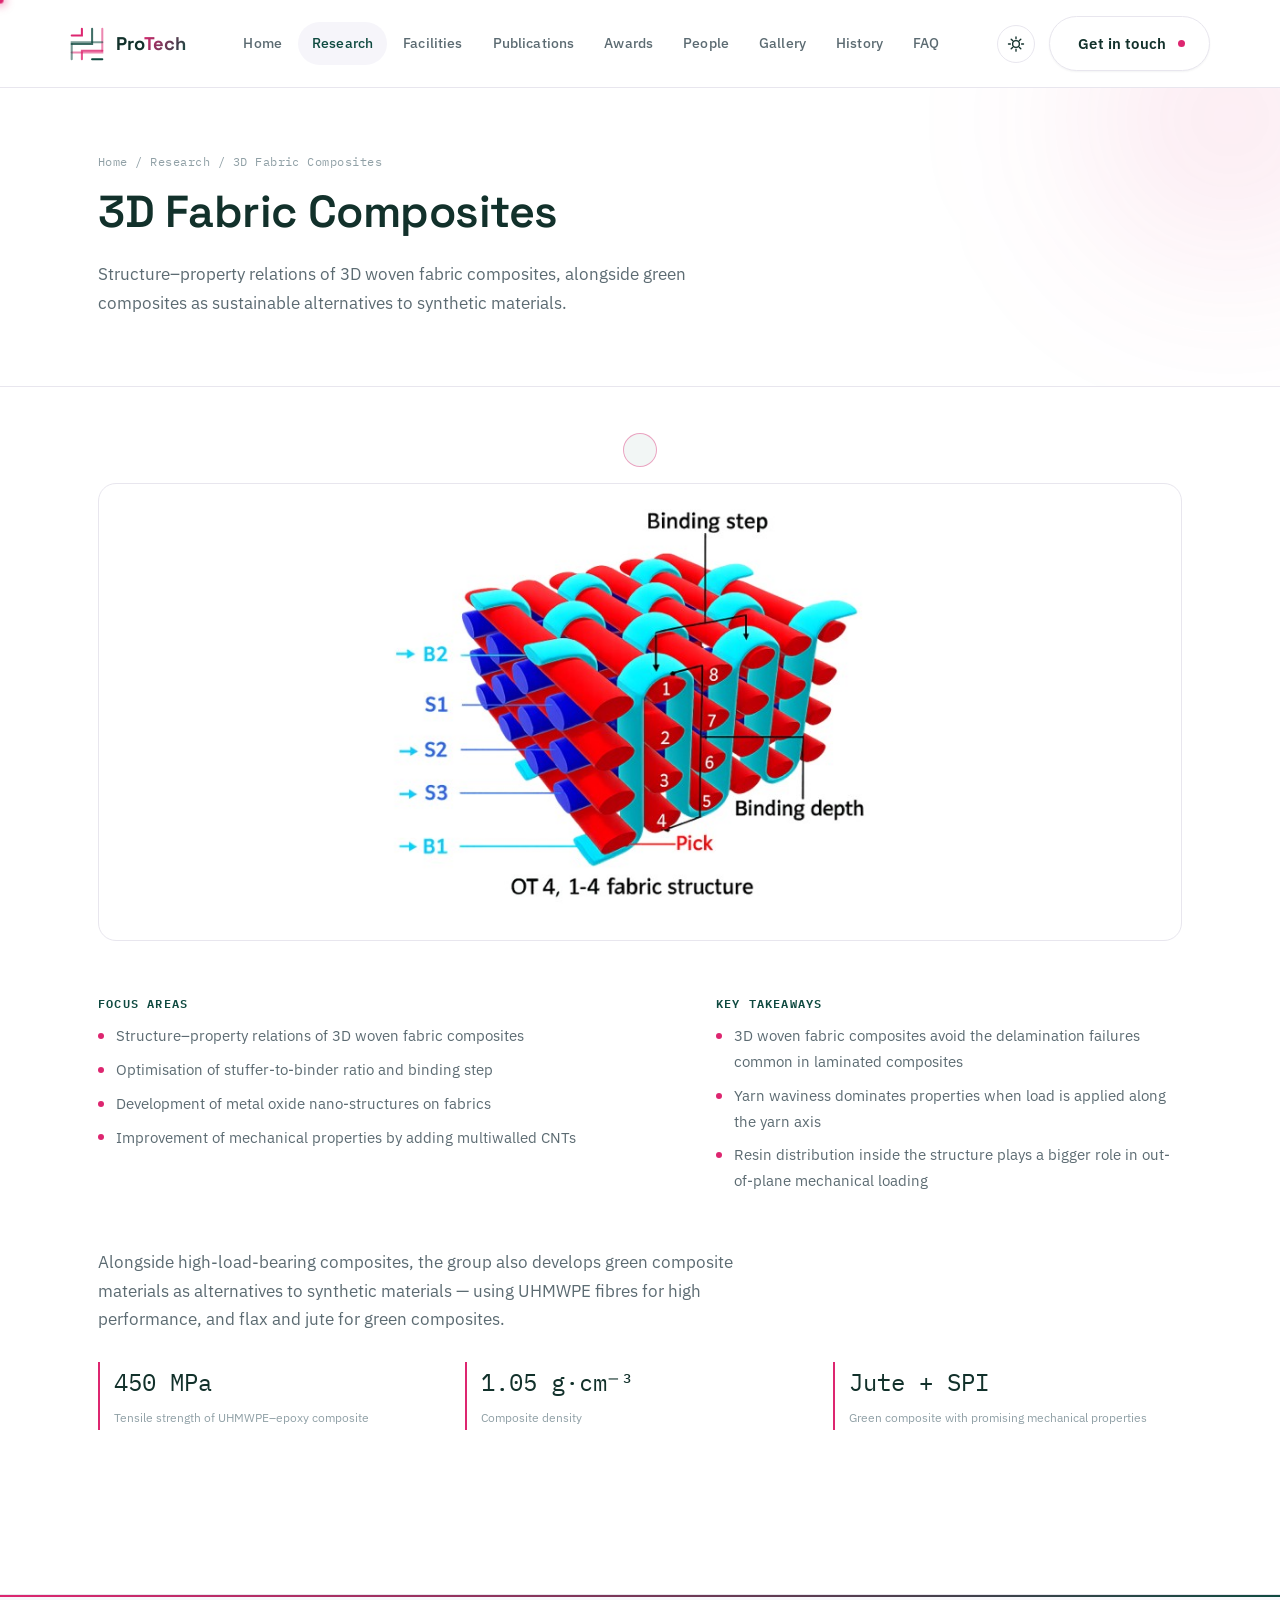
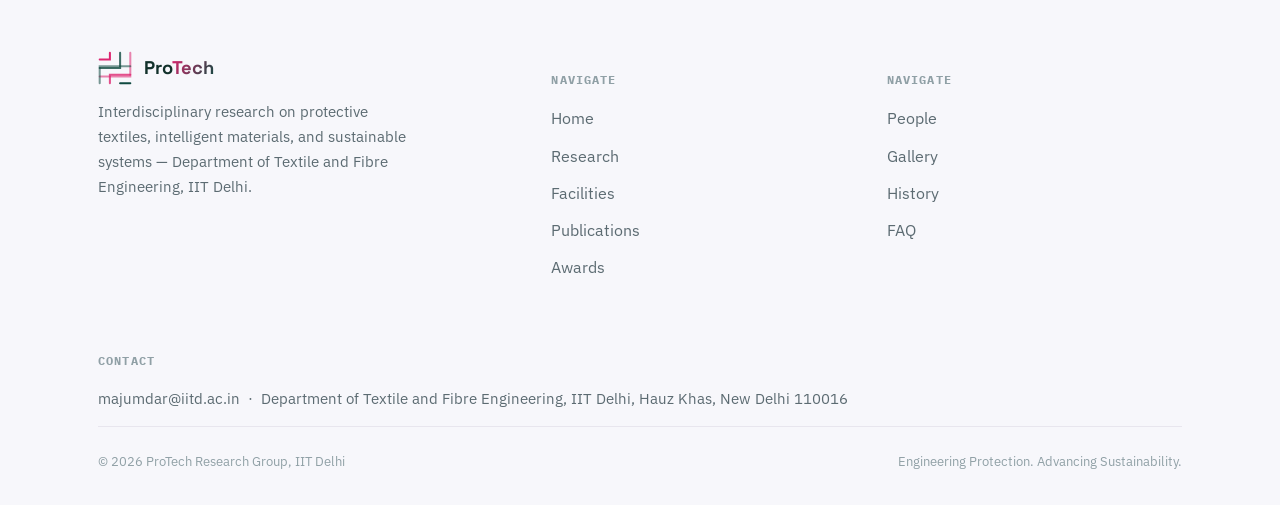
<file: research-advanced-composites.html>
<!doctype html>
<html lang="en">
<head>
<meta charset="UTF-8">
<script>(function(){try{var t=localStorage.getItem("protech-theme")||"light";document.documentElement.setAttribute("data-theme",t);}catch(e){document.documentElement.setAttribute("data-theme","light");}})();</script>
<meta name="viewport" content="width=device-width, initial-scale=1.0">
<title>3D Fabric Composites — ProTech | IIT Delhi</title>
<meta name="description" content="3D woven fabric composites research at ProTech, IIT Delhi.">
<link rel="stylesheet" href="styles.css">
</head>
<body data-page="research">

<header class="site" id="site-header"></header>

<section class="page-hero">
  <div class="container">
    <div class="crumb"><a href="index.html">Home</a> / <a href="research.html">Research</a> / 3D Fabric Composites</div>
    <h1>3D Fabric Composites</h1>
    <p>Structure–property relations of 3D woven fabric composites, alongside green composites as sustainable alternatives to synthetic materials.</p>
  </div>
</section>

<section>
  <div class="container">
    <div class="media-diagram" style="margin-bottom:56px;">
      <img src="images/3d-weave-structure.jpg" alt="OT4, 1-4 fabric structure schematic showing binder (B1, B2) and stuffer (S1, S2, S3) yarns, binding step, and binding depth of a 3D woven composite preform">
    </div>

    <div class="spec-grid">
      <div>
        <div class="spec-block">
          <h4>Focus areas</h4>
          <ul>
            <li>Structure–property relations of 3D woven fabric composites</li>
            <li>Optimisation of stuffer-to-binder ratio and binding step</li>
            <li>Development of metal oxide nano-structures on fabrics</li>
            <li>Improvement of mechanical properties by adding multiwalled CNTs</li>
          </ul>
        </div>
      </div>
      <div class="spec-block">
        <h4>Key takeaways</h4>
        <ul>
          <li>3D woven fabric composites avoid the delamination failures common in laminated composites</li>
          <li>Yarn waviness dominates properties when load is applied along the yarn axis</li>
          <li>Resin distribution inside the structure plays a bigger role in out-of-plane mechanical loading</li>
        </ul>
      </div>
    </div>

    <p style="max-width:700px; font-size:1.05rem; margin-top:20px;">Alongside high-load-bearing composites, the group also develops green composite materials as alternatives to synthetic materials — using UHMWPE fibres for high performance, and flax and jute for green composites.</p>

    <div class="stat-row">
      <div class="stat"><span class="num">450 MPa</span><span class="lbl">Tensile strength of UHMWPE–epoxy composite</span></div>
      <div class="stat"><span class="num">1.05 g·cm⁻³</span><span class="lbl">Composite density</span></div>
      <div class="stat"><span class="num">Jute + SPI</span><span class="lbl">Green composite with promising mechanical properties</span></div>
    </div>
  </div>
</section>

<footer class="site" id="site-footer"></footer>
<script src="script.js"></script>
</body>
</html>
</file>
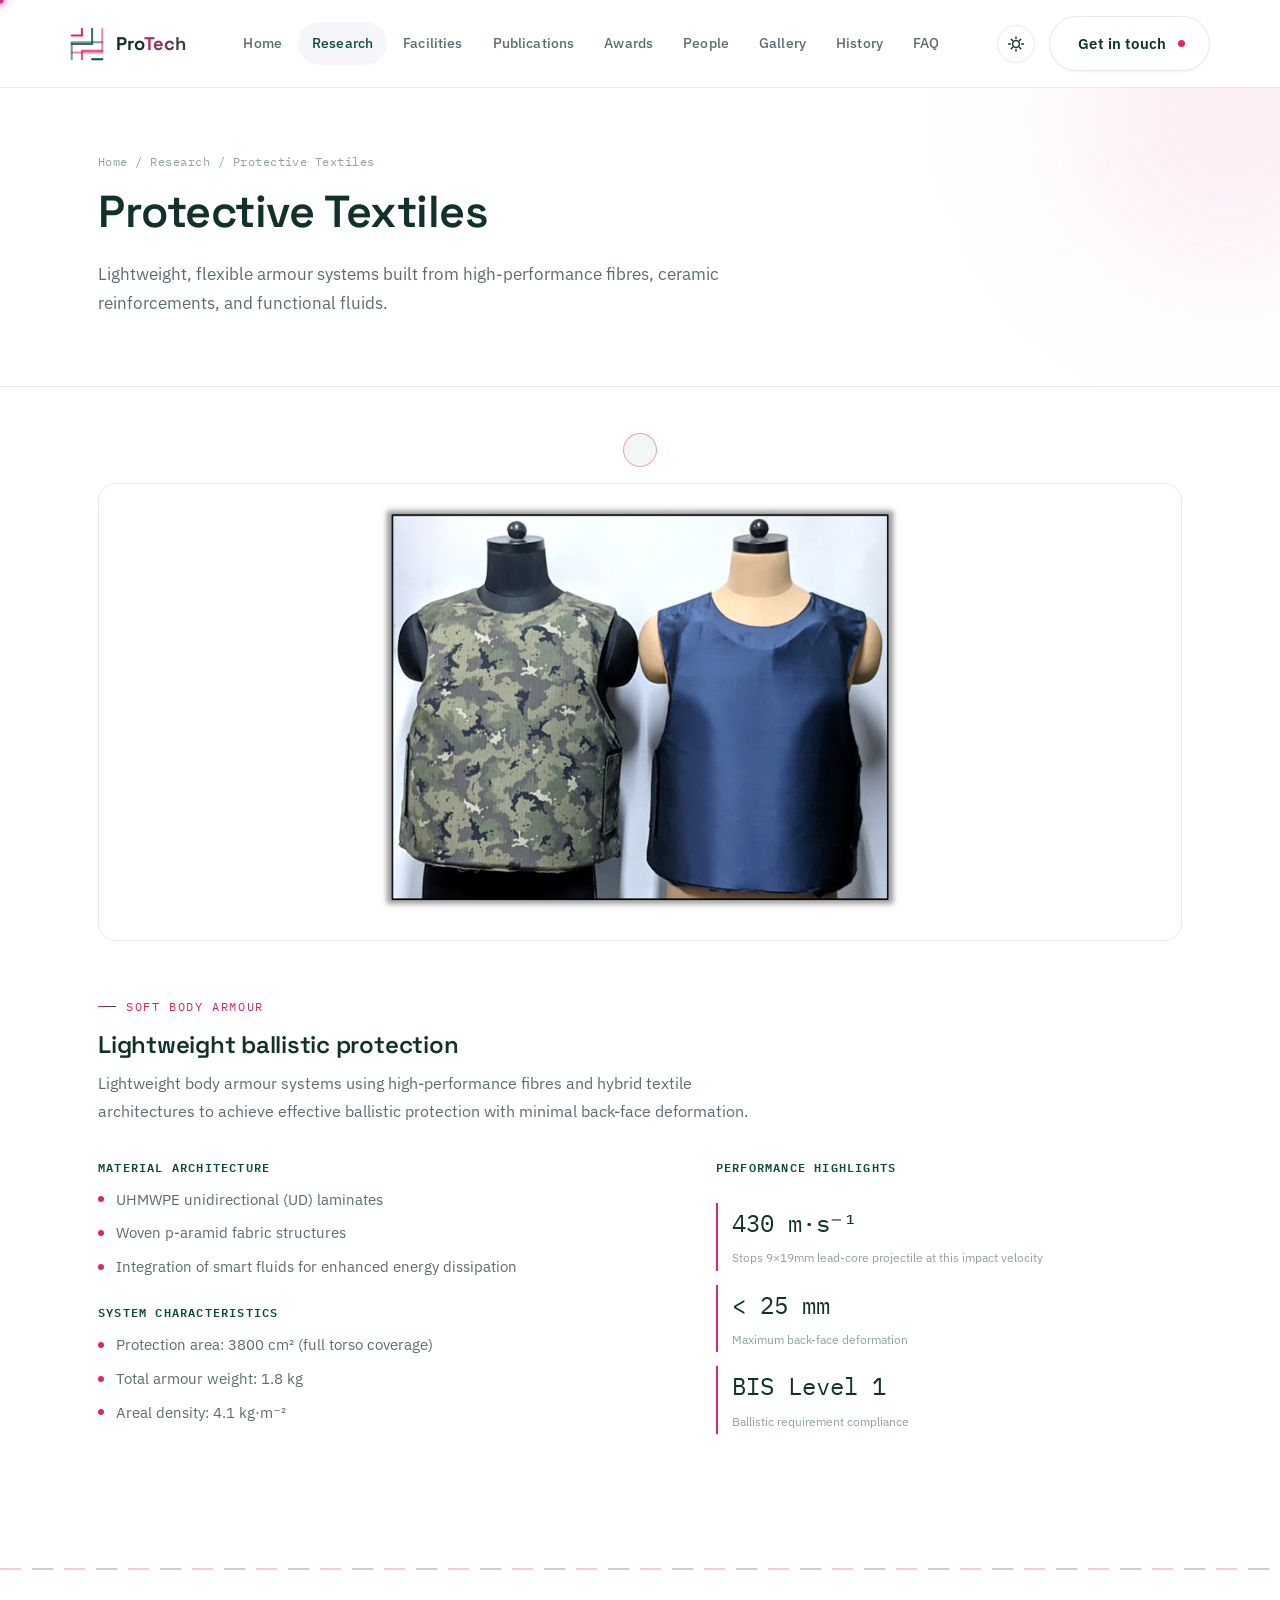
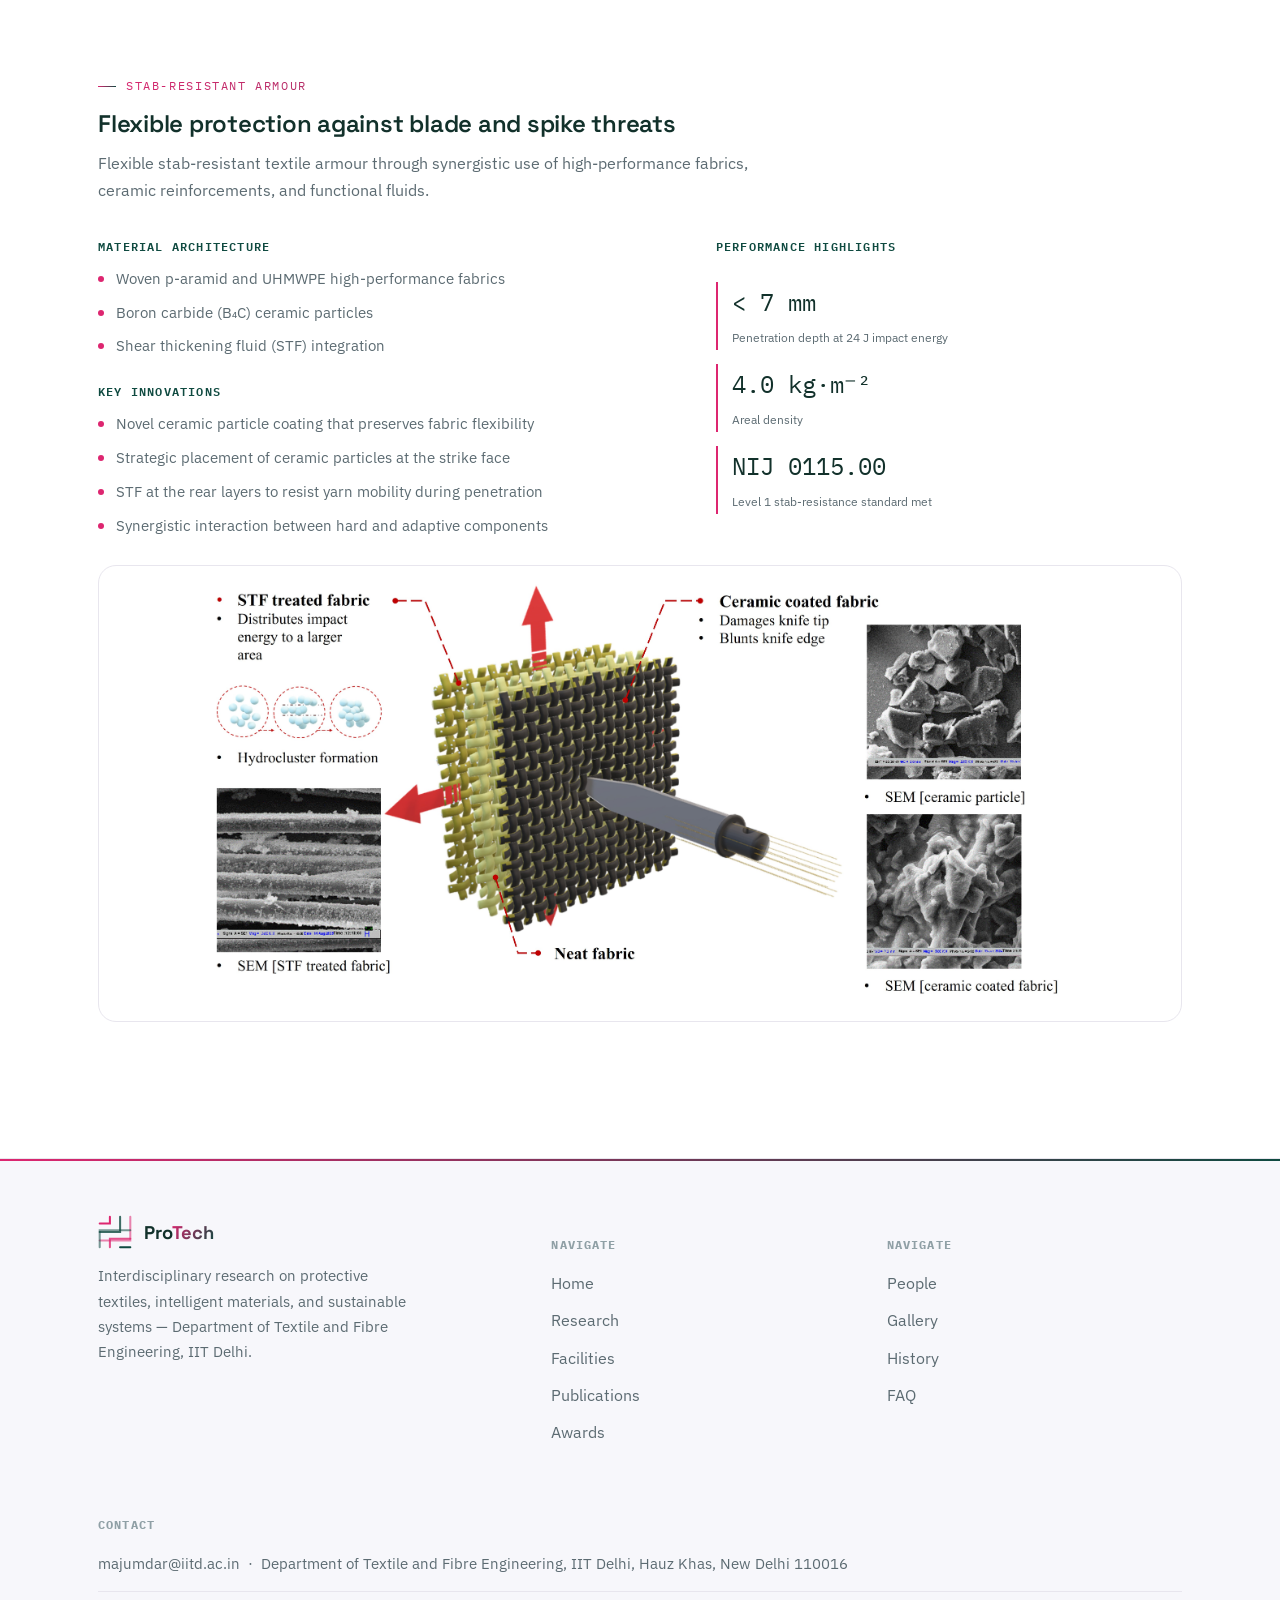
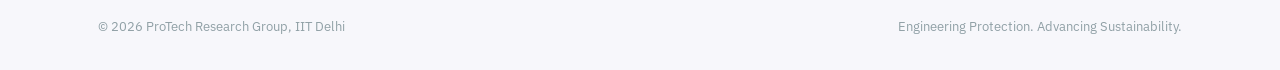
<file: research-protective-textiles.html>
<!doctype html>
<html lang="en">
<head>
<meta charset="UTF-8">
<script>(function(){try{var t=localStorage.getItem("protech-theme")||"light";document.documentElement.setAttribute("data-theme",t);}catch(e){document.documentElement.setAttribute("data-theme","light");}})();</script>
<meta name="viewport" content="width=device-width, initial-scale=1.0">
<title>Protective Textiles — ProTech | IIT Delhi</title>
<meta name="description" content="Soft body armour and stab-resistant armour research at ProTech, IIT Delhi.">
<link rel="stylesheet" href="styles.css">
</head>
<body data-page="research">

<header class="site" id="site-header"></header>

<section class="page-hero">
  <div class="container">
    <div class="crumb"><a href="index.html">Home</a> / <a href="research.html">Research</a> / Protective Textiles</div>
    <h1>Protective Textiles</h1>
    <p>Lightweight, flexible armour systems built from high-performance fibres, ceramic reinforcements, and functional fluids.</p>
  </div>
</section>

<section>
  <div class="container">
    <div class="media-diagram" style="margin-bottom:56px;">
      <img src="images/soft-armour-panels.jpg" alt="Soft body armour panels developed by the ProTech group, camouflage and navy variants">
    </div>

    <div class="eyebrow">Soft body armour</div>
    <h2>Lightweight ballistic protection</h2>
    <p style="max-width:680px;">Lightweight body armour systems using high-performance fibres and hybrid textile architectures to achieve effective ballistic protection with minimal back-face deformation.</p>

    <div class="spec-grid" style="margin-top:36px;">
      <div>
        <div class="spec-block">
          <h4>Material architecture</h4>
          <ul>
            <li>UHMWPE unidirectional (UD) laminates</li>
            <li>Woven p-aramid fabric structures</li>
            <li>Integration of smart fluids for enhanced energy dissipation</li>
          </ul>
        </div>
        <div class="spec-block">
          <h4>System characteristics</h4>
          <ul>
            <li>Protection area: 3800 cm² (full torso coverage)</li>
            <li>Total armour weight: 1.8 kg</li>
            <li>Areal density: 4.1 kg·m⁻²</li>
          </ul>
        </div>
      </div>
      <div>
        <div class="spec-block">
          <h4>Performance highlights</h4>
          <div class="stat-row" style="grid-template-columns:1fr; gap:14px;">
            <div class="stat"><span class="num">430 m·s⁻¹</span><span class="lbl">Stops 9×19mm lead-core projectile at this impact velocity</span></div>
            <div class="stat"><span class="num">&lt; 25 mm</span><span class="lbl">Maximum back-face deformation</span></div>
            <div class="stat"><span class="num">BIS Level 1</span><span class="lbl">Ballistic requirement compliance</span></div>
          </div>
        </div>
      </div>
    </div>


  </div>
</section>

<div class="weave-divider"></div>

<section class="on-canvas">
  <div class="container">
    <div class="eyebrow on-canvas">Stab-resistant armour</div>
    <h2>Flexible protection against blade and spike threats</h2>
    <p style="max-width:680px;">Flexible stab-resistant textile armour through synergistic use of high-performance fabrics, ceramic reinforcements, and functional fluids.</p>

    <div class="spec-grid" style="margin-top:36px;">
      <div>
        <div class="spec-block">
          <h4>Material architecture</h4>
          <ul>
            <li>Woven p-aramid and UHMWPE high-performance fabrics</li>
            <li>Boron carbide (B₄C) ceramic particles</li>
            <li>Shear thickening fluid (STF) integration</li>
          </ul>
        </div>
        <div class="spec-block">
          <h4>Key innovations</h4>
          <ul>
            <li>Novel ceramic particle coating that preserves fabric flexibility</li>
            <li>Strategic placement of ceramic particles at the strike face</li>
            <li>STF at the rear layers to resist yarn mobility during penetration</li>
            <li>Synergistic interaction between hard and adaptive components</li>
          </ul>
        </div>
      </div>
      <div>
        <div class="spec-block">
          <h4>Performance highlights</h4>
          <div class="stat-row" style="grid-template-columns:1fr; gap:14px;">
            <div class="stat"><span class="num">&lt; 7 mm</span><span class="lbl">Penetration depth at 24 J impact energy</span></div>
            <div class="stat"><span class="num">4.0 kg·m⁻²</span><span class="lbl">Areal density</span></div>
            <div class="stat"><span class="num">NIJ 0115.00</span><span class="lbl">Level 1 stab-resistance standard met</span></div>
          </div>
        </div>
      </div>
    </div>
    <div class="media-diagram">
      <img src="images/stab-resistance-test.jpg" alt="Stab resistance test schematic: SEM image of ceramic-coated fabric, blade before and after stabbing a fabric panel reinforced with ceramic particles and shear thickening fluid">
    </div>
  </div>
</section>

<footer class="site" id="site-footer"></footer>
<script src="script.js"></script>
</body>
</html>
</file>
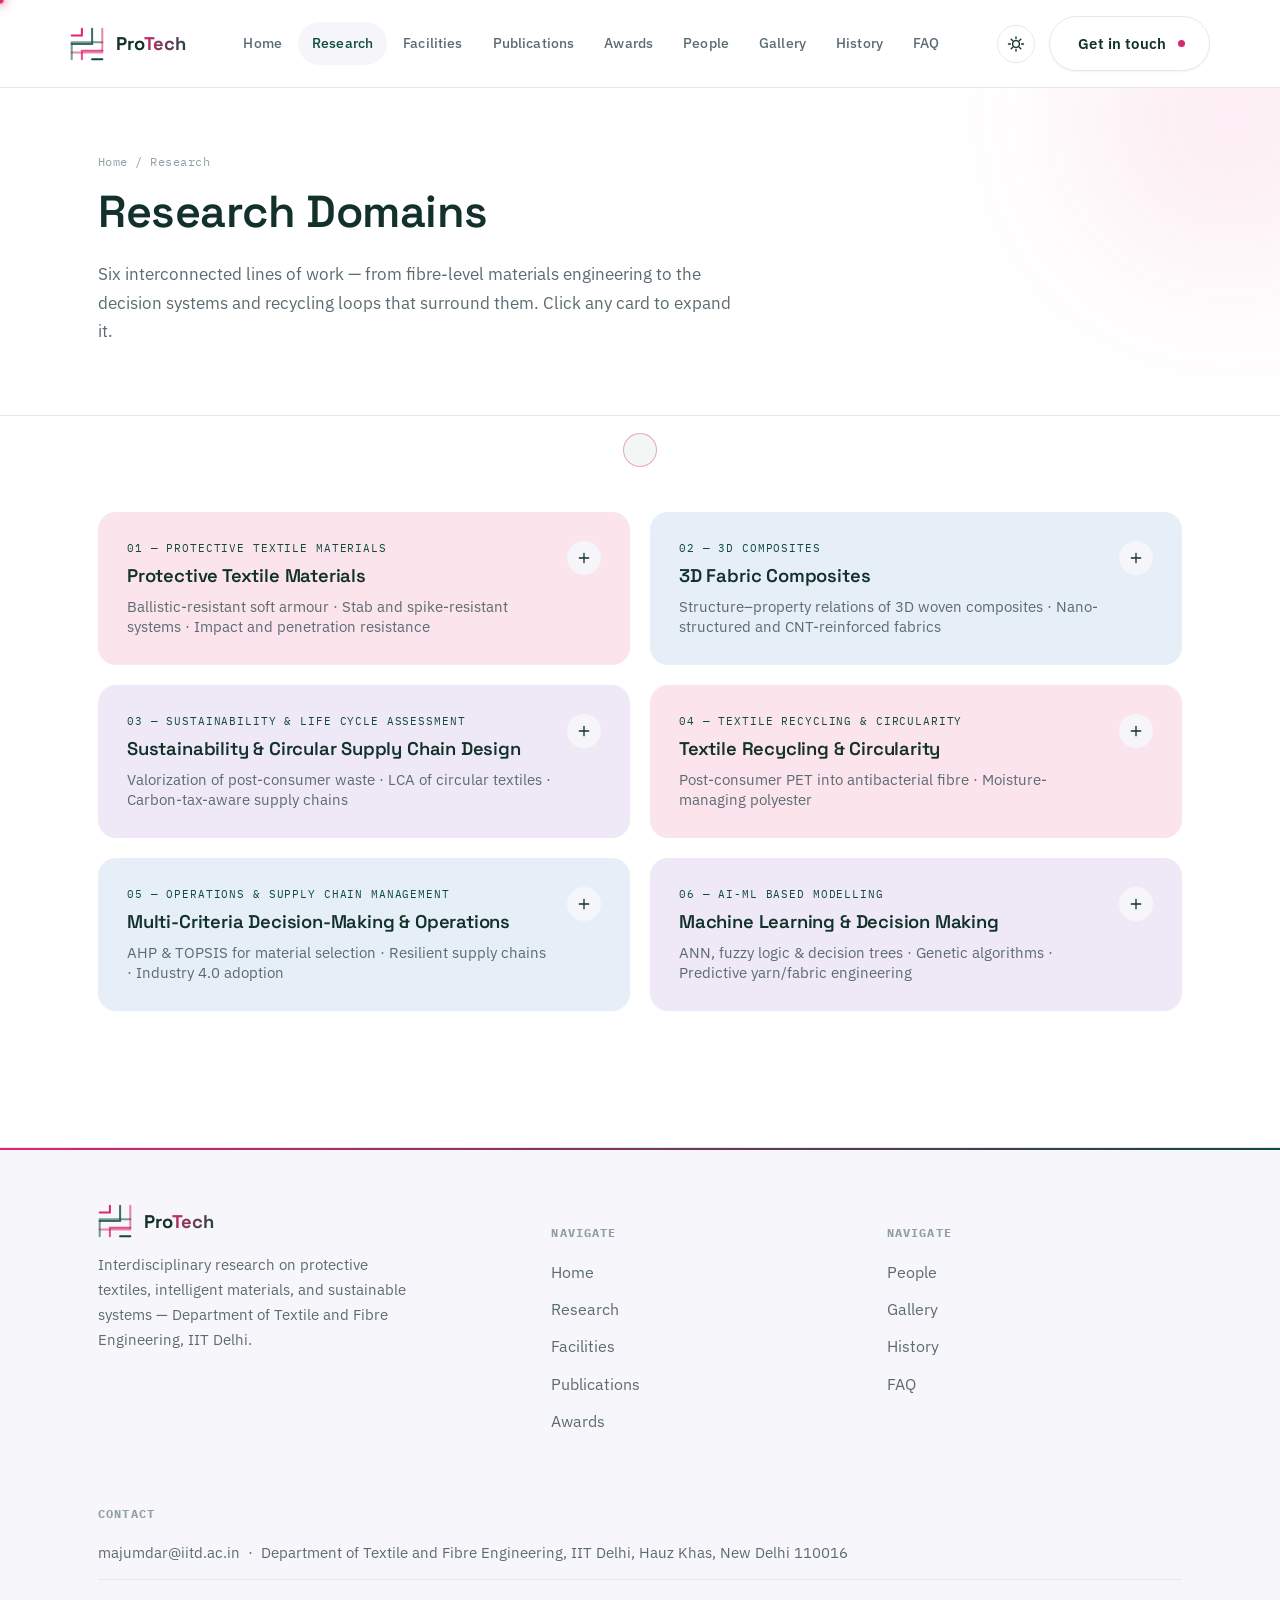
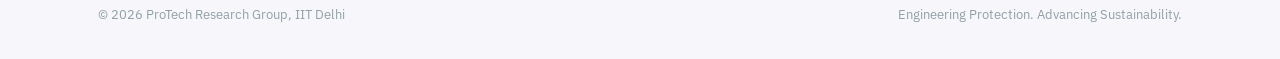
<file: research.html>
<!doctype html>
<html lang="en">
<head>
<meta charset="UTF-8">
<script>(function(){try{var t=localStorage.getItem("protech-theme")||"light";document.documentElement.setAttribute("data-theme",t);}catch(e){document.documentElement.setAttribute("data-theme","light");}})();</script>
<meta name="viewport" content="width=device-width, initial-scale=1.0">
<title>Research — ProTech | IIT Delhi</title>
<meta name="description" content="Research domains of the ProTech group: protective textiles, 3D composites, sustainability, circularity, operations, and AI-ML modelling.">
<link rel="stylesheet" href="styles.css">
</head>
<body data-page="research">

<header class="site" id="site-header"></header>

<section class="page-hero">
  <div class="container">
    <div class="crumb"><a href="index.html">Home</a> / Research</div>
    <h1>Research Domains</h1>
    <p>Six interconnected lines of work — from fibre-level materials engineering to the decision systems and recycling loops that surround them. Click any card to expand it.</p>
  </div>
</section>

<section>
  <div class="container">
    <div class="research-grid">

      <!-- 01 — Protective Textile Materials -->
      <div class="research-card" id="protective-textile-materials">
        <button class="research-card-head">
          <div class="rc-text">
            <span class="tag">01 — Protective Textile Materials</span>
            <h3>Protective Textile Materials</h3>
            <p>Ballistic-resistant soft armour · Stab and spike-resistant systems · Impact and penetration resistance</p>
          </div>
          <div class="rc-toggle-icon"><svg width="16" height="16" viewBox="0 0 24 24" fill="none"><path d="M12 5v14M5 12h14" stroke="currentColor" stroke-width="2" stroke-linecap="round"/></svg></div>
        </button>
        <div class="research-card-detail"><div class="research-card-detail-inner">

          <div class="media-diagram" style="margin-bottom:32px;">
            <img src="images/soft-armour-panels.jpg" alt="Soft body armour panels developed by the ProTech group, camouflage and navy variants">
          </div>
          <div class="eyebrow">Soft body armour</div>
          <h4 style="font-family:var(--display); font-size:1.3rem; margin-bottom:10px;">Lightweight ballistic protection</h4>
          <p style="max-width:680px;">Lightweight body armour systems using high-performance fibres and hybrid textile architectures to achieve effective ballistic protection with minimal back-face deformation.</p>
          <div class="spec-grid" style="margin-top:28px;">
            <div>
              <div class="spec-block">
                <h4>Material architecture</h4>
                <ul>
                  <li>UHMWPE unidirectional (UD) laminates</li>
                  <li>Woven p-aramid fabric structures</li>
                  <li>Integration of smart fluids for enhanced energy dissipation</li>
                </ul>
              </div>
              <div class="spec-block">
                <h4>System characteristics</h4>
                <ul>
                  <li>Protection area: 3800 cm² (full torso coverage)</li>
                  <li>Total armour weight: 1.8 kg</li>
                  <li>Areal density: 4.1 kg·m⁻²</li>
                </ul>
              </div>
            </div>
            <div class="spec-block">
              <h4>Performance highlights</h4>
              <div class="stat-row" style="grid-template-columns:1fr; gap:14px;">
                <div class="stat"><span class="num">430 m·s⁻¹</span><span class="lbl">Stops 9×19mm lead-core projectile at this impact velocity</span></div>
                <div class="stat"><span class="num">&lt; 25 mm</span><span class="lbl">Maximum back-face deformation</span></div>
                <div class="stat"><span class="num">BIS Level 1</span><span class="lbl">Ballistic requirement compliance</span></div>
              </div>
            </div>
          </div>

          <div class="weave-divider" style="margin:36px 0;"></div>

          <div class="eyebrow">Stab-resistant armour</div>
          <h4 style="font-family:var(--display); font-size:1.3rem; margin-bottom:10px;">Flexible protection against blade and spike threats</h4>
          <p style="max-width:680px;">Flexible stab-resistant textile armour through synergistic use of high-performance fabrics, ceramic reinforcements, and functional fluids.</p>
          <div class="spec-grid" style="margin-top:28px;">
            <div>
              <div class="spec-block">
                <h4>Material architecture</h4>
                <ul>
                  <li>Woven p-aramid and UHMWPE high-performance fabrics</li>
                  <li>Boron carbide (B₄C) ceramic particles</li>
                  <li>Shear thickening fluid (STF) integration</li>
                </ul>
              </div>
              <div class="spec-block">
                <h4>Key innovations</h4>
                <ul>
                  <li>Novel ceramic particle coating that preserves fabric flexibility</li>
                  <li>Strategic placement of ceramic particles at the strike face</li>
                  <li>STF at the rear layers to resist yarn mobility during penetration</li>
                  <li>Synergistic interaction between hard and adaptive components</li>
                </ul>
              </div>
            </div>
            <div class="spec-block">
              <h4>Performance highlights</h4>
              <div class="stat-row" style="grid-template-columns:1fr; gap:14px;">
                <div class="stat"><span class="num">&lt; 7 mm</span><span class="lbl">Penetration depth at 24 J impact energy</span></div>
                <div class="stat"><span class="num">4.0 kg·m⁻²</span><span class="lbl">Areal density</span></div>
                <div class="stat"><span class="num">NIJ 0115.00</span><span class="lbl">Level 1 stab-resistance standard met</span></div>
              </div>
            </div>
          </div>
          <div class="media-diagram" style="margin-top:28px;">
            <img src="images/stab-resistance-test.jpg" alt="Stab resistance test schematic: SEM image of ceramic-coated fabric, blade before and after stabbing a fabric panel reinforced with ceramic particles and shear thickening fluid">
          </div>

        </div></div>
      </div>

      <!-- 02 — 3D Fabric Composites -->
      <div class="research-card" id="3d-fabric-composites">
        <button class="research-card-head">
          <div class="rc-text">
            <span class="tag">02 — 3D Composites</span>
            <h3>3D Fabric Composites</h3>
            <p>Structure–property relations of 3D woven composites · Nano-structured and CNT-reinforced fabrics</p>
          </div>
          <div class="rc-toggle-icon"><svg width="16" height="16" viewBox="0 0 24 24" fill="none"><path d="M12 5v14M5 12h14" stroke="currentColor" stroke-width="2" stroke-linecap="round"/></svg></div>
        </button>
        <div class="research-card-detail"><div class="research-card-detail-inner">

          <div class="media-diagram" style="margin-bottom:28px;">
            <img src="images/3d-weave-structure.jpg" alt="OT4, 1-4 fabric structure schematic showing binder (B1, B2) and stuffer (S1, S2, S3) yarns, binding step, and binding depth of a 3D woven composite preform">
          </div>
          <div class="spec-grid">
            <div>
              <div class="spec-block">
                <h4>Focus areas</h4>
                <ul>
                  <li>Structure–property relations of 3D woven fabric composites</li>
                  <li>Optimisation of stuffer-to-binder ratio and binding step</li>
                  <li>Development of metal oxide nano-structures on fabrics</li>
                  <li>Improvement of mechanical properties by adding multiwalled CNTs</li>
                </ul>
              </div>
            </div>
            <div class="spec-block">
              <h4>Key takeaways</h4>
              <ul>
                <li>3D woven fabric composites avoid the delamination failures common in laminated composites</li>
                <li>Yarn waviness dominates properties when load is applied along the yarn axis</li>
                <li>Resin distribution inside the structure plays a bigger role in out-of-plane mechanical loading</li>
              </ul>
            </div>
          </div>
          <p style="max-width:700px; font-size:1.02rem; margin-top:16px;">Alongside high-load-bearing composites, the group also develops green composite materials as alternatives to synthetic materials — using UHMWPE fibres for high performance, and flax and jute for green composites.</p>
          <div class="stat-row">
            <div class="stat"><span class="num">450 MPa</span><span class="lbl">Tensile strength of UHMWPE–epoxy composite</span></div>
            <div class="stat"><span class="num">1.05 g·cm⁻³</span><span class="lbl">Composite density</span></div>
            <div class="stat"><span class="num">Jute + SPI</span><span class="lbl">Green composite with promising mechanical properties</span></div>
          </div>

        </div></div>
      </div>

      <!-- 03 — Sustainability & LCA -->
      <div class="research-card" id="sustainability">
        <button class="research-card-head">
          <div class="rc-text">
            <span class="tag">03 — Sustainability &amp; Life Cycle Assessment</span>
            <h3>Sustainability &amp; Circular Supply Chain Design</h3>
            <p>Valorization of post-consumer waste · LCA of circular textiles · Carbon-tax-aware supply chains</p>
          </div>
          <div class="rc-toggle-icon"><svg width="16" height="16" viewBox="0 0 24 24" fill="none"><path d="M12 5v14M5 12h14" stroke="currentColor" stroke-width="2" stroke-linecap="round"/></svg></div>
        </button>
        <div class="research-card-detail"><div class="research-card-detail-inner">

          <div class="spec-grid">
            <div>
              <div class="spec-block">
                <h4>Focus areas</h4>
                <ul>
                  <li>Valorization of post-consumer textile waste</li>
                  <li>Life cycle assessment (LCA) of circular textiles</li>
                  <li>Design of multi-echelon supply chains considering carbon tax policies</li>
                  <li>Analysis of barriers to circular textile supply chains</li>
                </ul>
              </div>
            </div>
            <div class="media-diagram">
              <img src="images/recycled-garments.jpg" alt="Recycled thermal liner and recycled denim jacket, made from post-consumer PET, on mannequins">
            </div>
          </div>

        </div></div>
      </div>

      <!-- 04 — Textile Recycling & Circularity -->
      <div class="research-card" id="circularity">
        <button class="research-card-head">
          <div class="rc-text">
            <span class="tag">04 — Textile Recycling &amp; Circularity</span>
            <h3>Textile Recycling &amp; Circularity</h3>
            <p>Post-consumer PET into antibacterial fibre · Moisture-managing polyester</p>
          </div>
          <div class="rc-toggle-icon"><svg width="16" height="16" viewBox="0 0 24 24" fill="none"><path d="M12 5v14M5 12h14" stroke="currentColor" stroke-width="2" stroke-linecap="round"/></svg></div>
        </button>
        <div class="research-card-detail"><div class="research-card-detail-inner">

          <div class="eyebrow">Antibacterial &amp; Moisture Management Polyester Fibre</div>
          <div class="spec-grid" style="margin-top:16px;">
            <div class="spec-block">
              <h4>Focus areas</h4>
              <ul>
                <li>Development of antibacterial polyester fibre using silver nanoparticles</li>
                <li>Use of post-consumer PET bottles as the starting material</li>
                <li>Improvement of moisture management through profiled fibre geometry</li>
              </ul>
            </div>
            <div class="media-diagram">
              <img src="images/pet-recycling-flow.jpg" alt="Flow diagram: post-consumer PET bottle recycled into flakes, chips, Ag-PET masterbatch, multifilament yarn, and knitted into an antibacterial T-shirt">
            </div>
          </div>

        </div></div>
      </div>

      <!-- 05 — Operations & Supply Chain -->
      <div class="research-card" id="operations">
        <button class="research-card-head">
          <div class="rc-text">
            <span class="tag">05 — Operations &amp; Supply Chain Management</span>
            <h3>Multi-Criteria Decision-Making &amp; Operations</h3>
            <p>AHP &amp; TOPSIS for material selection · Resilient supply chains · Industry 4.0 adoption</p>
          </div>
          <div class="rc-toggle-icon"><svg width="16" height="16" viewBox="0 0 24 24" fill="none"><path d="M12 5v14M5 12h14" stroke="currentColor" stroke-width="2" stroke-linecap="round"/></svg></div>
        </button>
        <div class="research-card-detail"><div class="research-card-detail-inner">

          <div class="spec-block">
            <h4>Focus areas</h4>
            <ul>
              <li>Analytic Hierarchy Process (AHP), TOPSIS, and fuzzy variants for material and supplier selection</li>
              <li>Sustainable and resilient supply chain modelling for textile and clothing industries</li>
              <li>Industry 4.0 adoption frameworks for textile manufacturing</li>
              <li>Development of new MCDM algorithms</li>
            </ul>
          </div>

        </div></div>
      </div>

      <!-- 06 — AI-ML Based Modelling -->
      <div class="research-card" id="mcdm">
        <button class="research-card-head">
          <div class="rc-text">
            <span class="tag">06 — AI-ML Based Modelling</span>
            <h3>Machine Learning &amp; Decision Making</h3>
            <p>ANN, fuzzy logic &amp; decision trees · Genetic algorithms · Predictive yarn/fabric engineering</p>
          </div>
          <div class="rc-toggle-icon"><svg width="16" height="16" viewBox="0 0 24 24" fill="none"><path d="M12 5v14M5 12h14" stroke="currentColor" stroke-width="2" stroke-linecap="round"/></svg></div>
        </button>
        <div class="research-card-detail"><div class="research-card-detail-inner">

          <div class="spec-block" style="margin-bottom:24px;">
            <h4>Focus areas</h4>
            <ul>
              <li>Predictive modelling of textile materials using ANN, fuzzy logic, and decision trees</li>
              <li>Optimization of input parameters using genetic algorithms and NSGA II</li>
              <li>Development of new MCDM algorithms</li>
              <li>Applications in yarn and fabric engineering</li>
            </ul>
          </div>
          <div class="media-diagram">
            <img src="images/ann-random-forest.jpg" alt="Artificial Neural Network and Random Forest model diagrams used for predictive modelling of textile materials">
          </div>

        </div></div>
      </div>

    </div>
  </div>
</section>

<footer class="site" id="site-footer"></footer>
<script src="script.js"></script>
</body>
</html>
</file>
<file: styles.css>
/* ============================================================
   ProTech — IIT Delhi Textile & Fibre Engineering
   Design system v4: light "biofarma-style" theme (default) with
   a toggleable dark "deep-tech" theme — same layout/markup,
   switched entirely through CSS custom properties keyed off
   [data-theme] on <html>. Class names/selectors are unchanged
   so every existing page keeps working.
   ============================================================ */

@import url('https://fonts.googleapis.com/css2?family=Space+Grotesk:wght@500;600;700&family=IBM+Plex+Sans:wght@400;500;600&family=IBM+Plex+Mono:wght@400;500&display=swap');

/* =========================================================
   LIGHT THEME (default) — Biofarma-inspired: white canvas,
   deep teal headings, magenta/pink accent, pastel tints
   ========================================================= */
:root, [data-theme="light"] {
  /* ---- Core backgrounds ---- */
  --void:        #ffffff;
  --panel:       #ffffff;
  --panel-2:     #f6f5fa;
  --canvas:      #ffffff;
  --canvas-2:    #f7f7fb;

  /* ---- Typography ---- */
  --canvas-ink:  #12312b;
  --ink:         #12312b;
  --ink-dim:     #5c6b72;
  --ink-dim-2:   #90a0a6;

  /* ---- Borders / dividers ---- */
  --line:        #e8e6ee;
  --line-canvas: #e8e6ee;

  /* ---- Brand colors ---- */
  --kevlar:      #dd2670;   /* signature magenta/pink */
  --kevlar-dim:  #b81558;
  --impact:      #0f4a40;   /* deep teal secondary */
  --impact-dim:  #0b352e;

  /* ---- Tertiary + pastel tints ---- */
  --blue:          #3b62a8;
  --blue-soft:     #e6eef8;
  --pink-soft:     #fbe4ec;
  --lavender-soft: #efe9f7;
  --mint-soft:     #e3f3ee;

  --success: #16a34a;
  --warning: #f59e0b;
  --danger:  #dc2626;

  /* ---- Gradients ---- */
  --grad: linear-gradient(120deg, #dd2670 0%, #0f4a40 100%);
  --grad-soft: linear-gradient(120deg, rgba(221,38,112,.08), rgba(15,74,64,.08));

  /* ---- Shadows ---- */
  --shadow-sm: 0 1px 2px rgba(18, 49, 43, 0.05);
  --shadow-md: 0 8px 24px rgba(18, 49, 43, 0.08);
  --shadow-lg: 0 20px 50px rgba(18, 49, 43, 0.10);
  --shadow-brand: 0 12px 30px rgba(221, 38, 112, 0.18);

  /* ---- Header ---- */
  --header-bg: rgba(255,255,255,.82);
  --header-bg-scrolled: rgba(255,255,255,.97);
  --header-shadow-scrolled: var(--shadow-md);

  /* ---- Ambient hero blobs ---- */
  --blob-1: rgba(221,38,112,.14);
  --blob-2: rgba(59,98,168,.12);
  --blob-opacity: 1;

  /* ---- Pointer follower ---- */
  --cursor-glow: rgba(221,38,112,.55);
  --cursor-ring-border: rgba(221,38,112,.4);
  --cursor-ring-bg: rgba(15,74,64,.05);
  --cursor-ring-hover-bg: rgba(221,38,112,.08);

  /* ---- Buttons ---- */
  --btn-bg: #ffffff;
  --btn-dot-display: block;
  --btn-primary-bg: #ffffff;
  --btn-primary-color: var(--ink);
  --btn-primary-shadow: var(--shadow-sm);
  --btn-primary-hover-shadow: var(--shadow-brand);
  --btn-ghost-bg: #ffffff;
  --btn-ghost-hover-bg: var(--pink-soft);

  /* ---- Stat strip ---- */
  --stat-strip-bg: var(--canvas-2);
  --stat-strip-gap: 18px;

  /* ---- Video / photo scrims (kept legible in both themes) ---- */
  --scrim: rgba(18,49,43,.28);
  --scrim-hover: rgba(18,49,43,.42);
  --scrim-strong: rgba(10,20,18,.9);
  --scrim-counter: rgba(18,49,43,.72);

  /* ---- Type ---- */
  --display: 'Space Grotesk', sans-serif;
  --body: 'IBM Plex Sans', sans-serif;
  --mono: 'IBM Plex Mono', monospace;

  --container: 1140px;
}

/* =========================================================
   DARK THEME — deep-tech: navy canvas, cyan → blue gradient
   ========================================================= */
[data-theme="dark"] {
  --void:        #060b17;
  --panel:       #0e1626;
  --panel-2:     #16213a;
  --canvas:      #0e1626;
  --canvas-2:    #16213a;

  --canvas-ink:  #eef3fb;
  --ink:         #eef3fb;
  --ink-dim:     #9fb0cf;
  --ink-dim-2:   #6d7d9c;

  --line:        #1c2740;
  --line-canvas: #1c2740;

  --kevlar:      #22d3ee;
  --kevlar-dim:  #0ea5b8;
  --impact:      #5b8cff;
  --impact-dim:  #3563e0;

  --blue:          #5b8cff;
  --blue-soft:     #16213a;
  --pink-soft:     #16213a;
  --lavender-soft: #16213a;
  --mint-soft:     #16213a;

  --grad: linear-gradient(120deg, #22d3ee 0%, #5b8cff 100%);
  --grad-soft: linear-gradient(120deg, rgba(34,211,238,.16), rgba(91,140,255,.16));

  --shadow-sm: 0 1px 2px rgba(0,0,0,.35);
  --shadow-md: 0 8px 24px -4px rgba(0,0,0,.5);
  --shadow-lg: 0 20px 40px -16px rgba(0,0,0,.6);
  --shadow-brand: 0 12px 30px -6px rgba(91,140,255,.5);

  --header-bg: rgba(6,11,23,.72);
  --header-bg-scrolled: rgba(6,11,23,.92);
  --header-shadow-scrolled: 0 8px 30px -12px rgba(0,0,0,.5);

  --blob-1: rgba(34,211,238,.55);
  --blob-2: rgba(91,140,255,.45);
  --blob-opacity: .55;

  --cursor-glow: rgba(34,211,238,.7);
  --cursor-ring-border: rgba(34,211,238,.55);
  --cursor-ring-bg: rgba(91,140,255,.06);
  --cursor-ring-hover-bg: rgba(34,211,238,.12);

  --btn-bg: rgba(255,255,255,.02);
  --btn-dot-display: none;
  --btn-primary-bg: var(--grad);
  --btn-primary-color: #04121a;
  --btn-primary-shadow: 0 8px 24px -8px rgba(34,211,238,.55);
  --btn-primary-hover-shadow: 0 12px 30px -6px rgba(91,140,255,.65);
  --btn-ghost-bg: rgba(255,255,255,.02);
  --btn-ghost-hover-bg: rgba(34,211,238,.06);

  --stat-strip-bg: linear-gradient(90deg, var(--void), var(--panel), var(--void));
  --stat-strip-gap: 56px;

  --scrim: rgba(6,11,23,.32);
  --scrim-hover: rgba(6,11,23,.48);
  --scrim-strong: rgba(3,6,14,.9);
  --scrim-counter: rgba(6,11,23,.72);
}

*,*::before,*::after{ box-sizing: border-box; }
html{ scroll-behavior: smooth; overflow-x: hidden; }
body{
  margin:0;
  background: var(--void);
  color: var(--ink-dim);
  font-family: var(--body);
  font-size: 16px;
  line-height: 1.7;
  -webkit-font-smoothing: antialiased;
  transition: background .3s ease, color .3s ease;
  overflow-x: hidden;
  width: 100%;
}
body.has-cursor, body.has-cursor a, body.has-cursor button, body.has-cursor .accordion-btn, body.has-cursor .research-card-head{ cursor:none; }
img{ max-width:100%; display:block; }
a{ color: inherit; text-decoration: none; }
ul{ margin:0; padding:0; list-style:none; }
h1,h2,h3,h4{
  font-family: var(--display);
  font-weight: 600;
  line-height: 1.15;
  margin: 0 0 .5em;
  letter-spacing: -0.01em;
  color: var(--ink);
}
p{ margin: 0 0 1em; }
.container{
  max-width: var(--container);
  margin: 0 auto;
  padding: 0 28px;
  position: relative;
}
:focus-visible{
  outline: 2px solid var(--kevlar);
  outline-offset: 3px;
}
@media (prefers-reduced-motion: reduce){
  *{ animation-duration: .001ms !important; animation-iteration-count: 1 !important; transition-duration: .001ms !important; scroll-behavior:auto !important; }
}

/* ============================================================
   Theme toggle button
   ============================================================ */
.theme-toggle{
  width:38px; height:38px; border-radius:50%;
  border:1px solid var(--line); background: var(--btn-bg); color: var(--ink);
  display:flex; align-items:center; justify-content:center; cursor:pointer; flex-shrink:0;
  transition: border-color .2s ease, background .2s ease, transform .2s ease;
}
.theme-toggle:hover{ border-color: var(--kevlar-dim); transform: translateY(-2px); }
.theme-toggle .icon-moon{ display:none; }
.theme-toggle .icon-sun{ display:block; }
[data-theme="dark"] .theme-toggle .icon-sun{ display:none; }
[data-theme="dark"] .theme-toggle .icon-moon{ display:block; color: var(--kevlar); }

/* ============================================================
   Ambient background blobs — soft blurred color spots, scattered
   low-opacity behind content (used as a generic helper class)
   ============================================================ */
.bg-blobs{ position:absolute; inset:0; overflow:hidden; z-index:-1; pointer-events:none; }
.bg-blobs::before, .bg-blobs::after{
  content:""; position:absolute; border-radius:50%; filter: blur(70px);
}
.bg-blobs::before{
  width:420px; height:420px; bottom:-160px; right:-120px;
  background: radial-gradient(circle, var(--blob-1), transparent 70%);
}
.bg-blobs::after{
  width:380px; height:380px; bottom:-120px; right:220px;
  background: radial-gradient(circle, var(--blob-2), transparent 70%);
}

/* ============================================================
   Pointer follower (desktop only — added via JS body.has-cursor)
   ============================================================ */
.cursor-dot, .cursor-ring{
  position: fixed; top:0; left:0; z-index: 9999;
  pointer-events:none;
  border-radius:50%;
  transform: translate(-50%,-50%);
  will-change: transform;
}
.cursor-dot{
  width:7px; height:7px;
  background: var(--kevlar);
  box-shadow: 0 0 10px 2px var(--cursor-glow);
  transition: opacity .2s ease, background .2s ease;
}
.cursor-ring{
  width:34px; height:34px;
  border: 1.5px solid var(--cursor-ring-border);
  background: var(--cursor-ring-bg);
  transition: width .22s ease, height .22s ease, border-color .22s ease, background .22s ease, opacity .2s ease;
}
.cursor-ring.hovering{
  width:56px; height:56px;
  border-color: var(--impact);
  background: var(--cursor-ring-hover-bg);
}
.cursor-dot.hidden, .cursor-ring.hidden{ opacity:0; }

/* ============================================================
   Scroll reveal (elements get .reveal via JS, .in-view on
   intersect)
   ============================================================ */
.reveal{
  opacity:0;
  transform: translateY(22px);
  transition: opacity .7s cubic-bezier(.2,.7,.2,1), transform .7s cubic-bezier(.2,.7,.2,1);
}
.reveal.in-view{ opacity:1; transform: translateY(0); }
.reveal:nth-child(2){ transition-delay: .06s; }
.reveal:nth-child(3){ transition-delay: .12s; }
.reveal:nth-child(4){ transition-delay: .18s; }
.reveal:nth-child(5){ transition-delay: .24s; }
.reveal:nth-child(6){ transition-delay: .3s; }

/* ---- eyebrow / mono labels + gradient accent text ---- */
.eyebrow{
  font-family: var(--mono);
  font-size: .72rem;
  letter-spacing: .14em;
  text-transform: uppercase;
  background: var(--grad);
  -webkit-background-clip: text;
  background-clip: text;
  color: transparent;
  display:flex;
  align-items:center;
  gap:10px;
  margin-bottom: 14px;
}
.eyebrow::before{
  content:"";
  width: 18px; height: 1px;
  background: var(--grad);
  display:inline-block;
}
.eyebrow.on-canvas{ background: var(--grad); -webkit-background-clip:text; background-clip:text; color:transparent; }

section{ padding: 96px 0; position:relative; }
@media (max-width: 720px){ section{ padding: 64px 0; } }

.section-head{ max-width: 640px; margin-bottom: 48px; }
.section-head h2{ font-size: clamp(1.7rem, 3.2vw, 2.5rem); }
.section-head p{ color: var(--ink-dim); font-size: 1.05rem; }
.on-canvas .section-head p{ color: var(--ink-dim); }

/* ---- Buttons ---- */
.btn{
  font-family: var(--body);
  font-weight: 600;
  font-size: .92rem;
  letter-spacing: .01em;
  padding: 14px 24px 14px 28px;
  border-radius: 999px;
  display:inline-flex;
  align-items:center;
  gap:12px;
  border: 1px solid var(--line);
  cursor:pointer;
  background: var(--btn-bg);
  color: var(--ink);
  box-shadow: var(--shadow-sm);
  transition: transform .2s ease, box-shadow .2s ease, background .2s ease, border-color .2s ease;
}
.btn::after{
  content:"";
  width:7px; height:7px; border-radius:50%;
  background: var(--kevlar);
  flex-shrink:0;
  display: var(--btn-dot-display);
}
.btn:hover{ transform: translateY(-2px); box-shadow: var(--shadow-md); border-color: var(--kevlar-dim); }
.btn-primary{ background: var(--btn-primary-bg); color: var(--btn-primary-color); box-shadow: var(--btn-primary-shadow); }
.btn-primary:hover{ box-shadow: var(--btn-primary-hover-shadow); }
.btn-ghost{ border-color: var(--line); color: var(--ink); background: var(--btn-ghost-bg); }
.btn-ghost:hover{ border-color: var(--kevlar); background: var(--btn-ghost-hover-bg); }
.btn-ghost::after{ background: var(--impact); }
.on-canvas .btn-ghost{ border-color: var(--line-canvas); color: var(--canvas-ink); background: var(--panel); }

/* ============================================================
   Woven interlace motif (signature element)
   ============================================================ */
.weave-divider{
  width:100%; height: 22px;
  overflow:hidden;
}
.weave-divider svg{ width:100%; height:100%; display:block; }

.weave-mark{ width: 34px; height: 34px; flex-shrink:0; }

@keyframes weave-in{
  from{ stroke-dashoffset: 60; opacity:0; }
  to{ stroke-dashoffset: 0; opacity:1; }
}
.hero-weave path{
  stroke-dasharray: 60;
  animation: weave-in 1.4s ease forwards;
}
.hero-weave path:nth-child(odd){ animation-delay: .05s; }
.hero-weave path:nth-child(3n){ animation-delay: .25s; }
.hero-weave path:nth-child(4n){ animation-delay: .4s; }

/* ============================================================
   Header / Nav
   ============================================================ */
header.site{
  position: sticky; top:0; z-index: 100;
  background: var(--header-bg);
  backdrop-filter: blur(14px);
  border-bottom: 1px solid var(--line);
  transition: background .25s ease, box-shadow .25s ease;
}
header.site.scrolled{ background: var(--header-bg-scrolled); box-shadow: var(--header-shadow-scrolled); }
.nav-row{
  display:flex; align-items:center; justify-content:space-between;
  padding: 16px 0;
  gap: 16px;
}
.brand{ display:flex; align-items:center; gap:12px; }
.brand-word{ font-family: var(--display); font-weight:700; font-size:1.15rem; letter-spacing:-0.01em; color: var(--ink); }
.brand-word span{ background: var(--grad); -webkit-background-clip:text; background-clip:text; color:transparent; }

nav.primary{ display:flex; align-items:center; gap: 4px; }
nav.primary > ul{ display:flex; align-items:center; gap: 2px; }
nav.primary a.top-link{
  font-family: var(--body);
  font-weight: 500;
  font-size: .88rem;
  letter-spacing:.01em;
  padding: 10px 14px;
  color: var(--ink-dim);
  border-radius: 999px;
  transition: color .15s ease, background .15s ease;
  display:block;
}
nav.primary a.top-link:hover, nav.primary li.active > a.top-link{ color: var(--impact); background: var(--panel-2); }

li.has-drop{ position:relative; }
.drop{
  position:absolute; top: calc(100% + 8px); left:0;
  min-width: 220px;
  background: var(--panel);
  border: 1px solid var(--line);
  border-radius: 14px;
  padding: 8px;
  opacity:0; visibility:hidden; transform: translateY(6px);
  transition: all .18s ease;
  box-shadow: var(--shadow-lg);
}
li.has-drop:hover .drop, li.has-drop:focus-within .drop{ opacity:1; visibility:visible; transform:translateY(0); }
.drop a{ display:block; padding: 10px 12px; border-radius:8px; font-size:.88rem; color: var(--ink-dim); }
.drop a:hover{ background: var(--panel-2); color: var(--impact); }

.nav-cta{ display:flex; align-items:center; gap:14px; }
.menu-toggle{ display:none; background:none; border:none; color:var(--ink); cursor:pointer; padding:8px; }

@media (max-width: 900px){
  nav.primary{ position: fixed; top: 64px; left:0; right:0; height: calc(100vh - 64px); height: calc(100dvh - 64px); background: var(--void); flex-direction:column; align-items:stretch; padding: 20px; transform: translateX(100%); transition: transform .25s ease; overflow-y:auto; z-index: 90; }
  nav.primary.open{ transform: translateX(0); }
  nav.primary > ul{ flex-direction:column; align-items:stretch; gap:0; }
  nav.primary a.top-link{ padding: 16px 6px; font-size: 1rem; border-bottom: 1px solid var(--line); border-radius:0; }
  .drop{ position:static; opacity:1; visibility:visible; transform:none; display:none; border:none; background:none; padding: 0 0 0 16px; box-shadow:none; }
  li.has-drop.open .drop{ display:block; }
  .menu-toggle{ display:block; }
  .nav-cta .btn-ghost{ display:none; }
}

/* ============================================================
   Hero
   ============================================================ */
.hero{
  position:relative;
  padding: 100px 0 110px;
  border-bottom: 1px solid var(--line);
  overflow:hidden;
  isolation: isolate;
}
.hero::before, .hero::after{
  content:"";
  position:absolute;
  border-radius:50%;
  filter: blur(90px);
  z-index:-1;
  opacity: var(--blob-opacity);
}
.hero::before{
  width:520px; height:520px; top:-220px; right:-120px;
  background: radial-gradient(circle, var(--blob-1), transparent 70%);
}
.hero::after{
  width:460px; height:460px; bottom:-260px; left:-140px;
  background: radial-gradient(circle, var(--blob-2), transparent 70%);
}
.hero-bg{
  position:absolute; inset:0;
  opacity:.18;
  pointer-events:none;
}
.hero-inner{ position:relative; max-width: 760px; }
.hero h1{ font-size: clamp(2.3rem, 5.4vw, 3.8rem); margin-bottom:.4em; color: var(--ink); }
.hero h1 em{
  font-style:normal;
  background: var(--grad);
  -webkit-background-clip:text; background-clip:text; color:transparent;
}
.hero p.lede{ font-size: 1.2rem; color: var(--ink-dim); max-width: 560px; }
.hero-cta{ display:flex; gap:14px; margin-top: 32px; flex-wrap:wrap; }

.page-hero{ padding: 64px 0 52px; border-bottom:1px solid var(--line); position:relative; overflow:hidden; isolation:isolate; }
.page-hero::before{
  content:""; position:absolute; top:-180px; right:-160px; width:420px; height:420px; border-radius:50%;
  background: radial-gradient(circle, var(--blob-1), transparent 70%); filter: blur(80px); z-index:-1; opacity: var(--blob-opacity);
}
.page-hero h1{ font-size: clamp(1.9rem, 4vw, 2.8rem); }
.page-hero p{ color:var(--ink-dim); max-width:640px; font-size:1.05rem; }
.crumb{ font-family:var(--mono); font-size:.75rem; color:var(--ink-dim-2); letter-spacing:.04em; margin-bottom:14px; }
.crumb a:hover{ color: var(--kevlar); }

/* ============================================================
   Cards / grids
   ============================================================ */
.grid{ display:grid; gap: 22px; }
.grid.cols-2{ grid-template-columns: repeat(2,1fr); }
.grid.cols-3{ grid-template-columns: repeat(3,1fr); }
.grid.cols-4{ grid-template-columns: repeat(4,1fr); }
@media (max-width: 900px){ .grid.cols-3, .grid.cols-4{ grid-template-columns: repeat(2,1fr); } }
@media (max-width: 620px){ .grid.cols-2, .grid.cols-3, .grid.cols-4{ grid-template-columns: 1fr; } }

.card{
  background: var(--panel);
  border: 1px solid var(--line);
  border-radius: 18px;
  padding: 28px;
  box-shadow: var(--shadow-sm);
  transition: border-color .25s ease, transform .25s ease, box-shadow .25s ease, background .3s ease;
}
.card:hover{ border-color: var(--kevlar-dim); transform: translateY(-4px); box-shadow: var(--shadow-lg); }
.card h3{ font-size:1.15rem; margin-bottom:10px; }
.card p{ color: var(--ink-dim); font-size: .95rem; margin-bottom:0; }
.card .tag{ font-family:var(--mono); font-size:.68rem; letter-spacing:.08em; color:var(--impact); text-transform:uppercase; margin-bottom:10px; display:block; }

/* soft pastel tint variety across repeating card grids (light theme only) */
[data-theme="light"] .grid .card:nth-child(3n+1), [data-theme="light"] .research-grid .research-card:nth-child(3n+1){ background: var(--pink-soft); border-color: transparent; }
[data-theme="light"] .grid .card:nth-child(3n+2), [data-theme="light"] .research-grid .research-card:nth-child(3n+2){ background: var(--blue-soft); border-color: transparent; }
[data-theme="light"] .grid .card:nth-child(3n+3), [data-theme="light"] .research-grid .research-card:nth-child(3n+3){ background: var(--lavender-soft); border-color: transparent; }
[data-theme="dark"] .grid .card, [data-theme="dark"] .research-grid .research-card{ background: linear-gradient(180deg, var(--panel), var(--panel-2)); }

/* research domain card link */
a.card{ display:block; }

.facility-card{ text-align:center; padding: 18px; }
.facility-card h3{ font-size:.95rem; margin:0; }
.facility-photo{
  aspect-ratio: 4/3; border-radius:14px; overflow:hidden; margin-bottom:14px;
  background:#fff; display:flex; align-items:center; justify-content:center;
}
.facility-photo img{ width:100%; height:100%; object-fit:contain; }

/* ---- media placeholder (for photos/schematics to be added) ---- */
.media{
  border-radius: 18px;
  overflow:hidden;
  border: 1px solid var(--line);
  background: var(--panel);
}
.media img{ width:100%; height:100%; object-fit:cover; }

/* ---- constrained diagrams/schematics ---- */
.media-diagram{
  border-radius: 18px;
  border: 1px solid var(--line);
  background: var(--panel);
  overflow:hidden;
  display:flex;
  align-items:center;
  justify-content:center;
  padding: 18px;
  max-height: 460px;
}
.on-canvas .media-diagram{ background: var(--panel); border-color: var(--line-canvas); }
.media-diagram img{ width:auto; height:auto; max-width:100%; max-height:420px; object-fit:contain; display:block; }
@media (max-width:720px){
  .media-diagram{ max-height: 320px; }
  .media-diagram img{ max-height: 280px; }
}
.media-placeholder{
  aspect-ratio: 4/3;
  display:flex; flex-direction:column; align-items:center; justify-content:center;
  gap:10px;
  border: 1.5px dashed var(--line);
  border-radius:18px;
  background: repeating-linear-gradient(135deg, var(--panel), var(--panel) 10px, var(--panel-2) 10px, var(--panel-2) 11px);
  color: var(--ink-dim-2);
  font-family: var(--mono);
  font-size: .74rem;
  text-align:center;
  padding: 20px;
  letter-spacing:.02em;
}
.media-placeholder svg{ width:28px; height:28px; opacity:.6; }
.on-canvas .media-placeholder{ border-color: var(--line-canvas); background: repeating-linear-gradient(135deg, var(--canvas-2), var(--canvas-2) 10px, var(--canvas) 10px, var(--canvas) 11px); color:var(--ink-dim-2); }

/* ============================================================
   Spec sheet blocks
   ============================================================ */
.spec-grid{ display:grid; grid-template-columns: 1.1fr .9fr; gap: 48px; align-items:start; }
@media (max-width: 900px){ .spec-grid{ grid-template-columns:1fr; } }
.spec-block{ margin-bottom: 26px; }
.spec-block h4{
  font-family:var(--mono); font-size:.75rem; letter-spacing:.1em; text-transform:uppercase;
  color: var(--impact); margin-bottom:12px;
}
.spec-block ul li{
  position:relative; padding-left:18px; margin-bottom:8px; color:var(--ink-dim); font-size:.95rem;
}
.spec-block ul li::before{
  content:""; position:absolute; left:0; top:.65em; width:6px; height:6px; background:var(--kevlar); border-radius:50%;
}

.stat-row{ display:grid; grid-template-columns: repeat(3,1fr); gap:18px; margin: 28px 0; }
@media (max-width:620px){ .stat-row{ grid-template-columns: 1fr 1fr; } }
.stat{ border-left: 2px solid var(--kevlar); padding-left:14px; }
.stat .num{ font-family:var(--mono); font-size:1.5rem; color:var(--ink); display:block; }
.stat .lbl{ font-size:.78rem; color:var(--ink-dim-2); }
.on-canvas .stat .num{ color: var(--canvas-ink); }
.on-canvas .stat .lbl{ color:var(--ink-dim); }

/* ============================================================
   Tables (publications / specs on canvas pages)
   ============================================================ */
.on-canvas{ background: var(--canvas); color: var(--canvas-ink); }
.on-canvas .ink-dim, .on-canvas p{ color: var(--ink-dim); }
.on-canvas .card{ background: var(--panel); border-color: var(--line-canvas); }
.on-canvas .card:hover{ border-color: var(--kevlar-dim); box-shadow: var(--shadow-lg); }
.on-canvas .card p{ color: var(--ink-dim); }

.pub-group{ margin-bottom: 42px; }
.pub-group h3{ font-size:1.2rem; display:flex; align-items:baseline; gap:10px; }
.pub-group h3 .count{ font-family:var(--mono); font-size:.75rem; color: var(--kevlar-dim); font-weight:400; }
.pub-list li{
  padding: 14px 0; border-bottom:1px solid var(--line-canvas); font-size:.94rem; line-height:1.55;
}
.pub-list li .authors{ font-weight:500; }
.pub-list li .venue{ font-family:var(--mono); font-size:.82rem; color: var(--ink-dim-2); }

/* accordion (FAQ / publication groups on mobile) */
.accordion-item{ border-bottom:1px solid var(--line); }
.accordion-btn{
  width:100%; text-align:left; background:none; border:none; color:inherit; cursor:pointer;
  padding: 22px 0; display:flex; justify-content:space-between; align-items:center; gap:20px;
  font-family:var(--display); font-size:1.05rem; font-weight:600;
}
.on-canvas .accordion-item{ border-color: var(--line-canvas); }
.accordion-icon{ width:18px; height:18px; flex-shrink:0; transition: transform .2s ease; }
.accordion-item.open .accordion-icon{ transform: rotate(45deg); }
.accordion-panel{ max-height:0; overflow:hidden; transition: max-height .25s ease; }
.accordion-panel > div{ padding-bottom:22px; color:var(--ink-dim); }
.on-canvas .accordion-panel > div{ color: var(--ink-dim); }

/* ============================================================
   People
   ============================================================ */
.person{ display:flex; gap:18px; align-items:flex-start; }
.person .avatar{ width:64px; height:64px; border-radius:50%; flex-shrink:0; object-fit:cover; }

.person-card{
  background: var(--panel); border:1px solid var(--line); border-radius:18px;
  padding: 24px 20px; text-align:center; box-shadow: var(--shadow-sm);
  transition:border-color .25s ease, transform .25s ease, box-shadow .25s ease, background .3s ease;
}
[data-theme="dark"] .person-card{ background: linear-gradient(180deg, var(--panel), var(--panel-2)); }
.person-card:hover{ border-color:var(--kevlar-dim); transform:translateY(-4px); box-shadow: var(--shadow-lg); }
.person-card .avatar-lg{
  width:78px; height:78px; border-radius:50%; object-fit:cover; margin:0 auto 14px; display:block;
  border: 2px solid var(--line);
}
.person-card h3{ font-size:1rem; margin-bottom:4px; }
.person-card p{ color:var(--ink-dim); font-size:.88rem; margin-bottom:0; }
.on-canvas .person-card{ background: var(--panel); border-color: var(--line-canvas); }
.on-canvas .person-card .avatar-lg{ border-color: var(--line-canvas); }
.on-canvas .person-card p{ color:var(--ink-dim); }
.person h4{ font-size:1rem; margin-bottom:2px; }
.person .role{ font-size:.85rem; color: var(--impact); margin-bottom:6px; }
.person .meta{ font-size:.85rem; color: var(--ink-dim); }

.people-row{ display:flex; flex-wrap:wrap; gap: 10px 22px; }
.people-row .chip{
  display:flex; align-items:center; gap:10px;
  background:var(--panel); border:1px solid var(--line); border-radius:24px; padding:8px 16px 8px 8px;
  font-size:.88rem;
}
.people-row .chip .dot{ width:30px;height:30px;border-radius:50%; background: var(--kevlar); display:flex; align-items:center; justify-content:center; font-family:var(--mono); font-size:.7rem; color:#fff; font-weight:600; }

/* ============================================================
   Gallery
   ============================================================ */
.gallery-grid{ display:grid; grid-template-columns: repeat(3,1fr); gap:14px; }
@media (max-width:800px){ .gallery-grid{ grid-template-columns: repeat(2,1fr);} }
@media (max-width:500px){ .gallery-grid{ grid-template-columns: 1fr;} }
.gallery-empty{
  text-align:center; padding: 60px 24px; border:1.5px dashed var(--line); border-radius:18px;
}
.gallery-empty h3{ margin-bottom:8px; }
.gallery-empty p{ color:var(--ink-dim); max-width:420px; margin:0 auto 20px; }

/* ============================================================
   Timeline (History)
   ============================================================ */
.timeline{ position:relative; padding-left: 32px; }
.timeline::before{ content:""; position:absolute; left:6px; top:6px; bottom:6px; width:1px; background: var(--line-canvas); }
.tl-item{ position:relative; padding-bottom: 36px; }
.tl-item::before{ content:""; position:absolute; left:-32px; top:4px; width:11px; height:11px; border-radius:50%; background:var(--kevlar); }
.tl-item .yr{ font-family:var(--mono); font-size:.8rem; color: var(--kevlar-dim); display:block; margin-bottom:4px; }

/* ============================================================
   Footer
   ============================================================ */
footer.site{ border-top:1px solid var(--line); padding: 56px 0 32px; margin-top: 40px; position:relative; overflow:hidden; background: var(--canvas-2); }
footer.site::before{
  content:""; position:absolute; top:0; left:0; right:0; height:2px; background: var(--grad);
}
.footer-grid{ display:grid; grid-template-columns: 1.4fr 1fr 1fr; gap: 40px; margin-bottom:40px; }
@media (max-width:720px){ .footer-grid{ grid-template-columns:1fr; gap:28px; } }
.footer-grid h5{ font-family:var(--mono); font-size:.72rem; letter-spacing:.1em; text-transform:uppercase; color:var(--ink-dim-2); margin-bottom:16px; }
.footer-grid ul li{ margin-bottom:10px; }
.footer-grid a:hover{ color: var(--kevlar); }
.footer-grid p{ color:var(--ink-dim); font-size:.92rem; max-width:320px; }
.footer-bottom{ display:flex; justify-content:space-between; align-items:center; padding-top:24px; border-top:1px solid var(--line); font-size:.82rem; color:var(--ink-dim-2); flex-wrap:wrap; gap:10px; }

/* ============================================================
   Carousel (Awards page — ceremony/award photos)
   ============================================================ */
.carousel{ position:relative; max-width:640px; margin:0 auto; }
.carousel-viewport{ overflow:hidden; border-radius:18px; border:1px solid var(--line-canvas); background: var(--panel); }
.carousel-track{ display:flex; transition:transform .45s cubic-bezier(.65,0,.35,1); }
.carousel-slide{ flex:0 0 100%; min-width:0; }
.carousel-slide img{ width:100%; aspect-ratio:4/3; object-fit:cover; display:block; background:var(--panel-2); }
.carousel-caption{ padding:16px 22px; font-size:.92rem; color:var(--ink-dim); background: var(--panel); border-top:1px solid var(--line-canvas); min-height:52px; }
.carousel-caption strong{ color:var(--canvas-ink); }
.carousel-btn{
  position:absolute; top:38%; transform:translateY(-50%);
  background: var(--panel); border:1px solid var(--line-canvas); width:38px; height:38px; border-radius:50%;
  display:flex; align-items:center; justify-content:center; cursor:pointer; box-shadow: var(--shadow-md);
  transition: transform .15s ease;
}
.carousel-btn:hover{ transform:translateY(-50%) scale(1.08); }
.carousel-btn.prev{ left:-19px; } .carousel-btn.next{ right:-19px; }
@media (max-width:720px){ .carousel-btn.prev{ left:6px; } .carousel-btn.next{ right:6px; } }
.carousel-dots{ display:flex; justify-content:center; gap:8px; margin-top:18px; }
.carousel-dot{ width:8px; height:8px; border-radius:50%; background:var(--line-canvas); cursor:pointer; border:none; padding:0; transition: all .2s ease; }
.carousel-dot.active{ background: var(--kevlar); width:22px; border-radius:4px; }
.carousel-counter{ position:absolute; top:14px; right:14px; background: var(--scrim-counter); color:#fff; font-family:var(--mono); font-size:.72rem; padding:4px 9px; border-radius:20px; }
.mt-0{margin-top:0} .mb-0{margin-bottom:0}
.text-center{text-align:center}

/* ============================================================
   Video modal (Home page click-to-play)
   ============================================================ */
.video-trigger{ position:relative; cursor:pointer; display:block; border-radius:18px; overflow:hidden; }
.video-trigger::after{
  content:""; position:absolute; inset:0;
  background: var(--scrim);
  transition: background .2s ease;
}
.video-trigger:hover::after{ background: var(--scrim-hover); }
.video-play-btn{
  position:absolute; top:50%; left:50%; transform:translate(-50%,-50%);
  width:68px; height:68px; border-radius:50%;
  background: var(--btn-primary-bg); display:flex; align-items:center; justify-content:center;
  box-shadow: var(--shadow-lg);
  transition: transform .2s ease;
}
.video-trigger:hover .video-play-btn{ transform:translate(-50%,-50%) scale(1.08); }
.video-play-btn svg{ margin-left:4px; color: var(--btn-primary-color); }

.video-modal-overlay{
  position:fixed; inset:0; z-index:1000;
  background: var(--scrim-strong);
  display:flex; align-items:center; justify-content:center;
  padding: 24px;
  animation: fade-in .18s ease;
}
@keyframes fade-in{ from{opacity:0;} to{opacity:1;} }
.video-modal-box{ position:relative; width:100%; max-width:920px; }
.video-modal-frame{ position:relative; width:100%; aspect-ratio:16/9; border-radius:18px; overflow:hidden; background:#000; }
.video-modal-frame iframe{ position:absolute; inset:0; width:100%; height:100%; border:0; }
.video-modal-close{
  position:absolute; top:-44px; right:0; background:none; border:none; color:#fff; cursor:pointer;
  width:34px; height:34px; display:flex; align-items:center; justify-content:center;
}

/* ============================================================
   LinkedIn profile link badge
   ============================================================ */
.li-link{
  display:inline-flex; align-items:center; justify-content:center;
  width:26px; height:26px; border-radius:50%; margin-top:10px;
  background: var(--panel-2); color: var(--impact);
  font-family: var(--mono); font-size:.66rem; font-weight:600;
  transition: background .15s ease, color .15s ease, transform .15s ease;
}
.li-link:hover{ background: var(--kevlar); color:#fff; transform: translateY(-1px); }
.on-canvas .li-link{ background: var(--panel-2); }
.person-card .li-link{ margin-left:auto; margin-right:auto; }
.person .li-link{ margin-top:6px; }

/* ============================================================
   Patent list (Publications page)
   ============================================================ */
.patent-list{ margin-top:18px; }
.patent-list li{
  display:grid; grid-template-columns: 92px 1fr; gap:4px 16px;
  padding: 14px 0; border-bottom:1px solid var(--line-canvas);
  align-items:baseline;
}
.patent-status{
  font-family:var(--mono); font-size:.68rem; letter-spacing:.05em; text-transform:uppercase;
  padding:3px 8px; border-radius:20px; text-align:center; height:fit-content;
  background: var(--panel-2); color: var(--ink-dim);
}
.patent-list li.granted .patent-status{ background: var(--mint-soft); color:#0e8f83; }
[data-theme="dark"] .patent-list li.granted .patent-status{ color: var(--kevlar); }
.patent-list li.pending .patent-status{ background: var(--pink-soft); color: var(--kevlar-dim); }
[data-theme="dark"] .patent-list li.pending .patent-status{ color: var(--impact); }
.patent-title{ font-size:.95rem; color:var(--canvas-ink); grid-column:2; }
.patent-meta{ font-family:var(--mono); font-size:.78rem; color: var(--ink-dim-2); grid-column:2; }
@media (max-width:620px){
  .patent-list li{ grid-template-columns: 1fr; }
  .patent-status{ width:fit-content; }
}

/* ============================================================
   Facility pricing tags
   ============================================================ */
.price-tag{
  display:flex; justify-content:space-between; gap:8px;
  font-family:var(--mono); font-size:.72rem; color: var(--ink-dim);
  border-top:1px dashed var(--line); padding-top:10px; margin-top:12px;
}
.price-tag span:first-child{ color: var(--kevlar); }
.price-tag span:last-child{ color: var(--ink-dim-2); }
.price-tag.price-tbd{ justify-content:center; color: var(--ink-dim-2); font-style:italic; }
@media (max-width:400px){ .price-tag{ flex-direction:column; gap:2px; } }

/* ============================================================
   Research domain accordion cards
   ============================================================ */
.research-grid{ display:grid; grid-template-columns:repeat(2,1fr); gap:20px; }
@media (max-width:720px){ .research-grid{ grid-template-columns:1fr; } }

.research-card{
  background: var(--panel); border:1px solid var(--line); border-radius:18px;
  overflow:hidden; transition: border-color .25s ease, grid-column .2s ease, box-shadow .25s ease, background .3s ease;
}
.research-card:hover{ border-color: var(--kevlar-dim); box-shadow: var(--shadow-lg); }
.research-card.open{ grid-column: 1 / -1; border-color: var(--kevlar-dim); background: var(--panel); }

.research-card-head{
  padding:28px; display:flex; justify-content:space-between; align-items:flex-start; gap:16px;
  cursor:pointer; background:none; border:none; width:100%; text-align:left; color:inherit; font-family:inherit;
}
.research-card-head .rc-text{ flex:1; min-width:0; }
.research-card .tag{ font-family:var(--mono); font-size:.68rem; letter-spacing:.08em; color:var(--impact); text-transform:uppercase; margin-bottom:10px; display:block; }
.research-card h3{ font-size:1.15rem; margin-bottom:10px; }
.research-card-head p{ color: var(--ink-dim); font-size:.95rem; margin-bottom:0; }

.rc-toggle-icon{
  width:34px; height:34px; border-radius:50%; background:var(--panel-2); color:var(--ink);
  display:flex; align-items:center; justify-content:center; flex-shrink:0;
  transition: transform .3s ease, background .2s ease, color .2s ease;
}
.research-card.open .rc-toggle-icon{ transform: rotate(45deg); background: var(--kevlar); color:#fff; }
[data-theme="dark"] .research-card.open .rc-toggle-icon{ background: var(--grad); color: #04121a; }

.research-card-detail{ max-height:0; overflow:hidden; transition: max-height .45s cubic-bezier(.65,0,.35,1); }
.research-card-detail-inner{ padding: 8px 28px 36px; border-top:1px solid var(--line); margin: 0 0; }
@media (max-width:720px){ .research-card-detail-inner{ padding: 8px 20px 28px; } }

/* ============================================================
   Stats / trajectory strip — pastel-tinted alternating cards in
   light mode, plain auto-scrolling text band in dark mode
   ============================================================ */
.stat-strip{
  border-top:1px solid var(--line); border-bottom:1px solid var(--line);
  padding: 28px 0; overflow:hidden; position:relative;
  background: var(--stat-strip-bg);
  transition: background .3s ease;
}
.stat-strip-track{ display:flex; gap: var(--stat-strip-gap); width:max-content; animation: strip-scroll 32s linear infinite; }
.stat-strip:hover .stat-strip-track{ animation-play-state: paused; }
@keyframes strip-scroll{ from{ transform:translateX(0); } to{ transform:translateX(-50%); } }
.stat-strip-item{
  display:flex; flex-direction:column; gap:6px; white-space:nowrap;
  background:#fff; border-radius:16px; padding:18px 26px; border:1px solid var(--line);
  transition: background .3s ease, border-color .3s ease, padding .3s ease;
}
[data-theme="light"] .stat-strip-item:nth-child(3n+1){ background: var(--pink-soft); border-color:transparent; }
[data-theme="light"] .stat-strip-item:nth-child(3n+2){ background: var(--blue-soft); border-color:transparent; }
[data-theme="light"] .stat-strip-item:nth-child(3n+3){ background: var(--lavender-soft); border-color:transparent; }
[data-theme="dark"] .stat-strip-item{
  flex-direction: row; align-items:center; gap:14px;
  background: transparent; border: none; padding: 0;
}
.stat-strip-item .ssi-num{
  font-family:var(--display); font-weight:700; font-size:1.5rem; color: var(--kevlar);
}
[data-theme="dark"] .stat-strip-item .ssi-num{ font-size:1.3rem; }
.stat-strip-item .ssi-lbl{ font-family:var(--mono); font-size:.68rem; color: var(--ink-dim); letter-spacing:.04em; text-transform:uppercase; }
</file>
